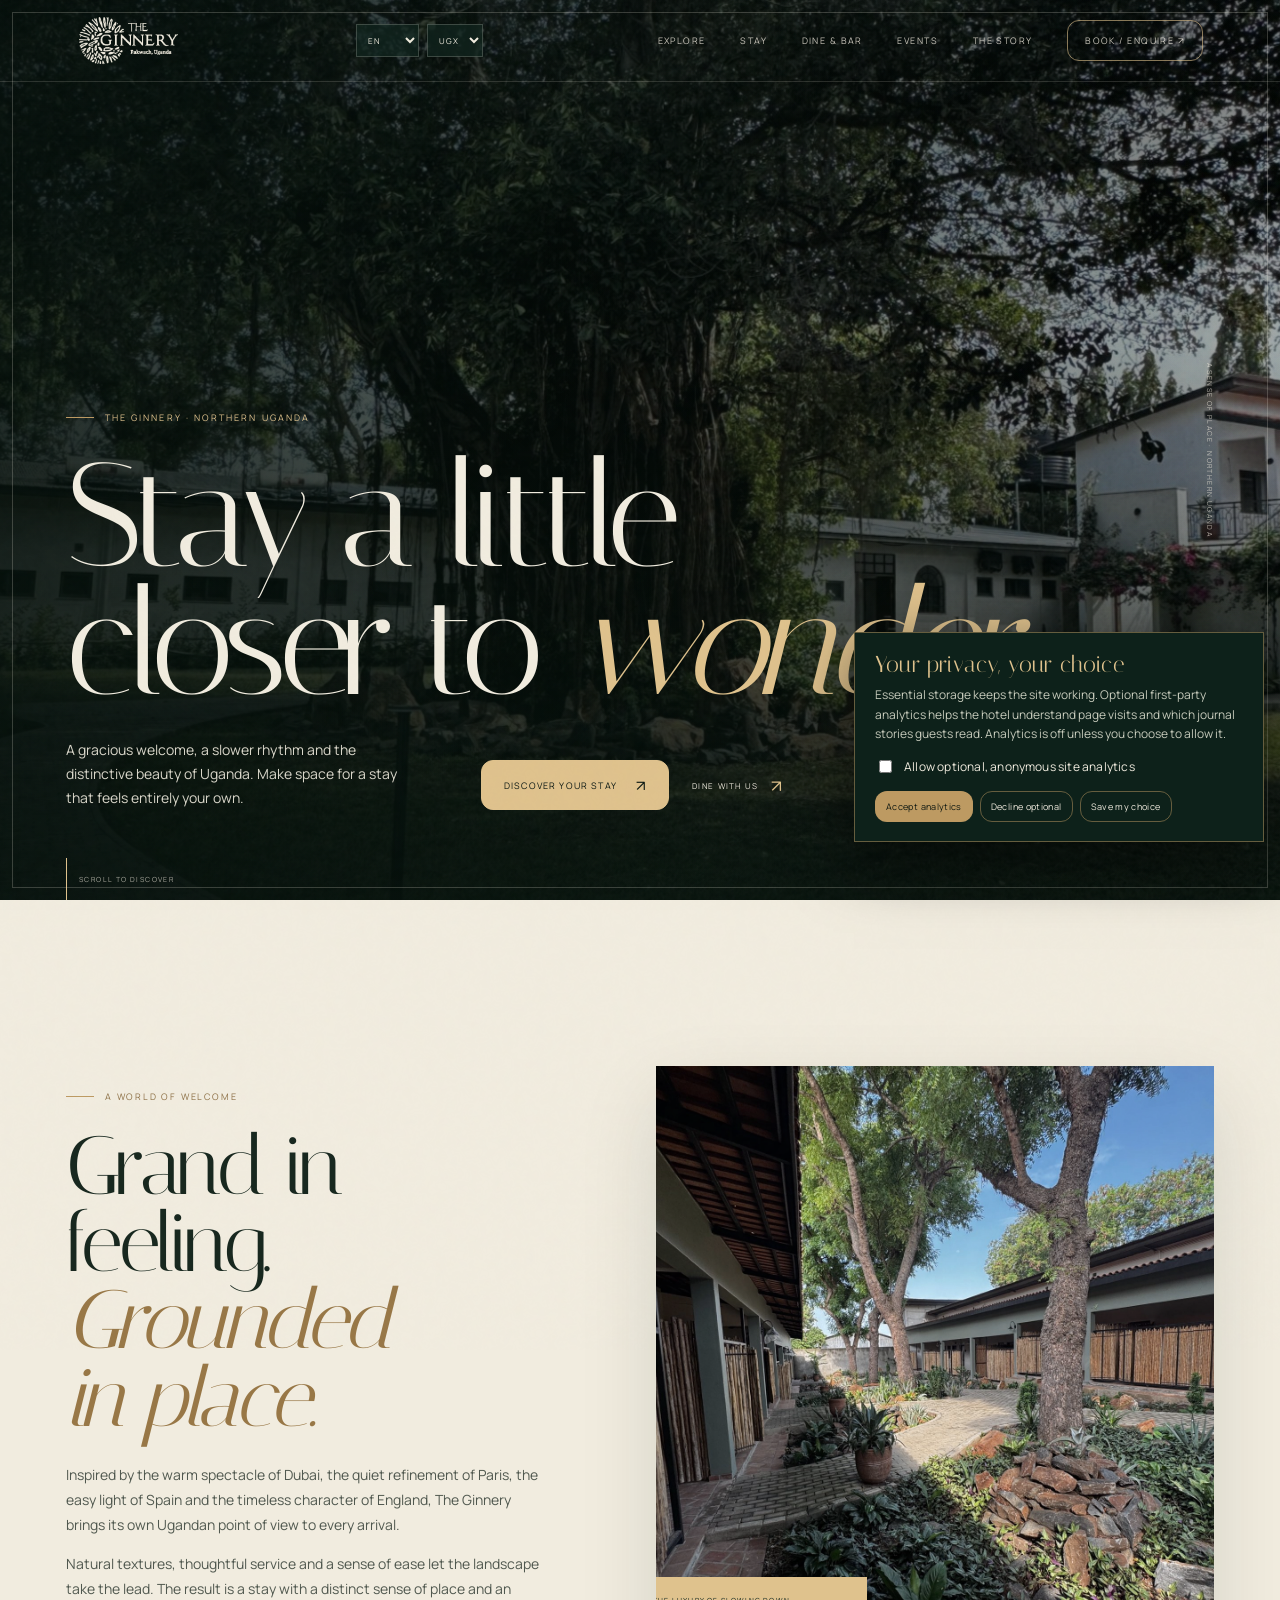
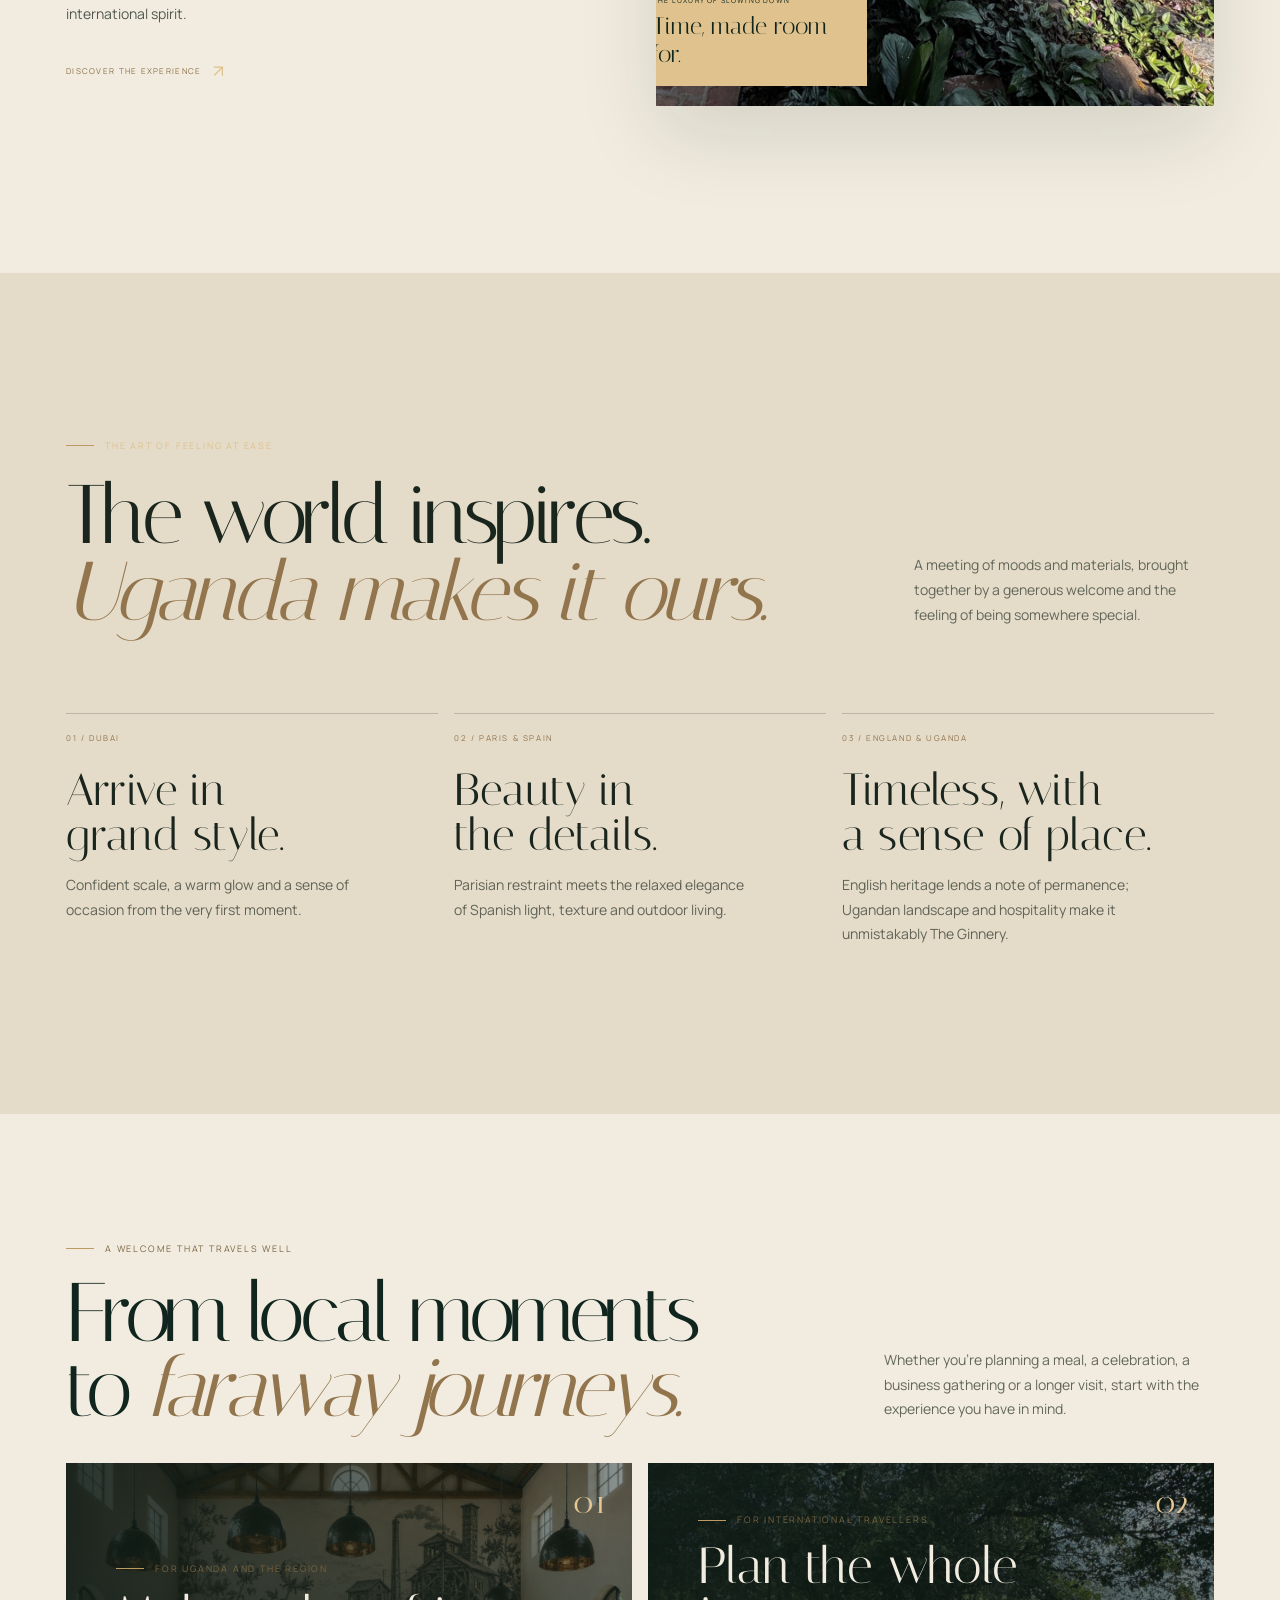
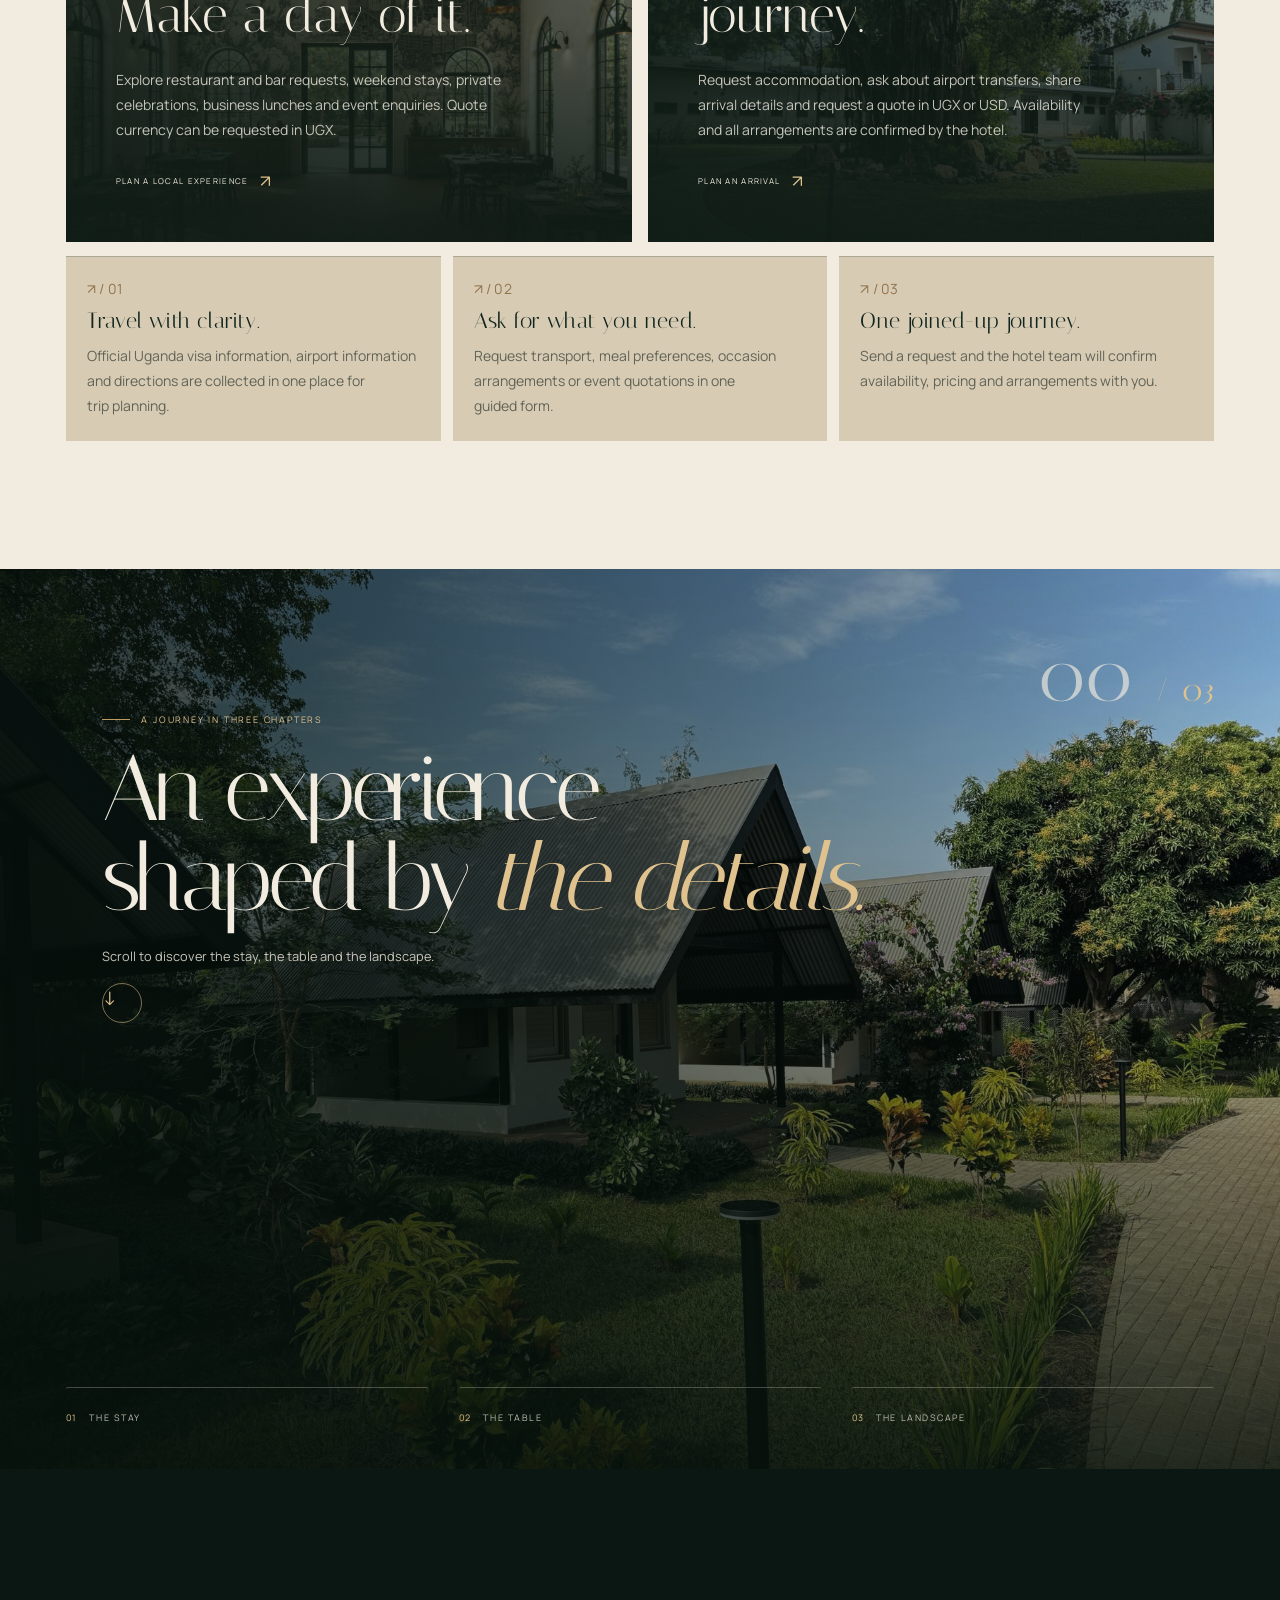
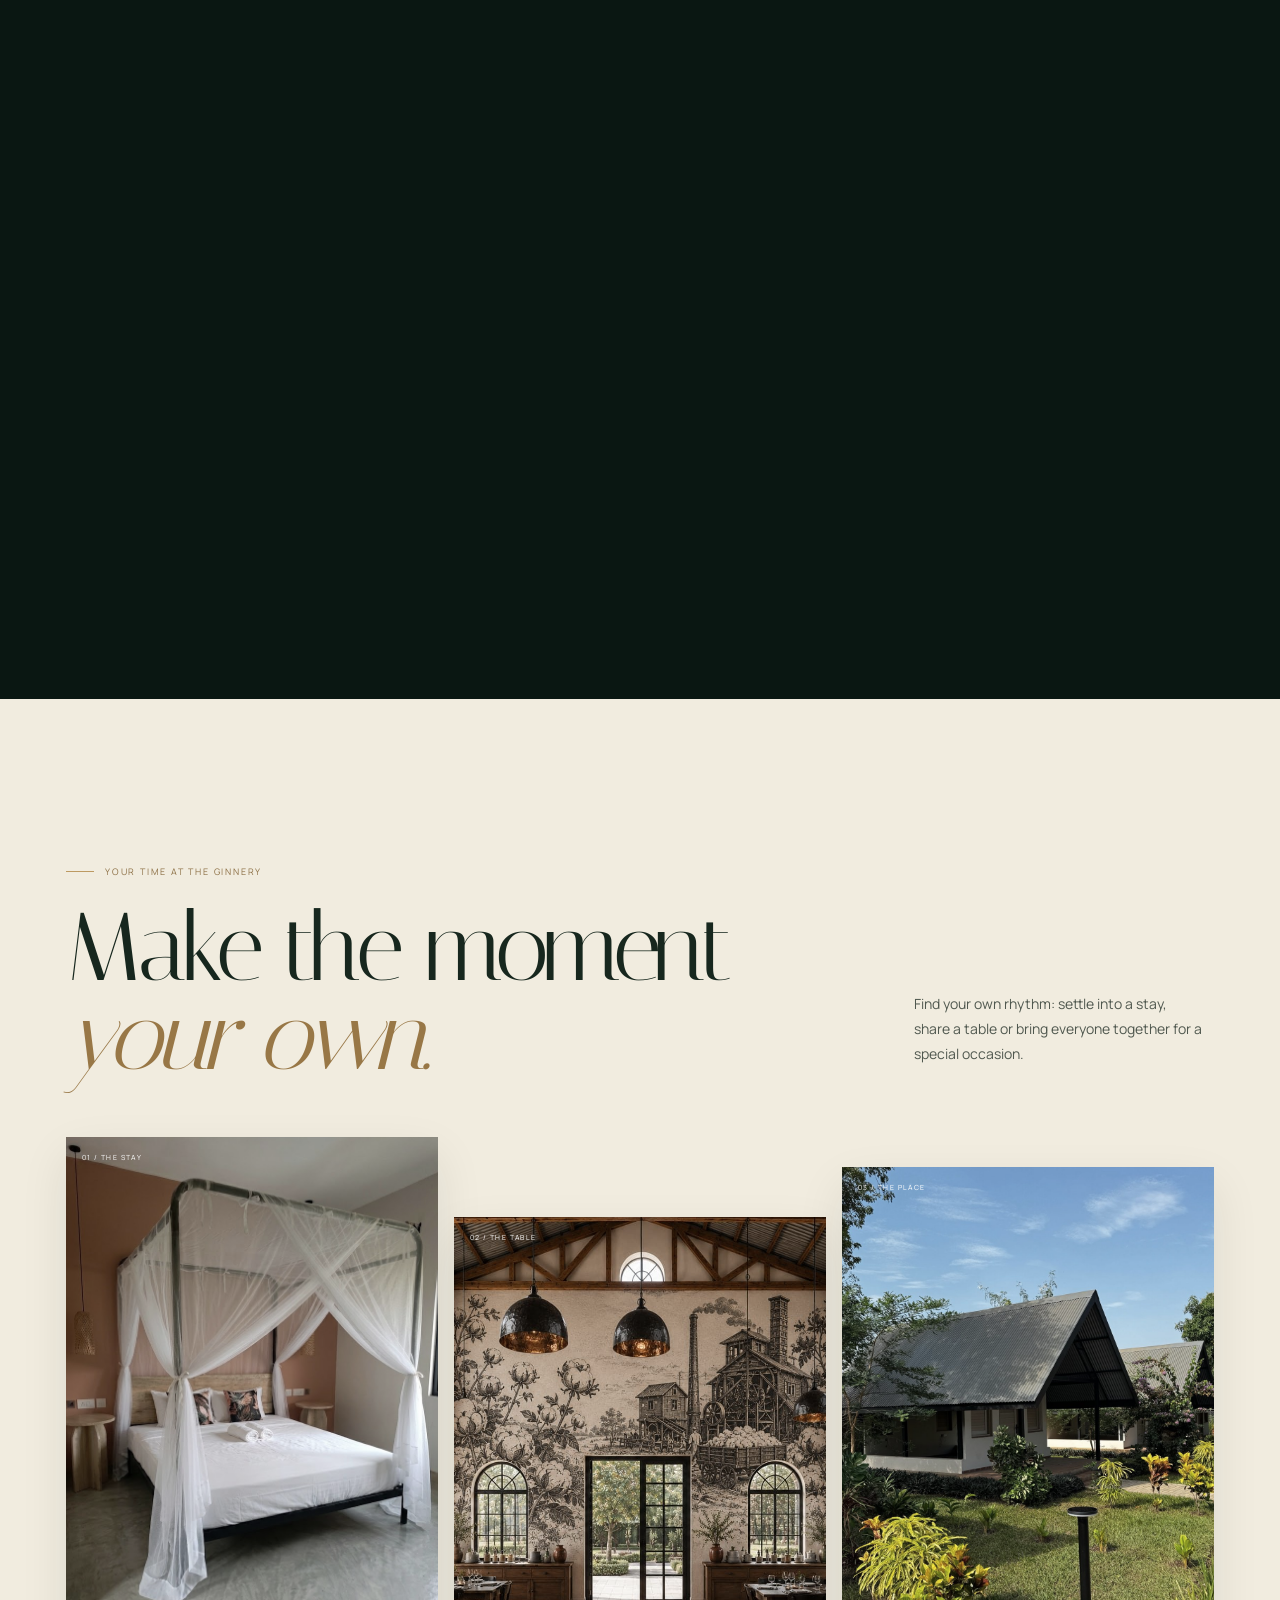
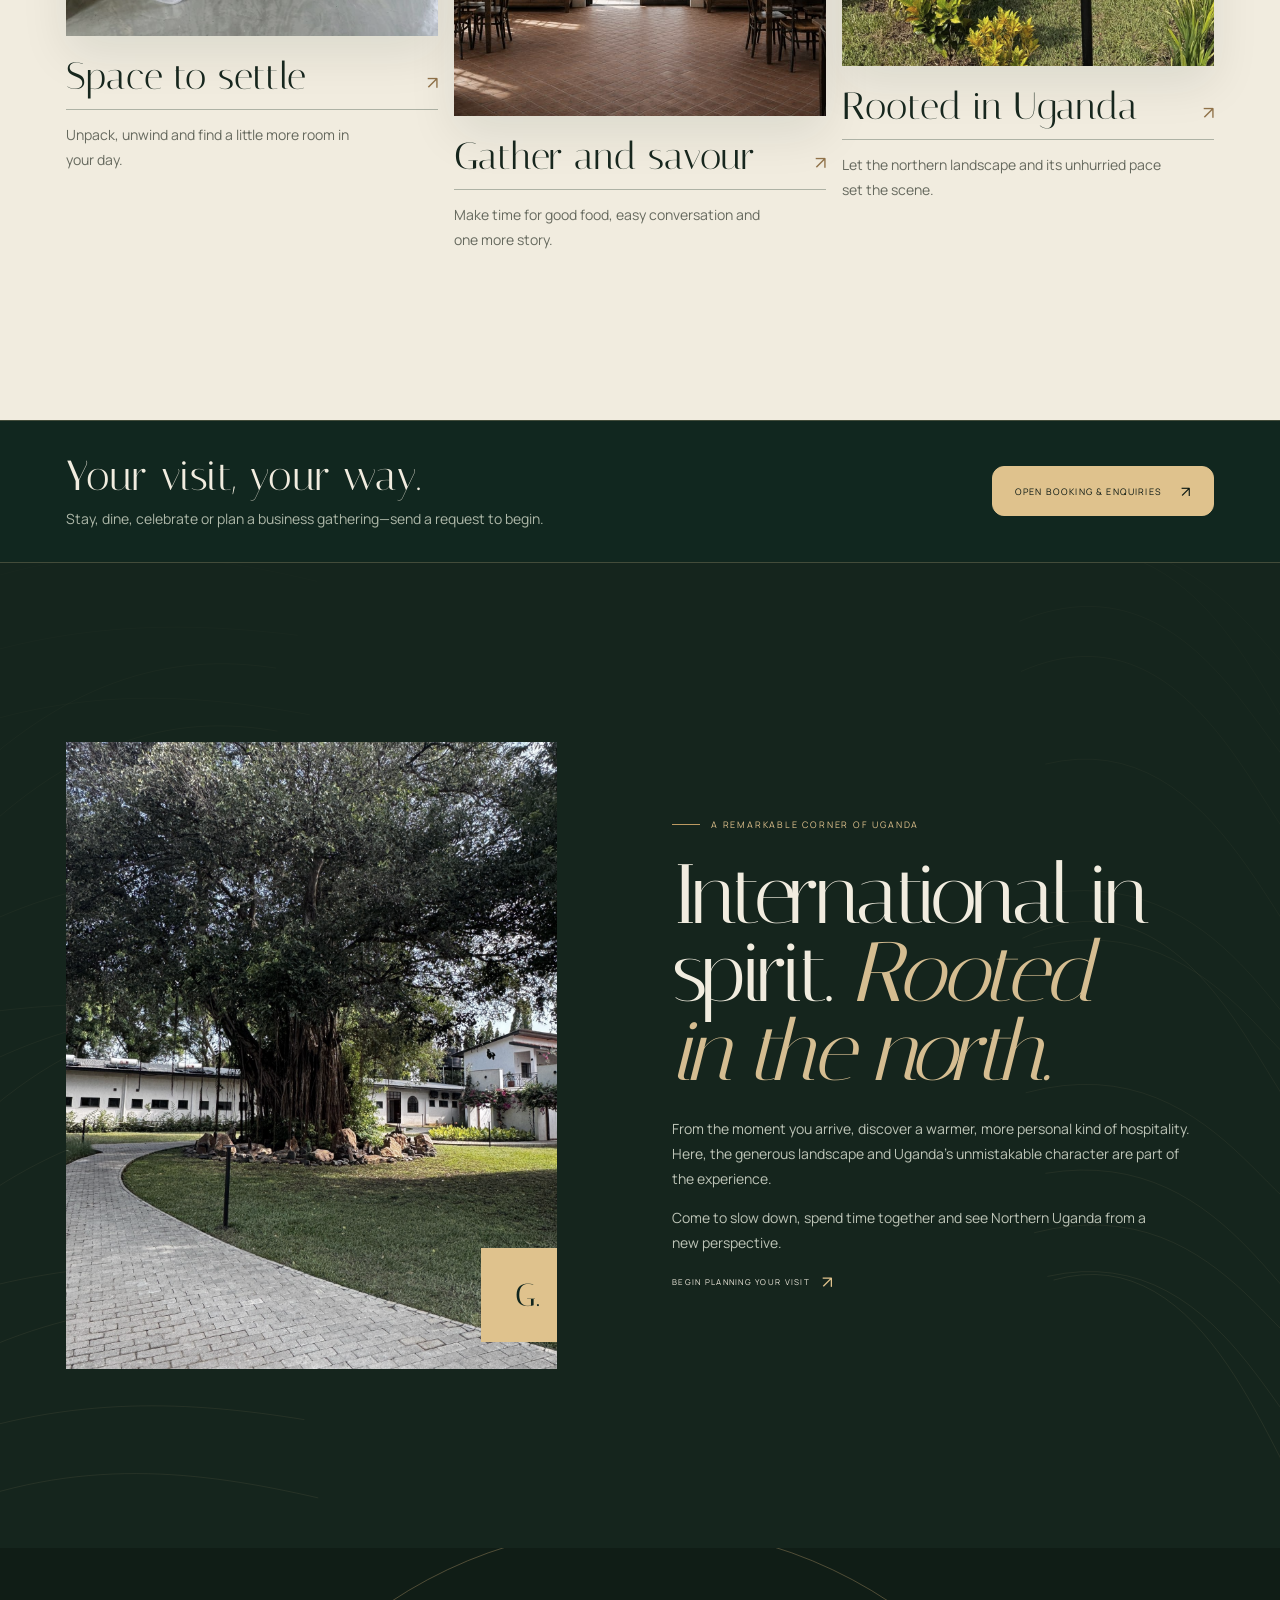
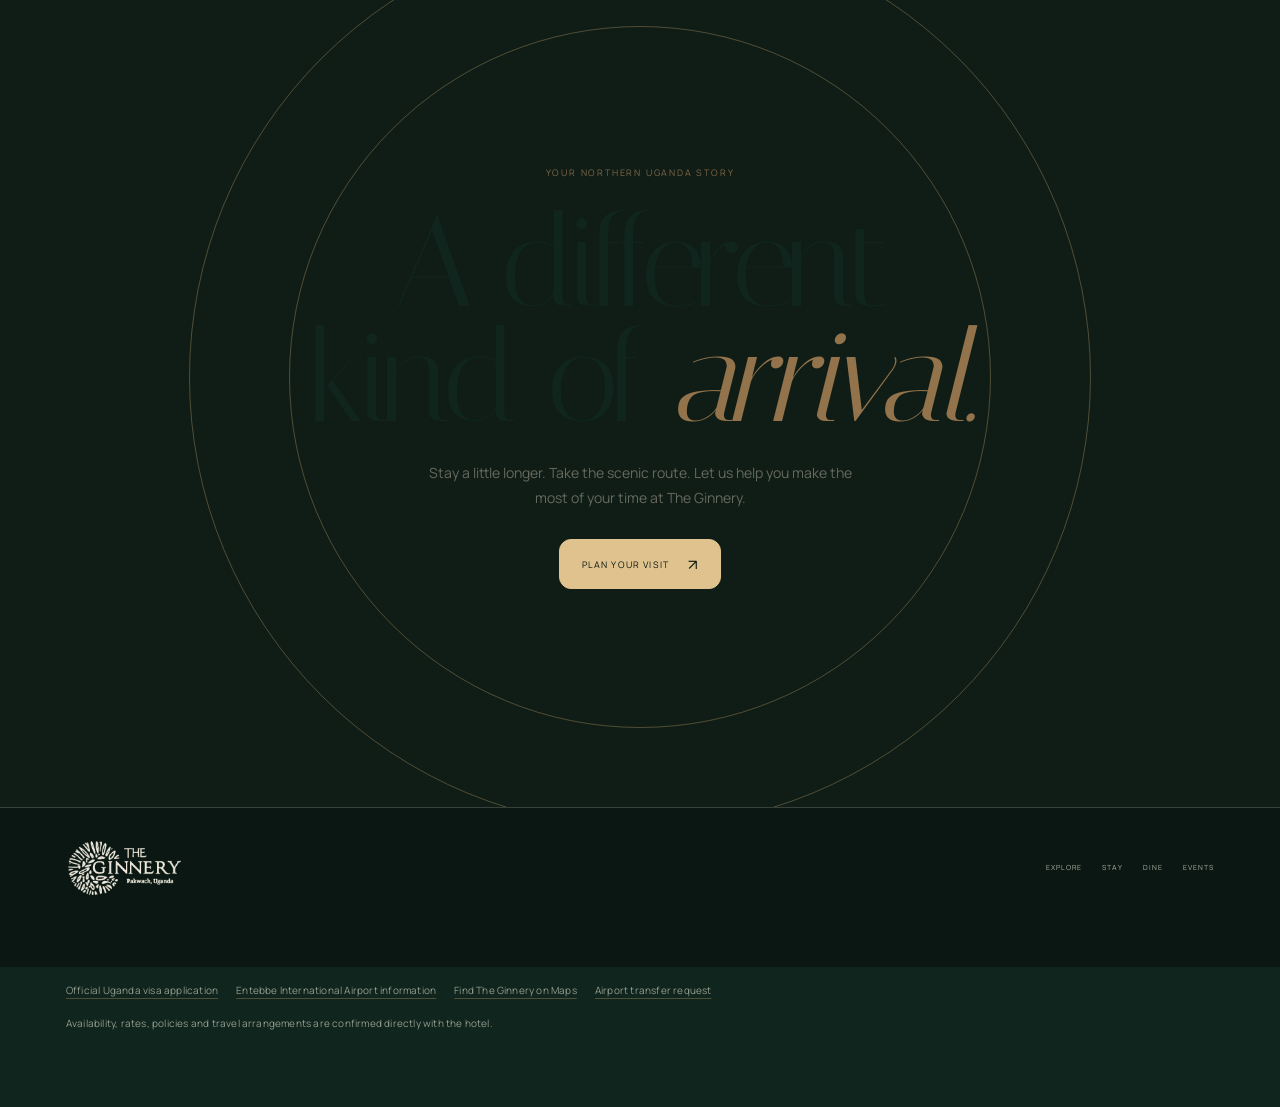
<file: index.html>
<!doctype html>
<html lang="en">
<head>
<meta charset="utf-8"><meta name="viewport" content="width=device-width, initial-scale=1"><meta name="theme-color" content="#10251e"><link rel="icon" type="image/png" sizes="192x192" href="ginnery-logo.png?v=20261105"><link rel="apple-touch-icon" href="ginnery-logo.png?v=20261105">
<meta name="description" content="A refined Northern Uganda retreat for considered stays, dining and celebrations.">
<meta property="og:title" content="The Ginnery — A world apart, in Northern Uganda">
<meta property="og:description" content="Discover considered stays, dining, celebrations and the character of Northern Uganda at The Ginnery.">
<meta property="og:type" content="website">
<!-- DEPLOY STEP: set canonical and og:url to the owner-approved live URL before publication; replace temporary editorial imagery with approved property photography. -->
<link rel="icon" type="image/svg+xml" href="data:image/svg+xml,%3Csvg xmlns='http://www.w3.org/2000/svg' viewBox='0 0 64 64'%3E%3Crect width='64' height='64' fill='%230a1712'/%3E%3Cpath d='M32 7 57 32 32 57 7 32Z' fill='none' stroke='%23dfc28d' stroke-width='2'/%3E%3Ctext x='32' y='41' font-family='Georgia' font-size='28' text-anchor='middle' fill='%23dfc28d'%3EG%3C/text%3E%3C/svg%3E">
<title>The Ginnery — A world apart, in Northern Uganda</title>
<script type="application/ld+json">{"@context":"https://schema.org","@type":"Hotel","name":"The Ginnery","address":{"@type":"PostalAddress","addressLocality":"Pakwach","addressCountry":"UG"},"hasMap":"https://share.google/zdvh6k8NMUoVsR0FK","logo":"ginnery-logo.png"}</script>
<link rel="preconnect" href="https://fonts.googleapis.com"><link rel="preconnect" href="https://fonts.gstatic.com" crossorigin>
<link href="https://fonts.googleapis.com/css2?family=DM+Sans:wght@400;500;600&family=Italiana&family=Manrope:wght@300;400;500;600&display=swap" rel="stylesheet">
<link href="https://fonts.googleapis.com/css2?family=Noto+Sans+SC:wght@400;500;600&family=Noto+Sans+KR:wght@400;500;600&family=Noto+Sans+Devanagari:wght@400;500;600&display=swap" rel="stylesheet"><script src="site-i18n.js?v=20261113"></script>
<style>
:root{--forest:#10251e;--forest2:#18342a;--night:#0a1712;--cream:#f1ecdf;--paper:#e5ddcb;--sand:#d3bd94;--gold:#bd9a62;--gold2:#dfc28d;--muted:#aab0a2;--line:rgba(241,236,223,.2);--serif:'Italiana',Georgia,serif;--sans:'Manrope','DM Sans',Arial,sans-serif;--pad:clamp(22px,5.15vw,84px);--ease:cubic-bezier(.22,.72,.15,1)}*{box-sizing:border-box}html:lang(zh) body{font-family:"Noto Sans SC",var(--sans)}html:lang(ko) body{font-family:"Noto Sans KR",var(--sans)}html:lang(hi) body{font-family:"Noto Sans Devanagari",var(--sans)}html{scroll-behavior:smooth;scroll-padding-top:82px}body{margin:0;background:var(--forest);color:var(--cream);font-family:var(--sans);font-size:13px;letter-spacing:.015em;overflow-x:hidden}body.no-scroll{overflow:hidden}a{color:inherit;text-decoration:none}button,input,select,textarea{font:inherit}button{color:inherit}img{display:block;max-width:100%}::selection{background:var(--gold2);color:var(--night)}.grain{position:fixed;inset:-50%;height:200%;width:200%;pointer-events:none;z-index:90;opacity:.035;background-image:url("data:image/svg+xml,%3Csvg viewBox='0 0 180 180' xmlns='http://www.w3.org/2000/svg'%3E%3Cfilter id='n'%3E%3CfeTurbulence type='fractalNoise' baseFrequency='.9' numOctaves='3' stitchTiles='stitch'/%3E%3C/filter%3E%3Crect width='100%25' height='100%25' filter='url(%23n)' opacity='.55'/%3E%3C/svg%3E");animation:grain .25s steps(2) infinite}@keyframes grain{0%{transform:translate(0,0)}25%{transform:translate(1%,-1%)}50%{transform:translate(-1%,1%)}75%{transform:translate(1%,1%)}100%{transform:translate(-1%,-1%)}}.scroll-progress{height:2px;position:fixed;z-index:120;inset:0 auto auto 0;width:0;background:var(--gold2);box-shadow:0 0 14px #dfc28d55}.preloader{position:fixed;inset:0;z-index:200;background:var(--night);display:grid;place-items:center;transition:transform 1.1s var(--ease),visibility 1.1s}.preloader.done{transform:translateY(-101%);visibility:hidden}.load-inner{text-align:center}.load-logo{display:block;width:min(240px,72vw);height:auto;max-height:120px;object-fit:contain;margin:0 auto 18px;animation:signFloat 1.5s ease-in-out infinite alternate}.load-sign{width:48px;height:48px;margin:0 auto 22px;border:1px solid var(--gold);display:grid;place-items:center;transform:rotate(45deg);color:var(--gold2);font:28px var(--serif);animation:signFloat 1.5s ease-in-out infinite alternate}.load-sign span{transform:rotate(-45deg)}.load-word{font:clamp(25px,4vw,40px) var(--serif);letter-spacing:.25em;margin-left:.25em}.load-sub{font-size:7px;letter-spacing:.26em;text-transform:uppercase;color:#b7b4a8;margin-top:12px}.load-track{height:1px;width:160px;background:#475247;margin:22px auto 0;overflow:hidden}.load-track i{display:block;width:0;height:100%;background:var(--gold2);animation:load 1.35s var(--ease) forwards}@keyframes load{to{width:100%}}@keyframes signFloat{to{transform:rotate(45deg) translateY(-4px)}}
.header{height:82px;position:absolute;z-index:70;top:0;left:0;right:0;padding:0 var(--pad);display:flex;align-items:center;justify-content:space-between;border-bottom:1px solid #f1ecdf27;animation:headIn .9s .4s both var(--ease)}@keyframes headIn{from{opacity:0;transform:translateY(-20px)}to{opacity:1;transform:translateY(0)}}.brand{display:flex;align-items:center;gap:13px}.brand-logo{display:block;height:clamp(43px,4vw,58px);width:auto;max-width:160px;object-fit:contain}.brand-mark{width:29px;height:29px;display:grid;place-items:center;transform:rotate(45deg);border:1px solid var(--gold);color:var(--gold2);font:18px var(--serif)}.brand-mark span{transform:rotate(-45deg)}.brand-type{font-size:9px;letter-spacing:.27em;line-height:1.7;white-space:nowrap}.brand-type small{display:block;font-size:7px;letter-spacing:.2em;color:#c7c5b7}.nav{display:flex;align-items:center;gap:clamp(18px,3vw,44px);font-size:8px;text-transform:uppercase;letter-spacing:.15em;color:#f1ecdfd1}.nav a:not(.nav-cta){position:relative;padding:9px 0}.nav a:not(.nav-cta):after{content:"";position:absolute;left:0;bottom:2px;height:1px;width:0;background:var(--gold2);transition:width .3s var(--ease)}.nav a:hover:after{width:100%}.nav-cta{border:1px solid #dfc28d99;padding:13px 17px;transition:background .3s,color .3s}.nav-cta:hover{background:var(--gold2);color:var(--night)}.menu-toggle{display:none;background:transparent;border:0;font-size:9px;letter-spacing:.15em;text-transform:uppercase;cursor:pointer}
.hero{min-height:720px;height:100svh;max-height:1100px;display:flex;align-items:flex-end;padding:0 var(--pad) clamp(77px,10vh,112px);position:relative;isolation:isolate;overflow:hidden;background:#172c22}.hero:after{content:"";position:absolute;inset:12px;z-index:-1;border:1px solid #f1ecdf36;clip-path:inset(0 0 100% 0);animation:drawFrame 1.5s 1s var(--ease) forwards;pointer-events:none}@keyframes drawFrame{to{clip-path:inset(0)}}.hero-image{position:absolute;inset:-4%;z-index:-3;background-size:cover;background-position:center;filter:saturate(.74) brightness(.72);transform:scale(1.13);will-change:transform}.hero-image.a{background-image:url('approved-fig-tree-drive.jpg');animation:heroZoom 15s var(--ease) forwards,heroFade 24s 0s infinite}.hero-image.b{background-image:url('approved-garden-walkway.jpg');opacity:0;animation:heroZoom 15s var(--ease) forwards,heroFade 24s 8s infinite}.hero-image.c{background-image:url('approved-pool-terrace.jpg');opacity:0;animation:heroZoom 15s var(--ease) forwards,heroFade 24s 16s infinite}.hero-shade{position:absolute;inset:0;z-index:-2;background:linear-gradient(90deg,#0a1712c9 0%,#0a171278 48%,#0a171212 100%),linear-gradient(0deg,#0a1712c9 0%,transparent 52%,#0a17124d 100%)}@keyframes heroZoom{to{transform:scale(1.015)}}@keyframes heroFade{0%,29%{opacity:0}34%,62%{opacity:1}68%,100%{opacity:0}}.hero-content{max-width:1130px;width:100%;padding-top:145px;position:relative}.eyebrow{display:flex;align-items:center;gap:11px;font-size:8px;letter-spacing:.25em;text-transform:uppercase;color:var(--gold2)}.eyebrow:before{content:"";display:inline-block;width:28px;height:1px;background:var(--gold)}.hero-kicker{opacity:0;transform:translateY(14px);animation:rise .8s .85s var(--ease) forwards}.hero h1{font:clamp(75px,12.1vw,165px)/.8 var(--serif);font-weight:400;letter-spacing:-.055em;margin:28px 0 30px;max-width:1040px}.hero h1 .line{display:block;overflow:hidden;padding-bottom:.12em;margin-bottom:-.12em}.hero h1 .line span{display:block;transform:translateY(120%);animation:wordUp 1.15s .95s var(--ease) forwards}.hero h1 .line:nth-child(2) span{animation-delay:1.13s}.hero h1 em{color:var(--gold2);font-weight:400}.hero-bottom{display:flex;align-items:flex-end;gap:clamp(25px,5vw,72px);opacity:0;transform:translateY(16px);animation:rise .9s 1.55s var(--ease) forwards}.hero-description{font-size:10px;line-height:1.95;color:#f1ecdfd4;max-width:300px;margin:0}.actions{display:flex;align-items:center;flex-wrap:wrap;gap:23px}.button{min-height:48px;padding:0 20px;display:inline-flex;align-items:center;justify-content:center;gap:19px;background:var(--gold2);border:1px solid var(--gold2);color:var(--night);font-size:8px;text-transform:uppercase;letter-spacing:.15em;transition:background .3s,color .3s,transform .3s,gap .3s;cursor:pointer}.button:hover{background:transparent;color:var(--cream);gap:27px;transform:translateY(-2px)}.button span{font-size:15px}.text-link{display:inline-flex;align-items:center;gap:12px;font-size:8px;letter-spacing:.16em;text-transform:uppercase}.text-link span{font-size:17px;color:var(--gold2);transition:transform .3s}.text-link:hover span{transform:translate(4px,-4px)}@keyframes rise{to{opacity:1;transform:translateY(0)}}@keyframes wordUp{to{transform:translateY(0)}}.hero-side{position:absolute;right:var(--pad);top:50%;writing-mode:vertical-rl;transform:translateY(-50%);font-size:7px;letter-spacing:.2em;text-transform:uppercase;color:#f1ecdfab}.hero-bottomline{position:absolute;bottom:0;left:var(--pad);display:flex;align-items:center;gap:12px;font-size:7px;letter-spacing:.2em;text-transform:uppercase;color:#f1ecdfad}.hero-bottomline b{width:1px;height:42px;display:block;background:var(--gold2);transform-origin:top;animation:scrollPulse 1.8s ease-in-out infinite}@keyframes scrollPulse{0%,100%{transform:scaleY(.4);opacity:.45}50%{transform:scaleY(1);opacity:1}}
.section{padding:clamp(94px,13vw,175px) var(--pad)}.intro{background:var(--paper);color:var(--forest);display:grid;grid-template-columns:.92fr 1.08fr;gap:clamp(50px,9vw,140px);align-items:center}.intro .eyebrow,.light-section .eyebrow{color:#806746}.display{font:clamp(47px,6.5vw,91px)/.93 var(--serif);font-weight:400;letter-spacing:-.043em;margin:24px 0 26px}.display em{font-weight:400;color:#92734b}.body-copy{font-size:11px;line-height:2.1;color:#686b60;max-width:425px}.intro .text-link{margin-top:19px;color:var(--forest)}.image-curtain{position:relative;overflow:hidden;background:#38483a;isolation:isolate}.image-curtain img{width:100%;height:100%;object-fit:cover;transform:scale(1.12);transition:transform 1.5s var(--ease);filter:saturate(.8)}.image-curtain.is-visible img{transform:scale(1)}.image-curtain:after{content:"";position:absolute;inset:0;background:var(--paper);transform:scaleX(1);transform-origin:right;transition:transform 1.2s var(--ease);z-index:2}.image-curtain.is-visible:after{transform:scaleX(0)}.intro-image{height:clamp(400px,50vw,660px)}.image-caption{position:absolute;z-index:4;bottom:20px;left:-24px;max-width:235px;padding:18px 21px;background:var(--gold2);color:var(--forest);font-size:7px;letter-spacing:.17em;text-transform:uppercase;line-height:1.85}.image-caption strong{display:block;font:24px var(--serif);letter-spacing:0;text-transform:none;font-weight:400;margin-top:4px}.intro-ghost{position:absolute;bottom:-35px;right:0;font:clamp(90px,12vw,160px)/1 var(--serif);color:#c4b18d;z-index:-1}
.philosophy{background:#142b21}.philosophy-top{display:flex;justify-content:space-between;gap:40px;align-items:flex-end;margin-bottom:clamp(46px,7vw,82px)}.philosophy-top .display{max-width:760px;margin-bottom:0}.philosophy-top .body-copy{color:#b4b8a9;max-width:300px;margin-bottom:4px}.philosophy-grid{display:grid;grid-template-columns:repeat(3,1fr);gap:16px}.philosophy-card{border-top:1px solid var(--line);padding-top:18px;transition:transform .5s var(--ease)}.philosophy-card:hover{transform:translateY(-6px)}.philosophy-number{font-size:8px;letter-spacing:.2em;color:var(--gold2)}.philosophy-card h3{font:clamp(29px,3.5vw,48px)/1 var(--serif);font-weight:400;margin:25px 0 15px}.philosophy-card p{font-size:10px;color:#aeb5a6;line-height:1.95;max-width:300px;margin:0}
/* Full-screen scroll-led chapters */.cinematic-run{height:290vh;background:var(--night);position:relative}.run-sticky{position:sticky;top:0;height:100svh;min-height:620px;overflow:hidden;isolation:isolate}.run-track{height:100%;width:300%;display:flex;transform:translate3d(0,0,0);will-change:transform}.run-slide{height:100%;flex:0 0 33.333333%;position:relative;overflow:hidden;isolation:isolate;background:#263c2f}.run-slide:before{content:"";position:absolute;inset:-3%;z-index:-2;background-image:var(--slide-image);background-size:cover;background-position:center;transform:scale(1.07);filter:saturate(.7);transition:transform 1.2s var(--ease)}.run-slide:after{content:"";position:absolute;inset:0;z-index:-1;background:linear-gradient(90deg,#09140fc7,#09140f2b 80%),linear-gradient(0deg,#09140fc9,transparent 62%)}.run-slide:nth-child(1){--slide-image:url('approved-safari-tents.jpg')}.run-slide:nth-child(2){--slide-image:url('approved-luxury-room-bed.jpg')}.run-slide:nth-child(3){--slide-image:url('approved-restaurant-mural.jpg')}.run-lead{position:absolute;z-index:3;top:clamp(105px,13vh,150px);left:var(--pad);max-width:700px}.run-lead .display{font-size:clamp(49px,7.3vw,98px);margin:18px 0 0}.run-lead .display em{color:var(--gold2)}.run-copy{position:absolute;z-index:3;left:var(--pad);bottom:clamp(85px,11vh,125px);max-width:490px;opacity:.25;transform:translateY(24px);transition:opacity .7s,transform .7s var(--ease)}.run-slide.active .run-copy{opacity:1;transform:translateY(0)}.run-copy small{font-size:8px;letter-spacing:.2em;text-transform:uppercase;color:var(--gold2)}.run-copy h3{font:clamp(55px,9vw,118px)/.83 var(--serif);font-weight:400;letter-spacing:-.04em;margin:18px 0}.run-copy h3 em{color:var(--gold2)}.run-copy p{font-size:10px;line-height:1.95;color:#f1ecdfd1;max-width:320px}.run-index{position:absolute;right:var(--pad);top:50%;z-index:5;transform:translateY(-50%);font:clamp(40px,6vw,74px) var(--serif);color:#f1ecdfa8}.run-controls{position:absolute;z-index:6;left:var(--pad);right:var(--pad);bottom:25px;display:grid;grid-template-columns:repeat(3,1fr);gap:8px}.run-controls button{position:relative;padding:12px 0 0;background:transparent;border:0;border-top:1px solid #f1ecdf43;text-align:left;font-size:8px;text-transform:uppercase;letter-spacing:.15em;color:#bcbcaf;cursor:pointer}.run-controls button:before{content:"";position:absolute;left:0;top:-1px;height:2px;width:0;background:var(--gold2);transition:width .4s}.run-controls button.active{border-color:#f1ecdf9a;color:var(--cream)}.run-controls button.active:before{width:100%}.run-controls span{color:var(--gold2);margin-right:8px}
/* Editorial discovery */.discovery{background:var(--paper);color:var(--forest)}.discovery-head{display:flex;align-items:flex-end;justify-content:space-between;gap:35px;margin-bottom:56px}.discovery-head .display{font-size:clamp(54px,7.5vw,102px);margin-bottom:0}.discovery-head .body-copy{max-width:300px}.discovery-head .eyebrow{color:#806746}.cards{display:grid;grid-template-columns:1fr 1fr 1fr;gap:16px;align-items:start}.stay-card:nth-child(2){margin-top:80px}.stay-card:nth-child(3){margin-top:30px}.stay-photo{height:clamp(290px,39vw,510px);position:relative;overflow:hidden;background:#a5a18b}.stay-photo img{width:100%;height:100%;object-fit:cover;filter:saturate(.77);transition:transform 1.2s var(--ease),filter 1.2s}.stay-card:hover .stay-photo img{transform:scale(1.055);filter:saturate(1)}.stay-photo:after{content:"";position:absolute;inset:0;border:1px solid transparent;transition:inset .5s,border-color .5s}.stay-card:hover .stay-photo:after{inset:12px;border-color:#ffffff9c}.stay-tag{position:absolute;top:16px;left:16px;font-size:7px;letter-spacing:.2em;text-transform:uppercase;color:white}.stay-title{display:flex;align-items:baseline;justify-content:space-between;border-bottom:1px solid #142b214d;padding:19px 0 12px;gap:14px}.stay-title h3{font:clamp(25px,3vw,37px) var(--serif);font-weight:400;margin:0}.stay-title span{font-size:18px;color:#91734a;transition:transform .3s}.stay-card:hover .stay-title span{transform:translate(4px,-4px)}.stay-card p{font-size:10px;line-height:1.95;color:#66695e;max-width:330px;margin:13px 0 0}
.rooted{display:grid;grid-template-columns:.95fr 1.05fr;gap:clamp(50px,9vw,140px);align-items:center;background:var(--forest);padding:clamp(100px,14vw,180px) var(--pad)}.rooted-photo{height:clamp(390px,49vw,640px);position:relative}.rooted-photo img{width:100%;height:100%;object-fit:cover;filter:saturate(.7);transform:scale(1.1);transition:transform 1.5s var(--ease)}.rooted-photo.is-visible img{transform:scale(1)}.rooted-photo:after{content:"";position:absolute;inset:12px;border:1px solid #f1ecdf62;clip-path:inset(100% 0 0 0);transition:clip-path 1.2s .2s var(--ease)}.rooted-photo.is-visible:after{clip-path:inset(0)}.rooted-stamp{position:absolute;bottom:27px;right:-18px;width:94px;height:94px;background:var(--gold2);color:var(--forest);display:grid;place-items:center;font:32px var(--serif);z-index:2}.rooted-copy .display{font-size:clamp(48px,6.6vw,90px)}.rooted-copy .display em{color:var(--gold2)}.rooted-copy p{font-size:10px;line-height:2.05;color:#b5b9ac;max-width:435px}
.cta-section{position:relative;overflow:hidden;isolation:isolate;background:#dacfba;color:var(--forest);text-align:center;min-height:600px;padding:clamp(120px,17vw,220px) var(--pad);display:flex;flex-direction:column;align-items:center;justify-content:center}.cta-section:before,.cta-section:after{content:"";position:absolute;z-index:-1;top:50%;left:50%;width:min(72vw,900px);aspect-ratio:1;border:1px solid #b99c6e60;border-radius:50%;transform:translate(-50%,-50%) scale(.8);transition:transform 1.5s var(--ease)}.cta-section:after{width:min(56vw,700px);transition-delay:.1s}.cta-section.is-visible:before,.cta-section.is-visible:after{transform:translate(-50%,-50%) scale(1)}.cta-section .eyebrow{color:#806746}.cta-section .eyebrow:before{display:none}.cta-section .display{font-size:clamp(61px,10vw,134px);max-width:1060px;margin:26px 0}.cta-section .display em{color:#92734b}.cta-section p{font-size:10px;line-height:1.95;color:#66695e;max-width:430px;margin:0 auto 28px}
.footer{padding:31px var(--pad) 70px;display:flex;align-items:center;justify-content:space-between;gap:20px;flex-wrap:wrap;border-top:1px solid var(--line);background:var(--night);color:#aab0a2;font-size:7px;text-transform:uppercase;letter-spacing:.15em}.footer-brand{font:23px var(--serif);letter-spacing:.23em;color:var(--cream)}.footer-brand img{display:block;height:58px;width:auto;max-width:155px;object-fit:contain}.footer-links{display:flex;gap:20px}.footer a:hover{color:var(--gold2)}
/* enquiry drawer */.enquiry-dialog{border:0;padding:0;color:var(--cream);background:var(--forest);width:min(600px,calc(100% - 24px));max-height:calc(100% - 24px);box-shadow:0 22px 80px #0008}.enquiry-dialog::backdrop{background:#050b08c9;backdrop-filter:blur(8px)}.dialog-inner{padding:clamp(26px,5vw,50px);position:relative}.dialog-close{position:absolute;right:18px;top:18px;background:transparent;border:1px solid var(--line);width:36px;height:36px;cursor:pointer}.dialog-inner h2{font:clamp(45px,7vw,72px)/.9 var(--serif);font-weight:400;margin:20px 40px 18px 0}.dialog-inner p{font-size:10px;color:#b7bdaf;line-height:1.9;max-width:400px}.enquiry-form{display:grid;grid-template-columns:1fr 1fr;gap:16px;margin-top:24px}.field{display:flex;flex-direction:column;gap:7px}.field.wide{grid-column:1/-1}.field label{font-size:7px;letter-spacing:.18em;text-transform:uppercase;color:var(--gold2)}.field input,.field select,.field textarea{min-width:0;border:0;border-bottom:1px solid #f1ecdf45;background:transparent;color:var(--cream);border-radius:0;outline:none;padding:11px 0;font-size:11px}.field select option{background:var(--forest);color:var(--cream)}.field input:focus,.field select:focus,.field textarea:focus{border-color:var(--gold2)}.form-note{font-size:8px!important;color:#9ca495!important;margin-top:14px}.form-success{display:none;padding:14px 16px;margin-top:17px;border-left:2px solid var(--gold2);background:#bd9a6219;color:var(--cream);font-size:10px;line-height:1.8}.form-success.show{display:block;animation:rise .3s both}
[data-reveal]{opacity:0;transform:translateY(30px);transition:opacity .9s var(--ease),transform .9s var(--ease);transition-delay:var(--delay,0ms)}[data-reveal].visible{opacity:1;transform:translateY(0)}
@media(max-width:900px){.header{height:74px}.nav{gap:16px}.nav a{font-size:7px}.nav-cta{padding:11px}.intro{gap:50px}.philosophy-top{display:block}.philosophy-top .body-copy{margin-top:24px}.run-sticky{min-height:570px}.cards{gap:12px}.stay-photo{height:40vw}.rooted{gap:48px}}
@media(max-width:640px){:root{--pad:22px}.header{height:72px}.menu-toggle{display:block;position:relative;z-index:91}.nav{position:fixed;inset:0;z-index:90;background:#0a1712f7;backdrop-filter:blur(12px);display:flex;flex-direction:column;align-items:flex-start;justify-content:center;padding:16vw;gap:29px;opacity:0;visibility:hidden;transform:translateY(-8px);transition:opacity .35s,visibility .35s,transform .35s}.nav.open{opacity:1;visibility:visible;transform:translateY(0)}.nav a:not(.nav-cta){font:clamp(30px,8vw,42px) var(--serif);letter-spacing:0;text-transform:none}.nav .nav-cta{font:8px var(--sans);letter-spacing:.15em;padding:15px 19px}.hero{min-height:760px;height:100svh;max-height:980px;padding-bottom:100px}.hero-image{inset:-2%}.hero-shade{background:linear-gradient(90deg,#0a17128d,#0a171221),linear-gradient(0deg,#0a1712d9,transparent 75%)}.hero h1{font-size:clamp(65px,16vw,102px);margin:25px 0}.hero-bottom{display:block}.hero-description{margin-bottom:20px;max-width:285px}.hero-actions{gap:17px}.hero-side{display:none}.section{padding:94px var(--pad)}.intro{grid-template-columns:1fr;gap:50px}.display{font-size:clamp(52px,13.8vw,76px)}.intro-image{height:115vw;max-height:650px}.image-caption{left:-8px;bottom:22px}.philosophy-top{margin-bottom:36px}.philosophy-top .display{font-size:clamp(53px,13vw,76px)}.philosophy-grid{grid-template-columns:1fr;gap:26px}.philosophy-card{padding-top:16px}.philosophy-card h3{font-size:36px;margin:18px 0 10px}.cinematic-run{height:auto}.run-sticky{position:relative;top:auto;height:auto;min-height:0;overflow:visible}.run-track{width:100%;height:auto;display:block;transform:none!important}.run-slide{height:74svh;min-height:570px;width:100%;flex:none}.run-lead{left:var(--pad);top:46px;max-width:calc(100% - 44px)}.run-lead .display{font-size:clamp(48px,12vw,70px);margin-top:13px}.run-copy{left:var(--pad);right:var(--pad);bottom:51px;opacity:1;transform:none}.run-copy h3{font-size:clamp(60px,15vw,87px)}.run-index{right:var(--pad);top:28px;transform:none;font-size:41px}.run-controls{position:relative;left:auto;right:auto;bottom:auto;padding:13px var(--pad) 28px;background:var(--night)}.run-controls button{font-size:7px;line-height:1.6}.discovery-head{display:block;margin-bottom:38px}.discovery-head .display{font-size:clamp(56px,14vw,80px)}.discovery-head .body-copy{margin-top:24px}.cards{grid-template-columns:1fr;gap:36px}.stay-card:nth-child(2),.stay-card:nth-child(3){margin-top:0}.stay-photo{height:112vw;max-height:630px}.stay-title h3{font-size:32px}.rooted{grid-template-columns:1fr;gap:48px;padding:100px var(--pad)}.rooted-photo{height:115vw;max-height:650px;margin-right:12px}.rooted-stamp{width:79px;height:79px;right:-14px}.rooted-copy .display{font-size:clamp(54px,14vw,80px)}.cta-section{min-height:630px;padding:110px 22px}.cta-section .display{font-size:clamp(62px,16vw,94px)}.cta-section:before{width:112vw}.cta-section:after{width:90vw}.footer{flex-direction:column;align-items:flex-start;gap:19px;padding-bottom:82px}.footer-links{gap:16px;flex-wrap:wrap}.enquiry-form{grid-template-columns:1fr}.field.wide{grid-column:auto}.dialog-inner{padding:28px 22px}.dialog-inner h2{font-size:53px}}
@media(prefers-reduced-motion:reduce){*,*:before,*:after{animation-duration:.01ms!important;animation-iteration-count:1!important;transition-duration:.01ms!important;scroll-behavior:auto!important}.grain{display:none}[data-reveal]{opacity:1;transform:none}.image-curtain:after{display:none}}

/* guest planning + booking pathways */
.utility-tools{display:flex;align-items:center;gap:8px;margin-left:2px}.utility-tools select{border:1px solid var(--line);background:#10251ebf;color:var(--cream);padding:9px 7px;font:8px var(--sans);letter-spacing:.1em;outline:none}.utility-tools option{background:var(--forest);color:var(--cream)}
.guest-pathways{padding:clamp(82px,10vw,130px) var(--pad);background:#e5ddcb;color:#10251e}.guest-pathways .eyebrow{color:#7a6441}.guest-pathways-head{display:flex;justify-content:space-between;align-items:end;gap:28px;margin-bottom:38px}.guest-pathways-head h2{font:clamp(48px,6.5vw,88px)/.9 var(--serif);font-weight:400;letter-spacing:-.04em;margin:20px 0 0}.guest-pathways-head h2 em{color:#92744d}.guest-pathways-head p{max-width:330px;color:#62675a;font-size:10px;line-height:2;margin-bottom:3px}.guest-audience-grid{display:grid;grid-template-columns:1fr 1fr;gap:16px}.audience-card{min-height:305px;position:relative;overflow:hidden;padding:clamp(25px,4vw,50px);background:#182c22;color:#f1ecdf;isolation:isolate;display:flex;flex-direction:column;justify-content:flex-end}.audience-card:before{content:"";position:absolute;inset:0;z-index:-2;background:var(--aud-image) center/cover;opacity:.68;transform:scale(1.04);transition:transform 1.1s var(--ease)}.audience-card:after{content:"";position:absolute;inset:0;z-index:-1;background:linear-gradient(90deg,#101c16d9,#101c1640),linear-gradient(0deg,#101c16e8,transparent 85%)}.audience-card:hover:before{transform:scale(1.1)}.audience-card.local{--aud-image:url('approved-restaurant-mural.jpg')}.audience-card.international{--aud-image:url('approved-fig-tree-drive.jpg')}.audience-card .audience-index{position:absolute;right:25px;top:20px;font:32px var(--serif);color:#e5c796}.audience-card h3{font:clamp(34px,4vw,55px)/.95 var(--serif);font-weight:400;margin:15px 0}.audience-card p{max-width:395px;color:#e3e1d5d9;font-size:10px;line-height:1.9}.audience-card .text-link{margin-top:12px;width:max-content}.guest-support{display:grid;grid-template-columns:1fr 1fr 1fr;gap:12px;margin-top:14px}.support-chip{background:#d8cbb4;padding:20px 21px}.support-chip strong{display:block;font:22px var(--serif);font-weight:400;margin:10px 0}.support-chip p{margin:0;color:#606356;font-size:9px;line-height:1.8}.support-chip .support-icon{color:#92744d;font-size:14px}.booking-banner{padding:30px var(--pad);background:#11271f;color:#f1ecdf;display:flex;align-items:center;justify-content:space-between;gap:24px;border-top:1px solid #bd9a6225;border-bottom:1px solid #bd9a6225}.booking-banner h3{font:clamp(27px,3.4vw,42px) var(--serif);font-weight:400;margin:0 0 6px}.booking-banner p{font-size:9px;color:#aeb8a9;margin:0;line-height:1.8}.footer-legal{padding:14px var(--pad) 75px;background:var(--forest);color:#939c8e;font-size:8px;line-height:1.8}.footer-travel{display:flex;gap:18px;flex-wrap:wrap;margin-bottom:15px}.footer-travel a{text-decoration:underline;text-decoration-color:#bd9a6259;text-underline-offset:4px}.nav-cta{display:flex;align-items:center;gap:9px}
@media(max-width:900px){.utility-tools select{padding:8px 5px}.guest-pathways-head{display:block}.guest-pathways-head p{margin-top:18px}.guest-support{grid-template-columns:1fr 1fr}}
@media(max-width:640px){.utility-tools{position:fixed;right:20px;top:17px;z-index:75;margin-right:76px}.utility-tools select{font-size:8px;padding:8px 5px;background:#0a1712}.guest-audience-grid,.guest-support{grid-template-columns:1fr}.audience-card{min-height:300px}.booking-banner{align-items:flex-start;flex-direction:column}.booking-banner .button{width:100%}.guest-pathways-head h2{font-size:clamp(48px,13vw,70px)}}

</style><link rel="stylesheet" href="ginnery-polish.css">
<link rel="stylesheet" href="fx.css">
<style>
/* Keep each chapter inside its own slide; reveal only the active desktop phrase. */
.run-intro-copy{position:absolute;z-index:3;left:var(--pad);top:clamp(90px,12vh,145px);max-width:700px;opacity:0;visibility:hidden;transform:translateY(22px);transition:opacity .65s var(--ease),transform .65s var(--ease),visibility .65s}
.run-intro-copy .display{font-size:clamp(49px,7.3vw,98px);margin:18px 0 16px}.run-intro-copy .display em{color:var(--gold2)}.run-intro-copy p{font-size:10px;line-height:1.9;color:#f1ecdfd1;max-width:340px}.run-intro-copy .run-scroll-cue{display:inline-block;margin-top:14px;color:var(--gold2)}
.run-slide.active .run-intro-copy{opacity:1;visibility:visible;transform:none}
.run-slide:not(.active) .run-copy{opacity:0;visibility:hidden;pointer-events:none;transform:translateY(24px)}
.run-slide.active .run-copy{opacity:1;visibility:visible;pointer-events:auto;transform:none}
@media(max-width:640px){.run-intro-copy{position:absolute;left:var(--pad);right:var(--pad);top:40px;max-width:none;opacity:1;visibility:visible;transform:none}.run-intro-copy .display{font-size:clamp(48px,12vw,70px)}.run-slide .run-copy{opacity:1;visibility:visible;pointer-events:auto;transform:none}}
@media(prefers-reduced-motion:reduce){.run-intro-copy,.run-copy{transition:none}}
.hero-image{opacity:0;transform:scale(1.045);animation:none;transition:opacity 1.4s var(--ease),transform 9s cubic-bezier(.2,.58,.22,1)}
.hero-image.a{background-image:url('approved-fig-tree-drive.jpg')}.hero-image.b{background-image:url('approved-pool-terrace.jpg')}.hero-image.c{background-image:url('approved-restaurant-mural.jpg')}
.hero-image.is-active{opacity:1;transform:scale(1.015)}
/* Cross-fade chapter scenes in one aligned frame; the scroll only chooses the chapter. */
.cinematic-run{height:370vh}
.run-track{position:relative;width:100%;height:100%;display:block;transform:none!important;will-change:auto}
.run-slide{position:absolute;inset:0;width:100%;height:100%;flex:none;opacity:0;visibility:hidden;transition:opacity .9s cubic-bezier(.22,.61,.36,1),visibility 0s linear .9s}
.run-slide.active{opacity:1;visibility:visible;transition-delay:0s}
.run-slide:before{transform:scale(1.055);transition:transform 1.8s cubic-bezier(.2,.58,.22,1)}
.run-slide.active:before{transform:scale(1)}
.run-slide:nth-child(4){--slide-image:url('approved-fig-tree-drive.jpg')}
.run-intro-copy,.run-copy{left:clamp(24px,8vw,150px);right:clamp(24px,8vw,120px);top:clamp(104px,16vh,180px);bottom:auto;max-width:760px;transform:translateY(18px);transition:opacity .8s cubic-bezier(.22,.61,.36,1),transform .8s cubic-bezier(.22,.61,.36,1),visibility 0s linear .8s}
.run-intro-copy{opacity:0;visibility:hidden}
.run-copy{opacity:0;visibility:hidden}
.run-slide.active .run-intro-copy,.run-slide.active .run-copy{opacity:1;visibility:visible;transform:translateY(0);transition-delay:.08s}
.run-intro-copy .display{font-size:clamp(49px,7.3vw,96px);line-height:.96;margin:18px 0 22px}
.run-intro-copy p,.run-copy p{max-width:420px;font-size:clamp(12px,1vw,15px);line-height:1.85}
.run-copy h3{font-size:clamp(64px,9vw,120px);line-height:.88;margin:18px 0 22px}
.run-index{top:clamp(38px,7vh,72px);right:var(--pad);transform:none}
.run-controls{bottom:clamp(24px,4vh,42px);gap:clamp(12px,2.4vw,36px)}
.run-controls button{font-size:9px;letter-spacing:.17em;padding-top:15px}
.run-controls button:focus-visible{outline:1px solid var(--gold2);outline-offset:5px}
@media(max-width:640px){.cinematic-run{height:auto}.run-sticky{position:relative;top:auto;height:auto;min-height:0;overflow:visible}.run-track{width:100%;height:auto;display:block}.run-slide{position:relative;inset:auto;height:78svh;min-height:560px;width:100%;opacity:1;visibility:visible;transition:none}.run-intro-copy,.run-copy{left:var(--pad);right:var(--pad);top:clamp(80px,12vh,120px);bottom:auto;max-width:none;opacity:1!important;visibility:visible!important;transform:none!important;transition:none}.run-intro-copy .display{font-size:clamp(48px,12vw,70px)}.run-copy h3{font-size:clamp(58px,14vw,86px)}.run-index{display:none}.run-controls{position:relative;left:auto;right:auto;bottom:auto;padding:13px var(--pad) 28px;background:var(--night)}.hero-image.b,.hero-image.c{display:none}}
@media(prefers-reduced-motion:reduce){.hero-image,.run-slide,.run-intro-copy,.run-copy,.run-slide:before{transition:none!important}.hero-image{transform:none}}
html:lang(zh) :is(h1,h2,h3,.display,.run-copy h3,.philosophy-card h3),html:lang(ko) :is(h1,h2,h3,.display,.run-copy h3,.philosophy-card h3),html:lang(hi) :is(h1,h2,h3,.display,.run-copy h3,.philosophy-card h3){font-family:"Noto Sans SC","Noto Sans KR","Noto Sans Devanagari",var(--sans),sans-serif;letter-spacing:-.025em}
@media(prefers-reduced-motion:reduce){.hero-image{transition:none;transform:none}.hero-image.is-active{transform:none}}
</style>
<link rel="stylesheet" href="premium-buttons.css?v=20261113">
</head>
<body>
<a class="skip-link" href="#main">Skip to content</a>
<div class="grain" aria-hidden="true"></div><div class="scroll-progress" id="scrollProgress"></div>
<div class="preloader" id="preloader"><div class="load-inner"><img class="load-logo" src="ginnery-logo.png" alt="The Ginnery - Pakwach, Uganda"><div class="load-sub">A different kind of arrival</div><div class="load-track"><i></i></div></div></div>
<header class="header" id="top"><a href="#main" class="brand" aria-label="The Ginnery home"><img class="brand-logo" src="ginnery-logo.png" alt="The Ginnery - Pakwach, Uganda"></a><div class="utility-tools" aria-label="Website preferences"><select id="homeLanguage" aria-label="Language"><option value="en">EN</option><option value="fr">FR</option><option value="ar">AR</option><option value="zh">中文</option><option value="ko">한국어</option><option value="hi">हिन्दी</option></select><select id="homeCurrency" aria-label="Quote currency"><option value="UGX">UGX</option><option value="USD">USD</option></select></div><button class="menu-toggle" id="menuToggle" aria-expanded="false" aria-controls="siteNav">Menu +</button><nav class="nav" id="siteNav" aria-label="Main navigation"><a href="explore.html">Explore</a><a href="booking.html?service=stay">Stay</a><a href="booking.html?service=dining">Dine & Bar</a><a href="booking.html?service=events">Events</a><a href="#story">The story</a><a class="nav-cta" href="booking.html?service=stay">Book / Enquire ↗</a></nav></header>
<main id="main" tabindex="-1">
 <section class="hero" id="hotelHero" aria-label="The Ginnery, Northern Uganda"><div class="hero-image a is-active" aria-hidden="true"></div><div class="hero-shade" aria-hidden="true"></div><div class="hero-content"><div class="eyebrow hero-kicker">The Ginnery · Northern Uganda</div><h1><span class="line"><span>Stay a little</span></span><span class="line"><span>closer to <em>wonder.</em></span></span></h1><div class="hero-bottom"><p class="hero-description">A gracious welcome, a slower rhythm and the distinctive beauty of Uganda. Make space for a stay that feels entirely your own.</p><div class="actions"><a class="button" href="booking.html?service=stay">Discover your stay <span>↗</span></a><a class="text-link" href="booking.html?service=dining">Dine with us <span>↗</span></a></div></div></div><div class="hero-side">A sense of place · Northern Uganda</div><div class="hero-bottomline"><b></b><span>Scroll to discover</span></div></section>
<section class="section intro" id="story"><div class="intro-copy" data-reveal><div class="eyebrow">A world of welcome</div><h2 class="display">Grand in feeling. <em>Grounded in place.</em></h2><p class="body-copy">Inspired by the warm spectacle of Dubai, the quiet refinement of Paris, the easy light of Spain and the timeless character of England, The Ginnery brings its own Ugandan point of view to every arrival.</p><p class="body-copy">Natural textures, thoughtful service and a sense of ease let the landscape take the lead. The result is a stay with a distinct sense of place and an international spirit.</p><a class="text-link" href="#journey">Discover the experience <span>↗</span></a></div><div class="intro-image image-curtain" data-reveal style="--delay:150ms"><img loading="lazy" src="approved-garden-walkway.jpg" alt="Sunlit resort architecture framed by tropical greenery"><div class="image-caption">The luxury of slowing down<strong>Time, made room for.</strong></div><div class="intro-ghost" aria-hidden="true">01</div></div></section>
<section class="section philosophy"><div class="philosophy-top"><div data-reveal><div class="eyebrow">The art of feeling at ease</div><h2 class="display">The world inspires. <em>Uganda makes it ours.</em></h2></div><p class="body-copy" data-reveal style="--delay:130ms">A meeting of moods and materials, brought together by a generous welcome and the feeling of being somewhere special.</p></div><div class="philosophy-grid"><article class="philosophy-card" data-reveal><div class="philosophy-number">01 / DUBAI</div><h3>Arrive in<br>grand style.</h3><p>Confident scale, a warm glow and a sense of occasion from the very first moment.</p></article><article class="philosophy-card" data-reveal style="--delay:130ms"><div class="philosophy-number">02 / PARIS & SPAIN</div><h3>Beauty in<br>the details.</h3><p>Parisian restraint meets the relaxed elegance of Spanish light, texture and outdoor living.</p></article><article class="philosophy-card" data-reveal style="--delay:260ms"><div class="philosophy-number">03 / ENGLAND & UGANDA</div><h3>Timeless, with<br>a sense of place.</h3><p>English heritage lends a note of permanence; Ugandan landscape and hospitality make it unmistakably The Ginnery.</p></article></div></section>
<section class="guest-pathways" id="guest-planning"><div class="guest-pathways-head"><div><div class="eyebrow">A welcome that travels well</div><h2>From local moments<br>to <em>faraway journeys.</em></h2></div><p>Whether you're planning a meal, a celebration, a business gathering or a longer visit, start with the experience you have in mind.</p></div><div class="guest-audience-grid"><article class="audience-card local"><span class="audience-index">01</span><div class="eyebrow">For Uganda and the region</div><h3>Make a day of it.</h3><p>Explore restaurant and bar requests, weekend stays, private celebrations, business lunches and event enquiries. Quote currency can be requested in UGX.</p><a class="text-link" href="booking.html?service=dining">Plan a local experience <span>↗</span></a></article><article class="audience-card international"><span class="audience-index">02</span><div class="eyebrow">For international travellers</div><h3>Plan the whole journey.</h3><p>Request accommodation, ask about airport transfers, share arrival details and request a quote in UGX or USD. Availability and all arrangements are confirmed by the hotel.</p><a class="text-link" href="booking.html?service=stay">Plan an arrival <span>↗</span></a></article></div><div class="guest-support"><article class="support-chip"><span class="support-icon">↗ / 01</span><strong>Travel with clarity.</strong><p>Official Uganda visa information, airport information and directions are collected in one place for trip planning.</p></article><article class="support-chip"><span class="support-icon">↗ / 02</span><strong>Ask for what you need.</strong><p>Request transport, meal preferences, occasion arrangements or event quotations in one guided form.</p></article><article class="support-chip"><span class="support-icon">↗ / 03</span><strong>One joined-up journey.</strong><p>Send a request and the hotel team will confirm availability, pricing and arrangements with you.</p></article></div></section>
<section class="cinematic-run" id="journey" aria-label="The Ginnery experience, told in three chapters"><div class="run-sticky"><div class="run-track" id="runTrack"><article class="run-slide run-intro active" data-run-slide="0"><div class="run-intro-copy"><div class="eyebrow">A journey in three chapters</div><h2 class="display">An experience<br>shaped by <em>the details.</em></h2><p>Scroll to discover the stay, the table and the landscape.</p><span class="run-scroll-cue" aria-hidden="true">↓</span></div></article><article class="run-slide" data-run-slide="1"><div class="run-copy"><small>Chapter 01 / The stay</small><h3><span>Arrive.</span><br><em>Exhale.</em></h3><p>Make room for a calmer pace, considered comfort and the small details that make a place feel personal.</p></div></article><article class="run-slide" data-run-slide="2"><div class="run-copy"><small>Chapter 02 / The table</small><h3><span>Gather.</span><br><em>Savour.</em></h3><p>Let food, conversation and the pleasure of being present become part of the story.</p></div></article><article class="run-slide" data-run-slide="3"><div class="run-copy"><small>Chapter 03 / The landscape</small><h3><span>Look closer.</span><br><em>Feel more.</em></h3><p>Let the region's real character, nature and people shape an experience no template could recreate.</p></div></article></div><div class="run-index" id="runIndex" aria-live="polite" aria-atomic="true">00 <span style="font-size:.43em;color:var(--gold2)">/ 03</span></div><div class="run-controls" id="runControls"><button data-run-to="1"><span>01</span> The stay</button><button data-run-to="2"><span>02</span> The table</button><button data-run-to="3"><span>03</span> The landscape</button></div></div></section>
<section class="section discovery" id="experiences"><div class="discovery-head"><div data-reveal><div class="eyebrow">Your time at The Ginnery</div><h2 class="display">Make the moment <em>your own.</em></h2></div><p class="body-copy" data-reveal style="--delay:140ms">Find your own rhythm: settle into a stay, share a table or bring everyone together for a special occasion.</p></div><div class="cards" data-fx="spotlight" style="--fx-accent:#bd9a62;--fx-radius:2px"><article class="stay-card" data-reveal><div class="stay-photo"><img loading="lazy" src="approved-luxury-room-bed.jpg" alt="A calm, beautifully appointed guest room"><span class="stay-tag">01 / The stay</span></div><div class="stay-title"><h3>Space to settle</h3><span>↗</span></div><p>Unpack, unwind and find a little more room in your day.</p></article><article class="stay-card" data-reveal style="--delay:130ms"><div class="stay-photo"><img loading="lazy" src="approved-restaurant-mural.jpg" alt="An intimate candlelit dining room"><span class="stay-tag">02 / The table</span></div><div class="stay-title"><h3>Gather and savour</h3><span>↗</span></div><p>Make time for good food, easy conversation and one more story.</p></article><article class="stay-card" data-reveal style="--delay:260ms"><div class="stay-photo"><img loading="lazy" src="approved-safari-tents.jpg" alt="The expansive natural landscapes of Uganda"><span class="stay-tag">03 / The place</span></div><div class="stay-title"><h3>Rooted in Uganda</h3><span>↗</span></div><p>Let the northern landscape and its unhurried pace set the scene.</p></article></div></section>
<section class="booking-banner"><div><h3>Your visit, your way.</h3><p>Stay, dine, celebrate or plan a business gathering—send a request to begin.</p></div><a class="button" href="booking.html">Open booking & enquiries <span>↗</span></a></section>
<section class="section rooted" data-fx="paths" data-fx-lines="14"><div class="rooted-photo image-curtain" data-reveal><img loading="lazy" src="approved-fig-tree-drive.jpg" alt="Golden light over the open landscape of East Africa"><div class="rooted-stamp" aria-hidden="true">G.</div></div><div class="rooted-copy" data-reveal style="--delay:160ms"><div class="eyebrow">A remarkable corner of Uganda</div><h2 class="display">International in spirit. <em>Rooted in the north.</em></h2><p>From the moment you arrive, discover a warmer, more personal kind of hospitality. Here, the generous landscape and Uganda's unmistakable character are part of the experience.</p><p>Come to slow down, spend time together and see Northern Uganda from a new perspective.</p><a class="text-link" href="booking.html?service=stay">Begin planning your visit <span>↗</span></a></div></section>
<section class="cta-section" data-reveal><div class="eyebrow">Your Northern Uganda story</div><h2 class="display">A different kind of <em>arrival.</em></h2><p>Stay a little longer. Take the scenic route. Let us help you make the most of your time at The Ginnery.</p><a class="button" href="booking.html">Plan your visit <span>↗</span></a></section>
</main>
<footer class="footer"><a href="#main" class="footer-brand" aria-label="The Ginnery home"><img src="ginnery-logo.png" alt="The Ginnery - Pakwach, Uganda"></a><div class="footer-links"><a href="explore.html">Explore</a><a href="booking.html?service=stay">Stay</a><a href="booking.html?service=dining">Dine</a><a href="booking.html?service=events">Events</a></div></footer><div class="footer-legal"><div class="footer-travel"><a href="https://ecompliance.immigration.go.ug/" target="_blank" rel="noopener noreferrer">Official Uganda visa application</a><a href="https://caa.go.ug/entebbe-international-airport/" target="_blank" rel="noopener noreferrer">Entebbe International Airport information</a><a href="https://share.google/zdvh6k8NMUoVsR0FK" target="_blank" rel="noopener noreferrer">Find The Ginnery on Maps</a><a href="booking.html#transfer">Airport transfer request</a></div>Availability, rates, policies and travel arrangements are confirmed directly with the hotel.</div>


<script src="fx.js" defer></script>
<script>
(()=>{const $=(s,r=document)=>r.querySelector(s),$$=(s,r=document)=>[...r.querySelectorAll(s)],reduce=matchMedia('(prefers-reduced-motion: reduce)').matches;const loader=$('#preloader');const finish=()=>loader?.classList.add('done');addEventListener('load',()=>setTimeout(finish,650),{once:true});setTimeout(finish,1900);
const bar=$('#scrollProgress');let raf=false;const run=$('.cinematic-run'),slides=$$('[data-run-slide]'),runButtons=$$('[data-run-to]'),runIndex=$('#runIndex');let active=0;function setRun(i){active=Math.max(0,Math.min(3,i));slides.forEach((s,n)=>{s.classList.toggle('active',n===active);s.setAttribute('aria-current',n===active?'step':'false');});runButtons.forEach(b=>{const selected=Number(b.dataset.runTo)===active;b.classList.toggle('active',selected);b.setAttribute('aria-pressed',String(selected));});if(runIndex)runIndex.innerHTML=(active===0?'00':String(active).padStart(2,'0'))+' <span style="font-size:.43em;color:var(--gold2)">/ 03</span>';}
function tick(){if(raf)return;raf=true;requestAnimationFrame(()=>{const max=document.documentElement.scrollHeight-innerHeight;bar.style.width=(max>0?100*scrollY/max:0)+'%';if(run&&innerWidth>640){const rect=run.getBoundingClientRect(),range=Math.max(1,run.offsetHeight-innerHeight),p=Math.max(0,Math.min(1,-rect.top/range));setRun(Math.min(3,Math.round(p*3)));}raf=false;});}addEventListener('scroll',tick,{passive:true});addEventListener('resize',tick);tick();
runButtons.forEach(b=>b.addEventListener('click',()=>{const i=Number(b.dataset.runTo);if(innerWidth<=640){slides[i].scrollIntoView({behavior:reduce?'auto':'smooth',block:'center'});setRun(i);}else{const range=run.offsetHeight-innerHeight,y=run.getBoundingClientRect().top+scrollY+range*i/3;scrollTo({top:y,behavior:reduce?'auto':'smooth'});}}));
if('IntersectionObserver' in window){const mobileRunObserver=new IntersectionObserver(entries=>entries.forEach(e=>{if(e.isIntersecting&&innerWidth<=640)setRun(Number(e.target.dataset.runSlide));}),{rootMargin:'-30% 0px -30% 0px'});slides.forEach(s=>mobileRunObserver.observe(s));}
if('IntersectionObserver' in window){const observer=new IntersectionObserver((entries,obs)=>entries.forEach(e=>{if(e.isIntersecting){e.target.classList.add('visible','is-visible');obs.unobserve(e.target);}}),{threshold:.13,rootMargin:'0px 0px -4% 0px'});$$('[data-reveal],.image-curtain,.rooted-photo,.cta-section').forEach(el=>observer.observe(el));}else{$$('[data-reveal],.image-curtain,.rooted-photo,.cta-section').forEach(el=>el.classList.add('visible','is-visible'));}if(reduce)$$('[data-reveal],.image-curtain,.rooted-photo,.cta-section').forEach(el=>el.classList.add('visible','is-visible'));
const header=$('.header');let headerRaf=false;function updateHeader(){if(headerRaf)return;headerRaf=true;requestAnimationFrame(()=>{header?.classList.toggle('is-scrolled',scrollY>28);headerRaf=false;});}addEventListener('scroll',updateHeader,{passive:true});updateHeader();
const nav=$('#siteNav'),toggle=$('#menuToggle');function closeMenu(){nav.classList.remove('open');document.body.classList.remove('no-scroll');toggle.setAttribute('aria-expanded','false');toggle.textContent='Menu +';}toggle.addEventListener('click',()=>{const open=nav.classList.toggle('open');document.body.classList.toggle('no-scroll',open);toggle.setAttribute('aria-expanded',String(open));toggle.textContent=open?'Close ×':'Menu +';if(open){const first=$('.nav a');first?.focus({preventScroll:true});}else toggle.focus({preventScroll:true});});$$('.nav a').forEach(a=>a.addEventListener('click',closeMenu));document.addEventListener('keydown',e=>{if(e.key==='Escape'&&nav.classList.contains('open')){closeMenu();toggle.focus({preventScroll:true});}});setRun(0);
const homeLang=$('#homeLanguage'),homeCurrency=$('#homeCurrency');try{homeLang.value=localStorage.getItem('ginnery_preferred_language')||'en';homeCurrency.value=localStorage.getItem('ginnery_preferred_currency')||'UGX';}catch(_){}homeCurrency.addEventListener('change',()=>{try{localStorage.setItem('ginnery_preferred_currency',homeCurrency.value);}catch(_){} });

})();
</script><script src="site-analytics.js" defer></script></body></html>
</file>
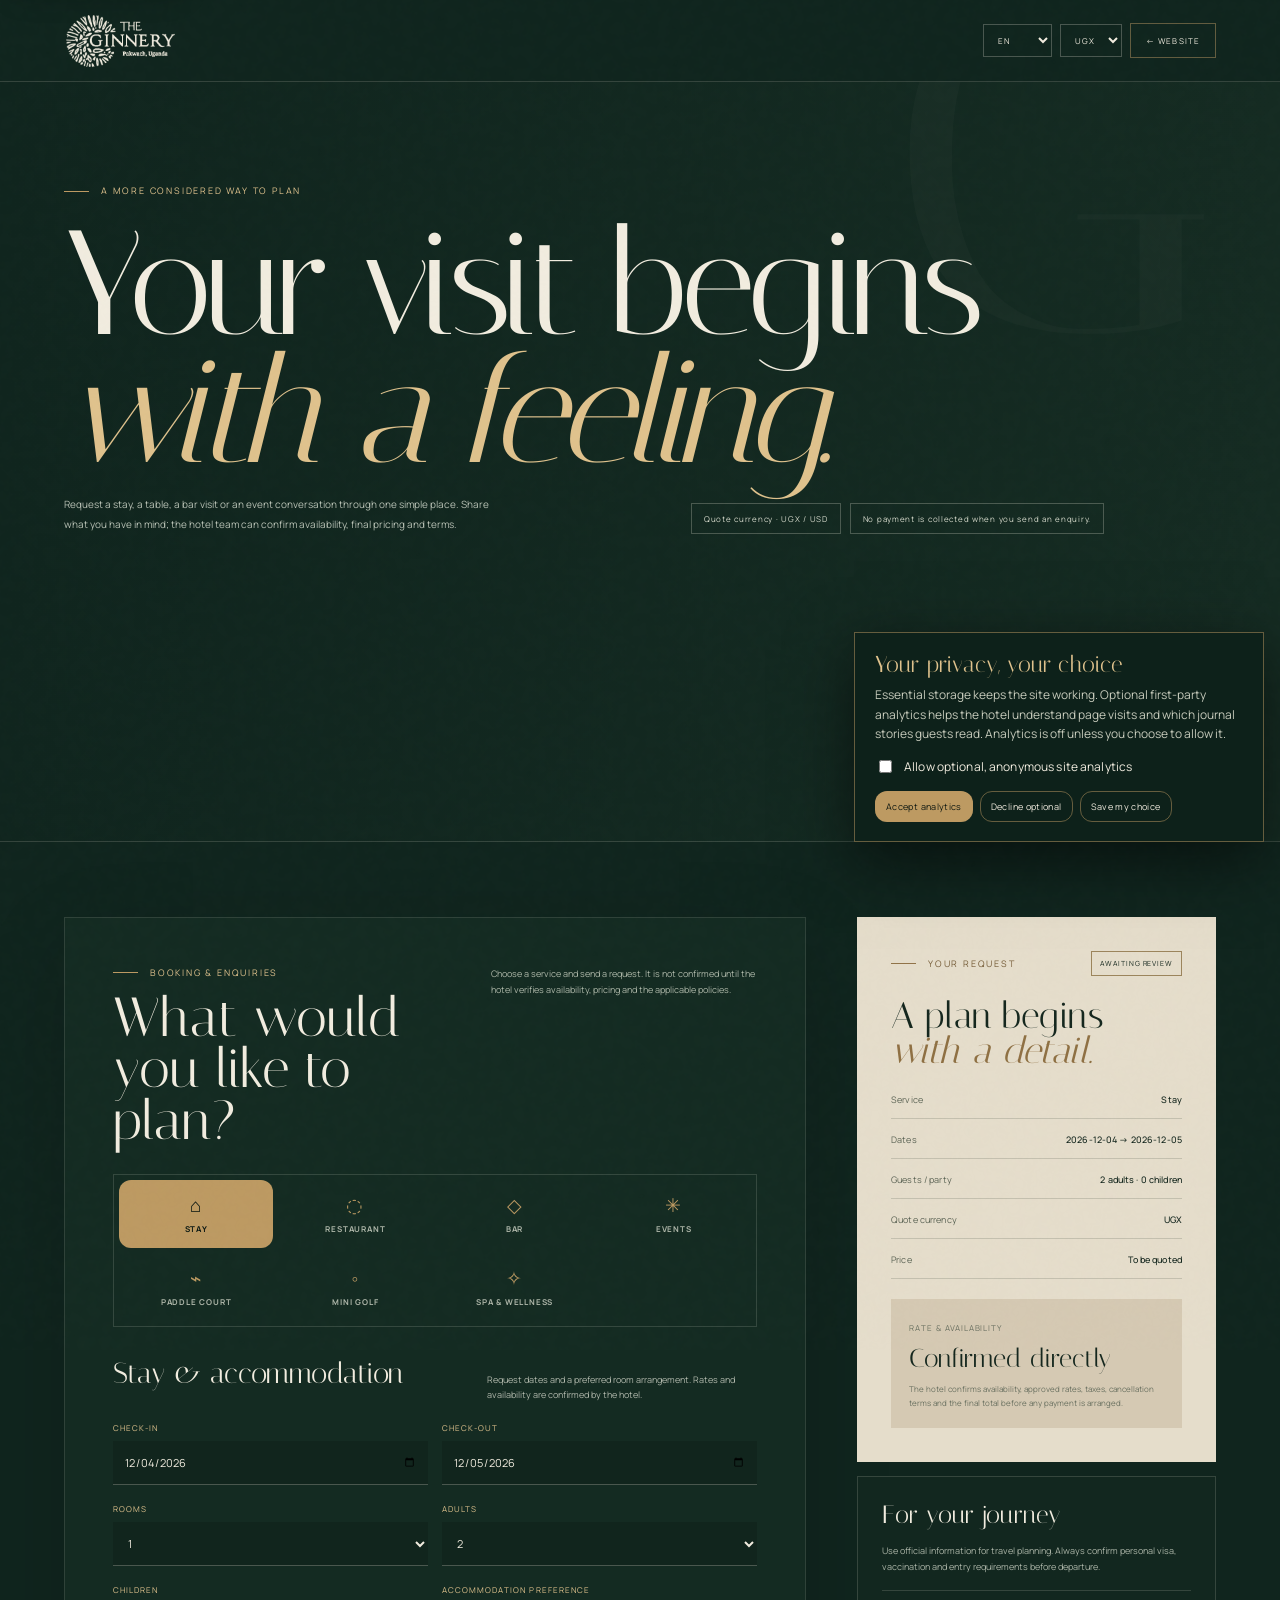
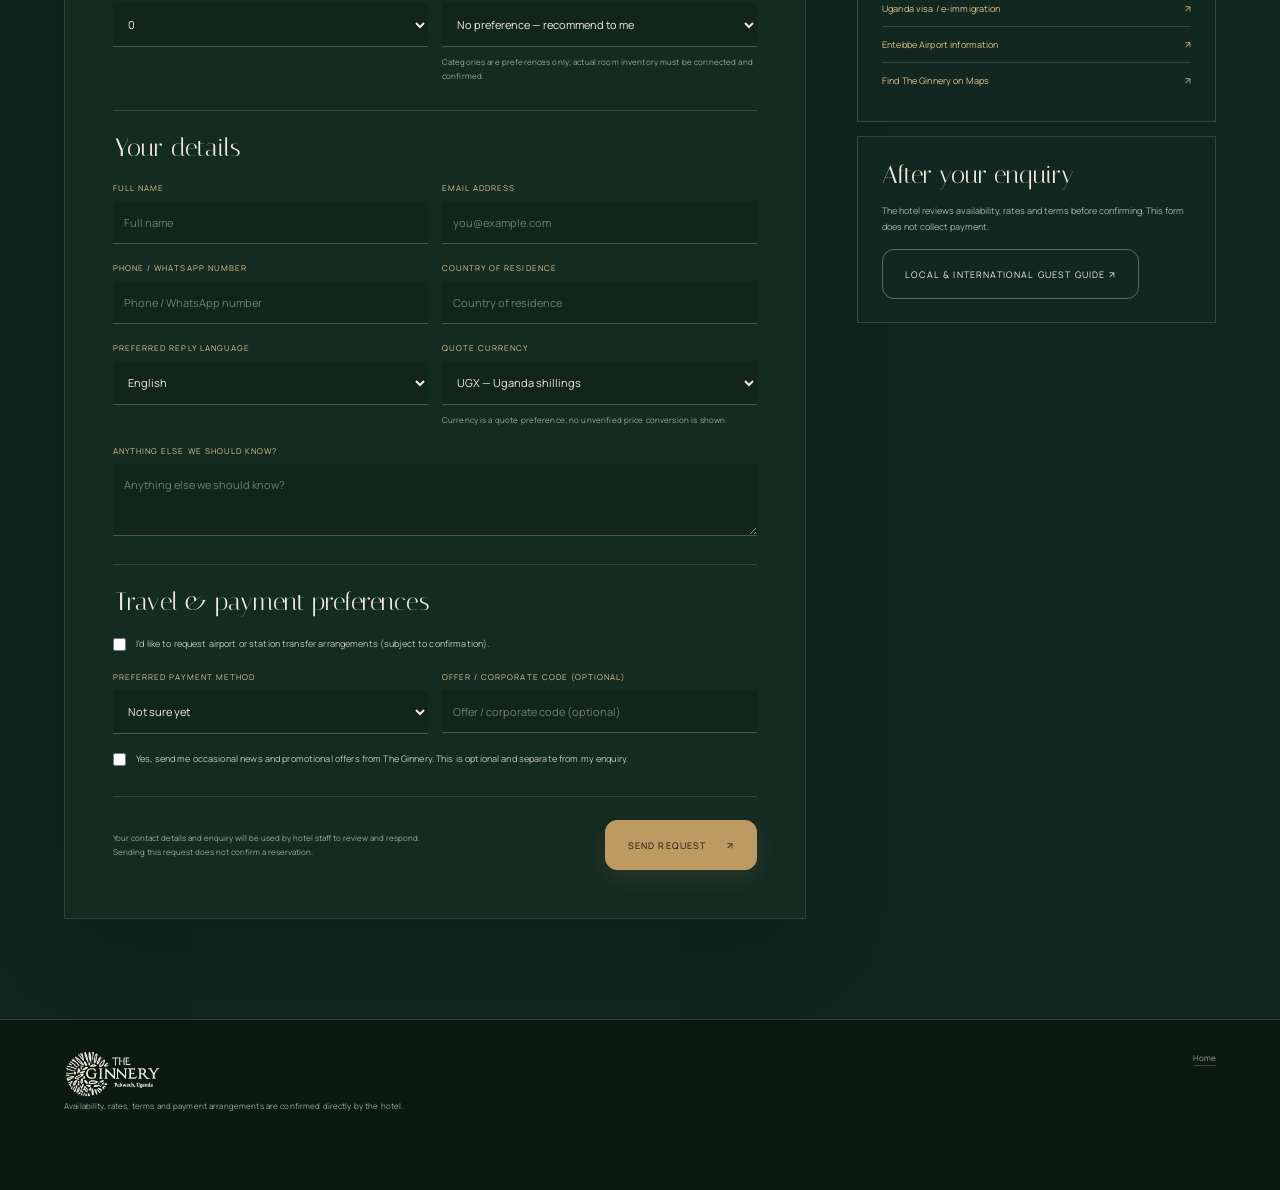
<file: booking.html>
<!doctype html>
<html lang="en" dir="ltr"><head><meta charset="utf-8"><meta name="viewport" content="width=device-width,initial-scale=1"><meta name="theme-color" content="#10251e"><link rel="icon" type="image/png" sizes="192x192" href="ginnery-logo.png?v=20261105"><link rel="apple-touch-icon" href="ginnery-logo.png?v=20261105"><meta name="description" content="Request a stay, restaurant reservation, spa visit, activity session or event enquiry with The Ginnery in Pakwach, Uganda."><title>Plan your visit — The Ginnery</title><link rel="preconnect" href="https://fonts.googleapis.com"><link rel="preconnect" href="https://fonts.gstatic.com" crossorigin><link href="https://fonts.googleapis.com/css2?family=DM+Sans:wght@400;500;600&family=Italiana&family=Manrope:wght@300;400;500;600&display=swap" rel="stylesheet">
<style>
:root{--forest:#10251e;--forest2:#18342a;--night:#0a1712;--cream:#f1ecdf;--paper:#e5ddcb;--sand:#d3bd94;--gold:#bd9a62;--gold2:#dfc28d;--muted:#aab0a2;--line:#f1ecdf28;--serif:'Italiana',Georgia,serif;--sans:'Manrope','DM Sans',Arial,sans-serif;--pad:clamp(20px,5vw,78px);--ease:cubic-bezier(.22,.72,.15,1)}*{box-sizing:border-box}html{scroll-behavior:smooth}body{margin:0;background:var(--forest);color:var(--cream);font:13px var(--sans);overflow-x:hidden;letter-spacing:.01em}body[dir=rtl]{font-family:var(--sans)}a{color:inherit;text-decoration:none}button,input,select,textarea{font:inherit}button{color:inherit;cursor:pointer}input,select,textarea{min-width:0}::selection{background:var(--gold2);color:var(--night)}.grain{position:fixed;inset:-50%;height:200%;width:200%;pointer-events:none;z-index:99;opacity:.03;background-image:url("data:image/svg+xml,%3Csvg viewBox='0 0 180 180' xmlns='http://www.w3.org/2000/svg'%3E%3Cfilter id='n'%3E%3CfeTurbulence type='fractalNoise' baseFrequency='.9' numOctaves='3' stitchTiles='stitch'/%3E%3C/filter%3E%3Crect width='100%25' height='100%25' filter='url(%23n)' opacity='.5'/%3E%3C/svg%3E")}.head{height:82px;padding:0 var(--pad);display:flex;justify-content:space-between;align-items:center;border-bottom:1px solid var(--line);gap:16px}.brand{display:flex;align-items:center;gap:12px}.brand-logo{display:block;height:56px;width:auto;max-width:142px;object-fit:contain}.brand-mark{width:27px;height:27px;border:1px solid var(--gold);color:var(--gold);display:grid;place-items:center;transform:rotate(45deg);font:16px var(--serif)}.brand-mark span{transform:rotate(-45deg)}.brand-name{font-size:9px;letter-spacing:.24em;line-height:1.8}.brand-name small{display:block;color:var(--muted);font-size:7px;letter-spacing:.17em}.head-tools{display:flex;align-items:center;gap:8px}.head-tools select{background:transparent;border:1px solid #f1ecdf40;padding:9px 10px;color:var(--cream);font-size:8px;letter-spacing:.1em}.head-tools option{background:var(--forest)}.back-link{border:1px solid #bd9a627a;padding:11px 15px;font-size:8px;text-transform:uppercase;letter-spacing:.14em;transition:background .2s,color .2s}.back-link:hover{background:var(--gold);color:var(--night)}.hero{position:relative;isolation:isolate;padding:clamp(65px,8vw,112px) var(--pad) 45px;overflow:hidden;border-bottom:1px solid var(--line);background:linear-gradient(90deg,#10251e,#152b22)}.hero:before{content:"G";position:absolute;z-index:-1;right:5vw;top:-.35em;color:#f1ecdf05;font:clamp(240px,40vw,550px)/1 var(--serif)}.eyebrow{font-size:8px;letter-spacing:.24em;text-transform:uppercase;color:var(--gold2);display:flex;align-items:center;gap:12px}.eyebrow:before{content:"";width:25px;height:1px;background:var(--gold)}h1{font:clamp(54px,8vw,104px)/.88 var(--serif);font-weight:400;letter-spacing:-.04em;margin:22px 0 20px;max-width:950px}h1 em{color:var(--gold2);font-weight:400}.hero-bottom{display:flex;align-items:flex-end;justify-content:space-between;gap:28px;max-width:1040px}.hero-bottom p{max-width:450px;font-size:10px;color:#b7c0b4;line-height:1.95;margin:0}.hero-actions{display:flex;gap:9px;flex-wrap:wrap}.small-pill{border:1px solid #f1ecdf3f;padding:9px 12px;color:#d6dacc;font-size:8px;letter-spacing:.09em}.main{padding:clamp(40px,6vw,75px) var(--pad) 100px}.booking-layout{display:grid;grid-template-columns:minmax(0,1.55fr) minmax(260px,.75fr);gap:clamp(24px,4vw,58px);align-items:start}.booking-card{background:#142b22;border:1px solid #f1ecdf1e;padding:clamp(22px,4vw,48px)}.card-heading{display:flex;justify-content:space-between;align-items:start;gap:20px;margin-bottom:27px}.card-heading h2{font:clamp(34px,4.4vw,55px)/.94 var(--serif);font-weight:400;margin:12px 0 0}.card-heading p{color:#aeb8a9;font-size:9px;line-height:1.8;max-width:290px;margin:0}.service-tabs{display:grid;grid-template-columns:repeat(4,1fr);gap:5px;padding:5px;border:1px solid #f1ecdf25;margin-bottom:29px}.service-tab{border:0;background:transparent;padding:14px 5px;font-size:8px;text-transform:uppercase;letter-spacing:.1em;color:#aeb6a9;transition:background .25s,color .25s}.service-tab span{display:block;color:var(--gold);font:19px var(--serif);margin-bottom:6px}.service-tab.active{background:var(--gold);color:var(--night)}.service-tab.active span{color:var(--night)}.service-intro{display:flex;justify-content:space-between;align-items:baseline;gap:20px;margin-bottom:19px}.service-intro h3{font:29px var(--serif);font-weight:400;margin:0}.service-intro p{font-size:9px;color:#b1b8ac;line-height:1.8;max-width:270px;margin:0}.form-grid{display:grid;grid-template-columns:1fr 1fr;gap:18px 14px}.field{display:flex;flex-direction:column;gap:8px}.field.full{grid-column:1/-1}.field label{font-size:8px;text-transform:uppercase;letter-spacing:.13em;color:var(--gold2)}.field input,.field select,.field textarea{border:0;border-bottom:1px solid #f1ecdf40;background:#11251d;color:var(--cream);padding:13px 11px;outline:none;border-radius:0;width:100%;font-size:11px;min-height:43px}.field select{appearance:auto}.field select option{background:#10251e;color:#f1ecdf}.field input:focus,.field select:focus,.field textarea:focus{border-bottom-color:var(--gold2);box-shadow:0 1px 0 var(--gold2)}.field input::placeholder,.field textarea::placeholder{color:#727e70}.field small{font-size:8px;color:#9ba699;line-height:1.7}.fieldset{border:0;padding:0;margin:28px 0 0}.fieldset legend{width:100%;border-top:1px solid var(--line);padding-top:22px;margin-bottom:20px;font:25px var(--serif);color:var(--cream)}.check-row{display:flex;gap:10px;align-items:flex-start;color:#c4c9bb;font-size:9px;line-height:1.7}.check-row input{accent-color:var(--gold);margin:2px 0 0;flex:0 0 auto}.transfer-fields{display:none;margin-top:15px}.transfer-fields.show{display:grid;grid-template-columns:1fr 1fr;gap:14px}.marketing-opt-in{margin-top:17px;max-width:760px}.form-actions{display:flex;justify-content:space-between;align-items:center;gap:15px;margin-top:30px;padding-top:23px;border-top:1px solid var(--line)}.consent{max-width:340px;color:#9ea899;font-size:8px;line-height:1.75}.button{border:1px solid var(--gold);background:var(--gold);color:var(--night);min-height:47px;padding:0 19px;display:inline-flex;align-items:center;justify-content:center;gap:20px;text-transform:uppercase;font-size:8px;letter-spacing:.14em;transition:background .25s,color .25s,transform .25s}.button:hover{background:transparent;color:var(--cream);transform:translateY(-2px)}.button.secondary{background:transparent;color:var(--cream);border-color:#f1ecdf56}.button.secondary:hover{border-color:var(--gold);color:var(--gold2)}.aside{position:sticky;top:20px;display:grid;gap:14px}.summary-card{background:#e5ddcb;color:#15271e;padding:clamp(22px,3vw,34px)}.summary-top{display:flex;justify-content:space-between;align-items:center;gap:16px}.summary-top .eyebrow{color:#765d38}.summary-top .eyebrow:before{background:#917348}.summary-status{font-size:7px;letter-spacing:.13em;text-transform:uppercase;border:1px solid #9c855c;padding:7px 8px}.summary-card h3{font:37px/.95 var(--serif);font-weight:400;margin:22px 0 25px}.summary-card h3 em{color:#8f7043;font-weight:400}.summary-lines{display:grid;gap:14px}.summary-line{display:flex;justify-content:space-between;gap:12px;padding-bottom:12px;border-bottom:1px solid #15271e28;font-size:9px}.summary-line span:first-child{color:#5c6455}.summary-line strong{font-weight:500;text-align:right;max-width:60%}.quote-box{margin-top:20px;padding:18px;background:#d5c9b3}.quote-box small{font-size:8px;color:#697060;letter-spacing:.12em;text-transform:uppercase}.quote-box strong{display:block;margin:8px 0;font:26px var(--serif);font-weight:400}.quote-box p{font-size:8px;color:#697060;line-height:1.75;margin:0}.summary-call{width:100%;margin-top:18px}.side-card{border:1px solid var(--line);padding:23px 24px;background:#12271f}.side-card h4{font:25px var(--serif);font-weight:400;margin:0 0 14px}.side-card p{color:#abb4a7;font-size:9px;line-height:1.9;margin:0 0 15px}.side-links{display:grid;gap:0}.side-links a{padding:11px 0;border-top:1px solid var(--line);font-size:9px;display:flex;justify-content:space-between;gap:15px}.side-links a span{color:var(--gold2)}.notice{padding:17px 19px;border-left:2px solid var(--gold);background:#bd9a6214;font-size:9px;line-height:1.85;color:#bdc4b6}.notice strong{color:var(--cream);font-weight:500}.confirmation{display:none;margin-top:23px;padding:23px;border:1px solid #91b38b;background:#102c22;animation:slideIn .4s var(--ease)}.confirmation.show{display:block}.confirmation h3{font:31px var(--serif);font-weight:400;margin:0 0 8px}.confirmation p{color:#b4c4b2;font-size:10px;line-height:1.8}.ref-number{font:28px var(--serif);color:var(--gold2);letter-spacing:.08em}.confirm-note{padding-top:13px;border-top:1px solid #f1ecdf25!important}.page-footer{border-top:1px solid var(--line);padding:30px var(--pad) 76px;display:flex;justify-content:space-between;align-items:flex-start;gap:25px;flex-wrap:wrap;background:#0b1913;color:#9ca696;font-size:8px;line-height:1.9}.page-footer strong{display:block;font:20px var(--serif);letter-spacing:.16em;color:var(--cream);font-weight:400}.page-footer strong.brand-logo-wrap{font-size:0;letter-spacing:0}.brand-logo-footer{display:block;height:48px;width:auto;max-width:132px;object-fit:contain}.footer-nav{display:flex;gap:16px;flex-wrap:wrap}.footer-nav a{text-decoration:underline;text-decoration-color:#bd9a6257;text-underline-offset:4px}.toast{display:none;position:fixed;left:50%;bottom:25px;transform:translateX(-50%);z-index:120;background:#e5ddcb;color:#10251e;padding:14px 20px;max-width:min(550px,calc(100% - 30px));font-size:10px;line-height:1.75;box-shadow:0 12px 60px #0006}.toast.show{display:block;animation:slideIn .25s both}@keyframes slideIn{from{opacity:0;transform:translate(-50%,12px)}to{opacity:1;transform:translate(-50%,0)}}[hidden]{display:none!important}
@media(max-width:950px){.booking-layout{grid-template-columns:1fr}.aside{position:relative;top:auto;grid-template-columns:1fr 1fr}.summary-card{grid-row:span 2}.service-intro{display:block}.service-intro p{margin-top:10px}}
@media(max-width:610px){.head{height:72px}.brand-logo{height:46px;max-width:120px}.brand-name{font-size:8px}.head-tools{gap:4px}.head-tools select{padding:8px 5px;font-size:7px}.back-link{padding:9px 9px;font-size:7px}.hero{padding-top:61px}.hero-bottom{display:block}.hero-actions{margin-top:22px}.hero-actions .small-pill{flex:1;text-align:center}.booking-card{padding:22px 17px}.card-heading{display:block}.card-heading p{margin-top:12px}.service-tabs{grid-template-columns:repeat(2,1fr)}.service-tab{padding:11px 4px}.form-grid{grid-template-columns:1fr;gap:16px}.field.full{grid-column:auto}.transfer-fields.show{grid-template-columns:1fr}.form-actions{display:block}.form-actions .button{width:100%;margin-top:16px}.aside{grid-template-columns:1fr}.summary-card{grid-row:auto}.summary-card h3{font-size:35px}.footer-nav{gap:13px}}
@media(prefers-reduced-motion:reduce){*,*:before,*:after{animation-duration:.01ms!important;animation-iteration-count:1!important;transition-duration:.01ms!important;scroll-behavior:auto!important}.grain{display:none}}
</style><link rel="stylesheet" href="ginnery-polish.css"><style>html:lang(zh) :is(h1,h2,h3),html:lang(ko) :is(h1,h2,h3),html:lang(hi) :is(h1,h2,h3){font-family:"Noto Sans SC","Noto Sans KR","Noto Sans Devanagari",var(--serif),serif;letter-spacing:-.025em}</style>
<link href="https://fonts.googleapis.com/css2?family=Noto+Sans+SC:wght@400;500;600&family=Noto+Sans+KR:wght@400;500;600&family=Noto+Sans+Devanagari:wght@400;500;600&display=swap" rel="stylesheet"><script src="site-i18n.js?v=20261113"></script><link rel="stylesheet" href="premium-buttons.css?v=20261113">
</head>
<body><a class="skip-link" href="#main">Skip to booking form</a><div class="grain" aria-hidden="true"></div>
<header class="head"><a class="brand" href="index.html"><img class="brand-logo" src="ginnery-logo.png" alt="The Ginnery - Pakwach, Uganda"></a><div class="head-tools"><select id="language" aria-label="Language"><option value="en">EN</option><option value="fr">FR</option><option value="ar">AR</option><option value="zh">中文</option><option value="ko">한국어</option><option value="hi">हिन्दी</option></select><select id="currency" aria-label="Currency preference"><option value="UGX">UGX</option><option value="USD">USD</option></select><a class="back-link" href="index.html" data-i18n="back">← Website</a></div></header>
<main id="main" tabindex="-1"><section class="hero"><div class="eyebrow" data-i18n="kicker">A more considered way to plan</div><h1 data-i18n="title">Your visit begins<br><em>with a feeling.</em></h1><div class="hero-bottom"><p data-i18n="intro">Request a stay, a table, a bar visit or an event conversation through one simple place. Share what you have in mind; the hotel team can confirm availability, final pricing and terms.</p><div class="hero-actions"><span class="small-pill" data-i18n="currencyNote">Quote currency · UGX / USD</span><span class="small-pill" data-i18n="noPay">No card details required</span></div></div></section>
<div class="main"><div class="booking-layout"><section class="booking-card" aria-labelledby="bookingTitle"><div class="card-heading"><div><div class="eyebrow" data-i18n="bookingLabel">Booking & enquiries</div><h2 id="bookingTitle" data-i18n="bookingTitle">What would you like to plan?</h2></div><p data-i18n="bookingDesc">Choose a service and send a request. It is not confirmed until the hotel verifies availability, pricing and the applicable policies.</p></div>
<div class="service-tabs" role="tablist" aria-label="Choose service"><button class="service-tab active" data-service="stay" role="tab" aria-selected="true"><span>⌂</span><b data-i18n="stay">Stay</b></button><button class="service-tab" data-service="dining" role="tab" aria-selected="false"><span>◌</span><b data-i18n="dining">Restaurant</b></button><button class="service-tab" data-service="bar" role="tab" aria-selected="false"><span>◇</span><b data-i18n="bar">Bar</b></button><button class="service-tab" data-service="events" role="tab" aria-selected="false"><span>✳</span><b data-i18n="events">Events</b></button></div>
<form id="bookingForm" novalidate><input type="hidden" id="serviceType" value="stay">
<div class="service-intro"><h3 id="serviceHeading" data-i18n="stayHeading">Stay & accommodation</h3><p id="serviceIntro" data-i18n="stayIntro">Request dates and a preferred room arrangement. Rates and availability are confirmed by the hotel.</p></div><p class="offer-context" id="offerContext" hidden></p>
<div id="fieldsStay" class="form-grid service-fields">
<div class="field"><label for="arrival" data-i18n="checkIn">Check-in</label><input type="date" id="arrival" name="arrival" required></div><div class="field"><label for="departure" data-i18n="checkOut">Check-out</label><input type="date" id="departure" name="departure" required></div>
<div class="field"><label for="rooms" data-i18n="rooms">Rooms</label><select id="rooms" name="rooms"><option value="1">1</option><option value="2">2</option><option value="3">3</option><option value="4+">4+</option></select></div><div class="field"><label for="guests" data-i18n="adults">Adults</label><select id="guests" name="guests"><option>1</option><option selected>2</option><option>3</option><option>4</option><option>5+</option></select></div>
<div class="field"><label for="children" data-i18n="children">Children</label><select id="children" name="children"><option>0</option><option>1</option><option>2</option><option>3</option><option>4+</option></select></div><div class="field"><label for="accommodation" data-i18n="roomPref">Accommodation preference</label><select id="accommodation" name="accommodation"><option value="No preference" data-i18n="noPreference">No preference — recommend to me</option><option value="Room" data-i18n="room">Room</option><option value="Suite" data-i18n="suite">Suite</option></select><small data-i18n="roomNote">Categories are preferences only; actual room inventory must be connected and confirmed.</small></div>
</div>
<div id="fieldsDining" class="form-grid service-fields" hidden><div class="field"><label for="diningDate" data-i18n="date">Date</label><input type="date" id="diningDate" name="diningDate"></div><div class="field"><label for="diningTime" data-i18n="time">Preferred time</label><input type="time" id="diningTime" name="diningTime"></div><div class="field"><label for="diningGuests" data-i18n="guests">Number of diners</label><select id="diningGuests" name="diningGuests"><option>1</option><option>2</option><option>3</option><option selected>4</option><option>5</option><option>6</option><option>7</option><option>8</option><option>9+</option></select></div><div class="field"><label for="occasionDining" data-i18n="occasion">Occasion</label><select id="occasionDining" name="occasionDining"><option value="Everyday dining" data-i18n="everyday">Everyday dining</option><option value="Business lunch" data-i18n="businessLunch">Business lunch</option><option value="Birthday" data-i18n="birthday">Birthday</option><option value="Anniversary" data-i18n="anniversary">Anniversary</option><option value="Family meal" data-i18n="familyMeal">Family meal</option><option value="Other" data-i18n="other">Other</option></select></div><div class="field full"><label for="dietary" data-i18n="dietary">Dietary needs or special requests</label><textarea id="dietary" name="dietary" rows="2" placeholder="Allergies, seating preferences, celebration notes"></textarea></div></div>
<div id="fieldsBar" class="form-grid service-fields" hidden><div class="field"><label for="barDate" data-i18n="date">Date</label><input type="date" id="barDate" name="barDate"></div><div class="field"><label for="barTime" data-i18n="time">Preferred time</label><input type="time" id="barTime" name="barTime"></div><div class="field"><label for="barGuests" data-i18n="partySize">Party size</label><select id="barGuests" name="barGuests"><option>1</option><option>2</option><option>3</option><option selected>4</option><option>5</option><option>6</option><option>7</option><option>8</option><option>9+</option></select></div><div class="field"><label for="barOccasion" data-i18n="occasion">Occasion</label><select id="barOccasion" name="barOccasion"><option value="Casual visit" data-i18n="casualVisit">Casual visit</option><option value="Birthday" data-i18n="birthday">Birthday</option><option value="Anniversary" data-i18n="anniversary">Anniversary</option><option value="Private gathering" data-i18n="privateGathering">Private gathering</option><option value="Other" data-i18n="other">Other</option></select></div><div class="field full"><label for="barNotes" data-i18n="barRequests">Seating preference or requests</label><textarea id="barNotes" name="barNotes" rows="2" placeholder="Share any useful details"></textarea></div></div>
<div id="fieldsEvents" class="form-grid service-fields" hidden><div class="field"><label for="eventDate" data-i18n="preferredDate">Preferred date</label><input type="date" id="eventDate" name="eventDate"></div><div class="field"><label for="eventType" data-i18n="eventType">Type of event</label><select id="eventType" name="eventType"><option value="Corporate meeting" data-i18n="corporate">Corporate meeting / business lunch</option><option value="Private celebration" data-i18n="privateEvent">Birthday or private celebration</option><option value="Wedding" data-i18n="wedding">Wedding / reception</option><option value="Conference" data-i18n="conference">Conference / workshop</option><option value="Other" data-i18n="other">Other</option></select></div><div class="field"><label for="attendees" data-i18n="attendees">Expected attendees</label><select id="attendees" name="attendees"><option>Up to 10</option><option>11–25</option><option>26–50</option><option>51–100</option><option>100+</option><option data-i18n="notSure" value="Not sure">Not sure yet</option></select></div><div class="field"><label for="eventFormat" data-i18n="format">Format / setup</label><select id="eventFormat" name="eventFormat"><option value="Seated" data-i18n="seated">Seated</option><option value="Standing / reception" data-i18n="reception">Standing / reception</option><option value="Meeting" data-i18n="meeting">Meeting</option><option value="Not sure" data-i18n="notSure">Not sure yet</option></select></div><div class="field"><label for="eventBudget">Indicative budget</label><select id="eventBudget" name="eventBudget"><option>Not sure yet</option><option>Under UGX 1,000,000</option><option>UGX 1,000,000–5,000,000</option><option>UGX 5,000,000–15,000,000</option><option>Over UGX 15,000,000</option></select></div><div class="field"><label for="eventAccommodation">Guest accommodation needed?</label><select id="eventAccommodation" name="eventAccommodation"><option>No / not sure</option><option>Yes, please discuss rooms</option></select></div><div class="field full"><label for="eventCatering">Catering or food and beverage needs</label><textarea id="eventCatering" name="eventCatering" rows="2" maxlength="500" placeholder="Meals, refreshments or dietary requests"></textarea></div><div class="field full"><label for="eventNotes" data-i18n="eventDetails">Event details and quotation requirements</label><textarea id="eventNotes" name="eventNotes" rows="3" placeholder="Brief, timing, equipment or catering needs"></textarea></div></div>
<fieldset class="fieldset"><legend data-i18n="yourDetails">Your details</legend><div class="form-grid"><div class="field"><label for="guestName" data-i18n="fullName">Full name</label><input id="guestName" name="guestName" autocomplete="name" placeholder="Full name" required></div><div class="field"><label for="guestEmail" data-i18n="email">Email address</label><input type="email" id="guestEmail" name="guestEmail" autocomplete="email" placeholder="you@example.com" required></div><div class="field"><label for="guestPhone" data-i18n="phone">Phone / WhatsApp number</label><input type="tel" id="guestPhone" name="guestPhone" autocomplete="tel" placeholder="Include country code" required></div><div class="field"><label for="nationality" data-i18n="residency">Country of residence</label><input id="nationality" name="nationality" autocomplete="country-name" placeholder="Country"></div><div class="field"><label for="languagePref" data-i18n="replyLanguage">Preferred reply language</label><select id="languagePref" name="languagePref"><option value="English">English</option><option value="French">Français</option><option value="Arabic">العربية</option><option value="Chinese">中文</option><option value="Korean">한국어</option><option value="Hindi">हिन्दी</option></select></div><div class="field"><label for="currencyPref" data-i18n="quoteCurrency">Quote currency</label><select id="currencyPref" name="currencyPref"><option value="UGX">UGX — Uganda shillings</option><option value="USD">USD — US dollars</option></select><small data-i18n="currencyExplain">Currency is a quote preference; no unverified price conversion is shown.</small></div><div class="field full"><label for="guestNotes" data-i18n="additionalNotes">Anything else we should know?</label><textarea id="guestNotes" name="guestNotes" rows="3" placeholder="Special requests, arrival details, accessibility or dietary needs"></textarea></div></div></fieldset>
<fieldset class="fieldset" id="transfer"><legend data-i18n="travelPlanning">Travel & payment preferences</legend><label class="check-row"><input type="checkbox" id="transferWanted" name="transferWanted"><span data-i18n="requestTransfer">I'd like to request airport or station transfer arrangements (subject to confirmation).</span></label><div class="transfer-fields" id="transferFields"><div class="field"><label for="pickupPoint" data-i18n="pickupPoint">Pickup airport / point</label><input id="pickupPoint" name="pickupPoint" placeholder="Airport or arrival point"></div><div class="field"><label for="arrivalInfo" data-i18n="arrivalInfo">Arrival date, time or flight</label><input id="arrivalInfo" name="arrivalInfo" placeholder="Flight / time if known"></div></div><div class="form-grid" style="margin-top:20px"><div class="field"><label for="paymentPreference" data-i18n="paymentPreference">Preferred payment method</label><select id="paymentPreference" name="paymentPreference"><option value="Not sure" data-i18n="notSure">Not sure yet</option><option value="Card" data-i18n="card">Card (subject to confirmation)</option><option value="Mobile Money" data-i18n="mobileMoney">Mobile Money (subject to confirmation)</option><option value="Bank transfer" data-i18n="bankTransfer">Bank transfer (subject to confirmation)</option><option value="Pay at property" data-i18n="payAtProperty">Pay at property (subject to confirmation)</option></select></div><div class="field"><label for="promoCode" data-i18n="promo">Offer / corporate code (optional)</label><input id="promoCode" name="promoCode" placeholder="If provided by the hotel"></div></div></fieldset>
<label class="check-row marketing-opt-in"><input type="checkbox" id="marketingOptIn" name="marketingOptIn"><span data-i18n="marketingConsent">Yes, send me occasional news and promotional offers from The Ginnery. This is optional and separate from my enquiry.</span></label>
<div class="form-actions"><p class="consent" data-i18n="privacyNote">Your contact details and enquiry will be used by hotel staff to review and respond. Sending this request does not confirm a reservation.</p><button class="button" type="submit"><span data-i18n="submitRequest">Send request</span> <span aria-hidden="true">↗</span></button></div>
<div class="confirmation" id="confirmation" role="status" aria-live="polite"><div class="eyebrow" data-i18n="requestReceived">Enquiry received</div><h3 data-i18n="thankYou">Thank you. Your enquiry has been received.</h3><p data-i18n="requestSaved">Your enquiry has been recorded for hotel review. This is not a confirmed reservation.</p><div class="ref-number" id="referenceNumber"></div><p id="confirmationSummary"></p></div>
</form></section>
<aside class="aside"><section class="summary-card"><div class="summary-top"><div class="eyebrow" data-i18n="yourPlan">Your request</div><span class="summary-status" data-i18n="pendingLabel">Awaiting review</span></div><h3 data-i18n="summaryHeadline">A plan begins<br><em>with a detail.</em></h3><div class="summary-lines"><div class="summary-line"><span data-i18n="service">Service</span><strong id="sumService">Stay</strong></div><div class="summary-line"><span data-i18n="dates">Dates</span><strong id="sumDates">Choose your dates</strong></div><div class="summary-line"><span data-i18n="party">Guests / party</span><strong id="sumGuests">2 adults</strong></div><div class="summary-line"><span data-i18n="currency">Quote currency</span><strong id="sumCurrency">UGX</strong></div><div class="summary-line"><span data-i18n="rateStatus">Price</span><strong data-i18n="quotePending">To be quoted</strong></div></div><div class="quote-box"><small data-i18n="priceGuidance">Rate & availability</small><strong data-i18n="confirmedDirect">Confirmed directly</strong><p data-i18n="rateNote">The hotel confirms availability, approved rates, taxes, cancellation terms and the final total before any payment is arranged.</p></div></section>
<section class="side-card"><h4 data-i18n="travellerInfo">For your journey</h4><p data-i18n="travellerDesc">Use official information for travel planning. Always confirm personal visa, vaccination and entry requirements before departure.</p><div class="side-links"><a href="https://ecompliance.immigration.go.ug/" target="_blank" rel="noopener noreferrer"><span data-i18n="visaLink">Uganda visa / e-immigration</span><span>↗</span></a><a href="https://caa.go.ug/entebbe-international-airport/" target="_blank" rel="noopener noreferrer"><span data-i18n="airportLink">Entebbe Airport information</span><span>↗</span></a><a href="https://share.google/zdvh6k8NMUoVsR0FK" target="_blank" rel="noopener noreferrer"><span data-i18n="mapLink">Find The Ginnery on Maps</span><span>↗</span></a></div></section>
<section class="side-card"><h4 data-i18n="beforePay">After your enquiry</h4><p data-i18n="policyNote">The hotel reviews availability, rates and terms before confirming. This form does not collect payment.</p><a href="index.html#guest-planning" class="button secondary" data-i18n="localInternational">Local & international guest guide ↗</a></section></aside></div></div></main>
<footer class="page-footer"><div><strong class="brand-logo-wrap"><img class="brand-logo-footer" src="ginnery-logo.png" alt="The Ginnery - Pakwach, Uganda"></strong><span data-i18n="footerText">Availability, rates, terms and payment arrangements are confirmed directly by the hotel.</span></div><nav class="footer-nav"><a href="index.html" data-i18n="home">Home</a></nav></footer><div class="toast" id="toast" role="status" aria-live="polite"></div>
<script>
(()=>{
const $=(s,r=document)=>r.querySelector(s),$$=(s,r=document)=>[...r.querySelectorAll(s)];
const dictionaries={
en:{back:'← Website',kicker:'A more considered way to plan',title:'Your visit begins<br><em>with a feeling.</em>',intro:'Request a stay, a table, a bar visit or an event conversation through one simple place. Share what you have in mind; the hotel team can confirm availability, final pricing and terms.',currencyNote:'Quote currency · UGX / USD',noPay:'No payment is collected when you send an enquiry.',bookingLabel:'Booking & enquiries',bookingTitle:'What would you like to plan?',bookingDesc:'Choose a service and send a request. It is not confirmed until the hotel verifies availability, pricing and the applicable policies.',stay:'Stay',dining:'Restaurant',bar:'Bar',events:'Events',stayHeading:'Stay & accommodation',stayIntro:'Request dates and a preferred room arrangement. Rates and availability are confirmed by the hotel.',diningHeading:'Restaurant reservation',diningIntro:'Choose a date, time and party size. Menu, opening hours and table confirmation come from the hotel.',barHeading:'Bar or private lounge request',barIntro:'Share the time and group size you have in mind. Seating and any private arrangements need confirmation.',eventsHeading:'Meetings, celebrations & events',eventsIntro:'Send the date, event type and expected attendance to request a tailored quotation.',checkIn:'Check-in',checkOut:'Check-out',rooms:'Rooms',adults:'Adults',children:'Children',roomPref:'Accommodation preference',noPreference:'No preference — recommend to me',room:'Room',suite:'Suite',roomNote:'Categories are preferences only; actual room inventory must be connected and confirmed.',date:'Date',time:'Preferred time',guests:'Number of diners',occasion:'Occasion',everyday:'Everyday dining',businessLunch:'Business lunch',birthday:'Birthday',anniversary:'Anniversary',familyMeal:'Family meal',other:'Other',dietary:'Dietary needs or special requests',partySize:'Party size',casualVisit:'Casual visit',privateGathering:'Private gathering',barRequests:'Seating preference or requests',preferredDate:'Preferred date',eventType:'Type of event',corporate:'Corporate meeting / business lunch',privateEvent:'Birthday or private celebration',wedding:'Wedding / reception',conference:'Conference / workshop',attendees:'Expected attendees',notSure:'Not sure yet',format:'Format / setup',seated:'Seated',reception:'Standing / reception',meeting:'Meeting',eventDetails:'Event details and quotation requirements',yourDetails:'Your details',fullName:'Full name',email:'Email address',phone:'Phone / WhatsApp number',residency:'Country of residence',replyLanguage:'Preferred reply language',quoteCurrency:'Quote currency',currencyExplain:'Currency is a quote preference; no unverified price conversion is shown.',additionalNotes:'Anything else we should know?',travelPlanning:'Travel & payment preferences',requestTransfer:"I'd like to request airport or station transfer arrangements (subject to confirmation).",pickupPoint:'Pickup airport / point',arrivalInfo:'Arrival date, time or flight',paymentPreference:'Preferred payment method',card:'Card (subject to confirmation)',mobileMoney:'Mobile Money (subject to confirmation)',bankTransfer:'Bank transfer (subject to confirmation)',payAtProperty:'Pay at property (subject to confirmation)',promo:'Offer / corporate code (optional)',marketingConsent:'Yes, send me occasional news and promotional offers from The Ginnery. This is optional and separate from my enquiry.',privacyNote:'Your contact details and enquiry will be used by hotel staff to review and respond. Sending this request does not confirm a reservation.',submitRequest:'Send request',requestReceived:'Enquiry received',thankYou:'Thank you. Your enquiry has been received.',requestSaved:'Your enquiry has been recorded for hotel review. This is not a confirmed reservation.',yourPlan:'Your request',pendingLabel:'Awaiting review',summaryHeadline:'A plan begins<br><em>with a detail.</em>',service:'Service',dates:'Dates',party:'Guests / party',currency:'Quote currency',rateStatus:'Price',quotePending:'To be quoted',priceGuidance:'Rate & availability',confirmedDirect:'Confirmed directly',rateNote:'The hotel confirms availability, approved rates, taxes, cancellation terms and the final total before any payment is arranged.',travellerInfo:'For your journey',travellerDesc:'Use official information for travel planning. Always confirm personal visa, vaccination and entry requirements before departure.',visaLink:'Uganda visa / e-immigration',airportLink:'Entebbe Airport information',mapLink:'Find The Ginnery on Maps',beforePay:'After your enquiry',policyNote:'The hotel reviews availability, rates and terms before confirming. This form does not collect payment.',localInternational:'Local & international guest guide ↗',footerText:'Availability, rates, terms and payment arrangements are confirmed directly by the hotel.',home:'Home',chooseDates:'Choose your dates',notSelected:'Not selected',arrivalFirst:'Check-out must be after check-in.',nameRequired:'Enter your full name.',emailRequired:'Enter a valid email address.',phoneRequired:'Enter a phone number for follow-up.',requestPrefix:'Enquiry sent for hotel review.',refLabel:'Reference',chooseService:'Choose a service first.',rateNights:'nights requested',guestText:'guest(s)',requestStatus:'Awaiting hotel review; this is not a confirmed reservation.',transferYes:'Transfer requested',transferNo:'No transfer requested',priceNights:'Rates are confirmed by the hotel; no price estimate is available for this enquiry.',requestError:'We could not send your enquiry. Please try again in a moment.'},
fr:{back:'← Site',kicker:'Une façon plus réfléchie de planifier',title:'Votre visite commence<br><em>par une sensation.</em>',intro:'Demandez un séjour, une table au restaurant, une visite au bar ou un devis événementiel en un seul endroit. L’hôtel devra confirmer la disponibilité, le prix final et les conditions.',currencyNote:'Devise du devis · UGX / USD',noPay:'Aucun paiement n’est demandé lors de l’envoi d’une demande.',bookingLabel:'Réservations et demandes',bookingTitle:'Que souhaitez-vous organiser ?',bookingDesc:'Choisissez un service et envoyez une demande. Elle n’est pas confirmée tant que l’hôtel n’a pas vérifié la disponibilité, le tarif et les conditions.',stay:'Séjour',dining:'Restaurant',bar:'Bar',events:'Événements',stayHeading:'Séjour et hébergement',stayIntro:'Indiquez les dates et le type d’hébergement souhaité. Les tarifs et disponibilités doivent être confirmés par l’hôtel.',diningHeading:'Réservation au restaurant',diningIntro:'Choisissez la date, l’heure et le nombre de convives. Le menu, les horaires et la table doivent être confirmés par l’hôtel.',barHeading:'Demande pour le bar ou un salon privé',barIntro:'Indiquez l’heure et la taille du groupe. Les places et demandes privées restent à confirmer.',eventsHeading:'Réunions, célébrations et événements',eventsIntro:'Indiquez la date, le type d’événement et le nombre de participants pour demander un devis personnalisé.',checkIn:'Arrivée',checkOut:'Départ',rooms:'Chambres',adults:'Adultes',children:'Enfants',roomPref:'Préférence d’hébergement',noPreference:'Sans préférence — conseillez-moi',room:'Chambre',suite:'Suite',roomNote:'Il s’agit de préférences; l’inventaire réel doit être connecté et confirmé.',date:'Date',time:'Heure souhaitée',guests:'Nombre de convives',occasion:'Occasion',everyday:'Repas ordinaire',businessLunch:'Déjeuner professionnel',birthday:'Anniversaire',anniversary:'Anniversaire de couple',familyMeal:'Repas en famille',other:'Autre',dietary:'Régime alimentaire ou demande particulière',partySize:'Taille du groupe',casualVisit:'Visite informelle',privateGathering:'Réunion privée',barRequests:'Préférence de place ou demande',preferredDate:'Date souhaitée',eventType:'Type d’événement',corporate:'Réunion professionnelle / déjeuner d’affaires',privateEvent:'Anniversaire ou célébration privée',wedding:'Mariage / réception',conference:'Conférence / atelier',attendees:'Participants prévus',notSure:'Pas encore décidé',format:'Format / disposition',seated:'Assis',reception:'Cocktail / debout',meeting:'Réunion',eventDetails:'Détails et besoins pour le devis',yourDetails:'Vos coordonnées',fullName:'Nom complet',email:'Adresse e-mail',phone:'Téléphone / WhatsApp',residency:'Pays de résidence',replyLanguage:'Langue de réponse préférée',quoteCurrency:'Devise du devis',currencyExplain:'La devise est une préférence; aucune conversion non vérifiée n’est affichée.',additionalNotes:'Autres informations utiles',travelPlanning:'Préférences de voyage et de paiement',requestTransfer:'Je souhaite demander un transfert depuis un aéroport ou une gare (à confirmer).',pickupPoint:'Aéroport / point de prise en charge',arrivalInfo:'Date, heure ou vol d’arrivée',paymentPreference:'Mode de paiement souhaité',card:'Carte (à confirmer)',mobileMoney:'Mobile Money (à confirmer)',bankTransfer:'Virement bancaire (à confirmer)',payAtProperty:'Paiement sur place (à confirmer)',promo:'Code offre / entreprise (facultatif)',marketingConsent:'Oui, recevez occasionnellement les actualités et offres promotionnelles du Ginnery. Cette option est facultative et distincte de votre demande.',privacyNote:'Vos coordonnées et votre demande seront utilisées par le personnel de l’hôtel pour l’examiner et vous répondre. L’envoi ne confirme pas une réservation.',submitRequest:'Envoyer la demande',requestReceived:'Demande reçue',thankYou:'Merci. Votre demande a bien été reçue.',requestSaved:'Votre demande a été enregistrée pour examen par l’hôtel. Il ne s’agit pas d’une réservation confirmée.',yourPlan:'Votre demande',pendingLabel:'En attente',summaryHeadline:'Un projet commence<br><em>par un détail.</em>',service:'Service',dates:'Dates',party:'Invités / groupe',currency:'Devise du devis',rateStatus:'Prix',quotePending:'Sur devis',priceGuidance:'Tarif et disponibilité',confirmedDirect:'À confirmer directement',rateNote:'L’hôtel confirme la disponibilité, les tarifs approuvés, les taxes, les conditions d’annulation et le total avant tout paiement.',travellerInfo:'Préparer votre voyage',travellerDesc:'Consultez les sources officielles. Vérifiez vos conditions de visa, vaccination et d’entrée avant le départ.',visaLink:'Visa Ouganda / e-immigration',airportLink:'Informations sur l’aéroport d’Entebbe',mapLink:'Trouver The Ginnery sur Maps',beforePay:'Après votre demande',policyNote:'L’hôtel vérifie la disponibilité, les tarifs et les conditions avant de confirmer. Ce formulaire ne collecte aucun paiement.',localInternational:'Guide pour les clients locaux et internationaux ↗',footerText:'La disponibilité, les tarifs, les conditions et le paiement sont confirmés directement par l’hôtel.',home:'Accueil',chooseDates:'Choisissez vos dates',notSelected:'Non sélectionné',arrivalFirst:'Le départ doit être après l’arrivée.',nameRequired:'Saisissez votre nom complet.',emailRequired:'Saisissez une adresse e-mail valide.',phoneRequired:'Saisissez un téléphone pour le suivi.',requestPrefix:'Demande transmise pour examen par l’hôtel.',refLabel:'Référence',chooseService:'Choisissez d’abord un service.',rateNights:'nuits demandées',guestText:'client(s)',requestStatus:'En attente de l’examen de l’hôtel; il ne s’agit pas d’une réservation confirmée.',transferYes:'Transfert demandé',transferNo:'Aucun transfert demandé',priceNights:'Les tarifs sont confirmés par l’hôtel; aucun prix estimatif n’est disponible pour cette demande.',requestError:'Votre demande n’a pas pu être envoyée. Veuillez réessayer dans un instant.'},
ar:{back:'← الموقع',kicker:'طريقة أكثر عناية للتخطيط',title:'تبدأ زيارتك<br><em>بإحساس جميل.</em>',intro:'اطلب إقامة أو طاولة في المطعم أو زيارة للبار أو استفساراً عن فعالية من مكان واحد. يجب أن يؤكد الفندق التوافر والسعر النهائي والشروط.',currencyNote:'عملة عرض السعر · UGX / USD',noPay:'لا يتم تحصيل أي مبلغ عند إرسال الاستفسار.',bookingLabel:'الحجز والاستفسارات',bookingTitle:'ما الذي ترغب في التخطيط له؟',bookingDesc:'اختر الخدمة وأرسل طلباً. لا يُعد الطلب مؤكداً حتى يتحقق الفندق من التوافر والسعر والسياسات المعمول بها.',stay:'إقامة',dining:'مطعم',bar:'بار',events:'فعاليات',stayHeading:'الإقامة والسكن',stayIntro:'حدد التواريخ ونوع الإقامة المفضل. يؤكد الفندق الأسعار والتوافر.',diningHeading:'حجز مطعم',diningIntro:'اختر التاريخ والوقت وعدد الضيوف. يؤكد الفندق القائمة وساعات العمل والطاولة.',barHeading:'طلب حجز البار أو صالة خاصة',barIntro:'شارك الوقت وحجم المجموعة. يجب تأكيد المقاعد والطلبات الخاصة.',eventsHeading:'اجتماعات واحتفالات وفعاليات',eventsIntro:'أرسل التاريخ ونوع الفعالية والعدد المتوقع لطلب عرض سعر مخصص.',checkIn:'تسجيل الوصول',checkOut:'تسجيل المغادرة',rooms:'الغرف',adults:'البالغون',children:'الأطفال',roomPref:'نوع الإقامة المفضل',noPreference:'لا تفضيل — اقترحوا لي',room:'غرفة',suite:'جناح',roomNote:'هذه تفضيلات فقط؛ يجب ربط مخزون الغرف الفعلي وتأكيده.',date:'التاريخ',time:'الوقت المفضل',guests:'عدد الضيوف',occasion:'المناسبة',everyday:'تناول طعام عادي',businessLunch:'غداء عمل',birthday:'عيد ميلاد',anniversary:'ذكرى سنوية',familyMeal:'وجبة عائلية',other:'أخرى',dietary:'الاحتياجات الغذائية أو الطلبات الخاصة',partySize:'حجم المجموعة',casualVisit:'زيارة عادية',privateGathering:'لقاء خاص',barRequests:'تفضيل المقاعد أو طلبات أخرى',preferredDate:'التاريخ المفضل',eventType:'نوع الفعالية',corporate:'اجتماع شركة / غداء عمل',privateEvent:'عيد ميلاد أو احتفال خاص',wedding:'حفل زفاف / استقبال',conference:'مؤتمر / ورشة عمل',attendees:'عدد الحضور المتوقع',notSure:'لم يتحدد بعد',format:'نوع التجهيز',seated:'جلوس',reception:'استقبال / وقوف',meeting:'اجتماع',eventDetails:'تفاصيل الفعالية ومتطلبات عرض السعر',yourDetails:'بياناتك',fullName:'الاسم الكامل',email:'البريد الإلكتروني',phone:'الهاتف / واتساب',residency:'بلد الإقامة',replyLanguage:'لغة الرد المفضلة',quoteCurrency:'عملة عرض السعر',currencyExplain:'هذه العملة المفضلة لعرض السعر؛ لا يتم عرض تحويل غير موثوق.',additionalNotes:'معلومات إضافية',travelPlanning:'تفضيلات السفر والدفع',requestTransfer:'أرغب في طلب ترتيب النقل من المطار أو المحطة (رهناً بالتأكيد).',pickupPoint:'المطار / نقطة الاستقبال',arrivalInfo:'تاريخ أو وقت الوصول أو رقم الرحلة',paymentPreference:'طريقة الدفع المفضلة',card:'بطاقة (رهناً بالتأكيد)',mobileMoney:'موبايل موني (رهناً بالتأكيد)',bankTransfer:'تحويل مصرفي (رهناً بالتأكيد)',payAtProperty:'الدفع في الفندق (رهناً بالتأكيد)',promo:'رمز عرض / شركة (اختياري)',marketingConsent:'نعم، أرسلوا إليّ أخباراً وعروضاً ترويجية من ذا جينري من حين لآخر. هذا الخيار اختياري ومنفصل عن استفساري.',privacyNote:'سيستخدم موظفو الفندق بيانات الاتصال وتفاصيل الاستفسار لمراجعته والرد عليك. إرسال الطلب لا يؤكد الحجز.',submitRequest:'إرسال الطلب',requestReceived:'تم استلام الاستفسار',thankYou:'شكراً لك. تم استلام استفسارك.',requestSaved:'تم تسجيل استفسارك لمراجعته من قبل الفندق. هذا ليس حجزاً مؤكداً.',yourPlan:'طلبك',pendingLabel:'بانتظار المراجعة',summaryHeadline:'تبدأ الخطة<br><em>بتفصيل صغير.</em>',service:'الخدمة',dates:'التواريخ',party:'الضيوف / المجموعة',currency:'عملة عرض السعر',rateStatus:'السعر',quotePending:'يحدد لاحقاً',priceGuidance:'السعر والتوافر',confirmedDirect:'يؤكده الفندق مباشرة',rateNote:'يؤكد الفندق التوافر والأسعار المعتمدة والضرائب وشروط الإلغاء والإجمالي قبل ترتيب أي دفع.',travellerInfo:'معلومات السفر',travellerDesc:'استخدم المصادر الرسمية للتخطيط. تحقق من متطلبات التأشيرة والتطعيم والدخول قبل السفر.',visaLink:'تأشيرة أوغندا / الهجرة الإلكترونية',airportLink:'معلومات مطار عنتيبي',mapLink:'اعثر على الفندق في الخرائط',beforePay:'بعد إرسال استفسارك',policyNote:'يراجع الفندق التوافر والأسعار والشروط قبل التأكيد. لا يجمع هذا النموذج أي دفعة.',localInternational:'دليل الضيوف المحليين والدوليين ↗',footerText:'يؤكد الفندق مباشرةً التوافر والأسعار والشروط وترتيبات الدفع.',home:'الرئيسية',chooseDates:'اختر التواريخ',notSelected:'لم يتم الاختيار',arrivalFirst:'يجب أن يكون المغادرة بعد الوصول.',nameRequired:'أدخل اسمك الكامل.',emailRequired:'أدخل بريداً إلكترونياً صالحاً.',phoneRequired:'أدخل رقم هاتف للمتابعة.',requestPrefix:'تم إرسال الاستفسار لمراجعته من الفندق.',refLabel:'المرجع',chooseService:'اختر الخدمة أولاً.',rateNights:'ليالٍ مطلوبة',guestText:'ضيف/ضيوف',requestStatus:'بانتظار مراجعة الفندق؛ هذا ليس حجزاً مؤكداً.',transferYes:'تم طلب النقل',transferNo:'لم يُطلب نقل',priceNights:'يؤكد الفندق الأسعار؛ لا يتوفر تقدير للسعر لهذا الاستفسار.',requestError:'تعذر إرسال استفسارك. يرجى المحاولة مرة أخرى بعد قليل.'}
};
Object.assign(dictionaries,window.GinneryI18n?.booking||{});
let language='en',currency='UGX',service='stay';const url=new URL(location.href);const fromQuery=url.searchParams.get('service');const langQuery=url.searchParams.get('lang');const serviceMap={stay:'stay',restaurant:'dining',dine:'dining',dining:'dining',bar:'bar',events:'events',event:'events',paddle:'paddle',mini_golf:'mini_golf',golf:'mini_golf',spa:'spa'};if(serviceMap[fromQuery])service=serviceMap[fromQuery];
function t(key){return dictionaries[language]?.[key]||dictionaries.en[key]||key;}
function localDateString(d){const y=d.getFullYear(),m=String(d.getMonth()+1).padStart(2,'0'),day=String(d.getDate()).padStart(2,'0');return `${y}-${m}-${day}`;}
const today=localDateString(new Date());$$('input[type=date]').forEach(el=>el.min=today);$('#arrival').value=today;const tom=new Date();tom.setDate(tom.getDate()+1);$('#departure').value=localDateString(tom);
function applyLanguage(next){language=dictionaries[next]?next:'en';window.GinneryI18n?.rememberLanguage(language);document.documentElement.lang=({zh:'zh-Hans',ko:'ko-KR',hi:'hi-IN'})[language]||language;document.documentElement.dir=language==='ar'?'rtl':'ltr';$('#language').value=language;$$('[data-i18n]').forEach(el=>{const key=el.dataset.i18n;if(dictionaries[language][key]!==undefined){if(el.tagName==='OPTION')el.textContent=t(key);else el.innerHTML=t(key);}});const placeholders={guestName:'fullName',guestPhone:'phone',nationality:'residency',guestNotes:'additionalNotes',pickupPoint:'pickupPoint',arrivalInfo:'arrivalInfo',promoCode:'promo',dietary:'dietary',barNotes:'barRequests',eventNotes:'eventDetails'};Object.entries(placeholders).forEach(([id,key])=>{const field=$('#'+id);if(field)field.placeholder=t(key);});document.title=({en:'Plan your visit — The Ginnery',fr:'Planifier votre visite — The Ginnery',ar:'خطط لزيارتك — ذا جينري',zh:'计划您的行程 — The Ginnery',ko:'방문 계획하기 — The Ginnery',hi:'अपनी यात्रा की योजना — The Ginnery'})[language];$('#languagePref').value=({en:'English',fr:'French',ar:'Arabic',zh:'Chinese',ko:'Korean',hi:'Hindi'})[language]||'English';$('#currencyPref').value=currency;setService(service);window.dispatchEvent(new CustomEvent('ginnery-languagechange',{detail:{locale:language}}));document.dispatchEvent(new CustomEvent('ginnery:languagechange',{detail:{locale:language}}));updateSummary();}
function applyCurrency(next){currency=next==='USD'?'USD':'UGX';$('#currency').value=currency;$('#currencyPref').value=currency;$('#sumCurrency').textContent=currency;try{localStorage.setItem('ginnery_preferred_currency',currency);}catch(_){} }
function setService(next){service=next;$('#serviceType').value=service;$$('.service-tab').forEach(b=>{const yes=b.dataset.service===service;b.classList.toggle('active',yes);b.setAttribute('aria-selected',String(yes));});$$('.service-fields').forEach(el=>{el.hidden=el.id!=='fields'+service.split('_').map(x=>x[0].toUpperCase()+x.slice(1)).join('');});const serviceCopy=window.GinneryI18n?.bookingServices?.[language]||{};const labels={spa:[serviceCopy.spaHeading,serviceCopy.spaIntro],paddle:[serviceCopy.paddleHeading,serviceCopy.paddleIntro],mini_golf:[serviceCopy.golfHeading,serviceCopy.golfIntro]};const headerKey={stay:'stayHeading',dining:'diningHeading',bar:'barHeading',events:'eventsHeading'}[service];const introKey={stay:'stayIntro',dining:'diningIntro',bar:'barIntro',events:'eventsIntro'}[service];$('#serviceHeading').textContent=labels[service]?.[0]||t(headerKey);$('#serviceIntro').textContent=labels[service]?.[1]||t(introKey);updateSummary();}
function getServiceDate(){if(service==='stay')return $('#arrival').value&&$('#departure').value?`${$('#arrival').value} → ${$('#departure').value}`:t('chooseDates');if(service==='dining')return $('#diningDate').value||t('notSelected');if(service==='bar')return $('#barDate').value||t('notSelected');if(service==='paddle')return $('#paddleDate')?.value&&$('#paddleTime')?.value?`${$('#paddleDate').value} · ${$('#paddleTime').value}`:t('notSelected');if(service==='mini_golf')return $('#golfDate')?.value&&$('#golfTime')?.value?`${$('#golfDate').value} · ${$('#golfTime').value}`:t('notSelected');if(service==='spa')return $('#spaDate')?.value&&$('#spaTime')?.value?`${$('#spaDate').value} · ${$('#spaTime').value}`:t('notSelected');return $('#eventDate').value||t('notSelected');}
function getParty(){const serviceCopy=window.GinneryI18n?.bookingServices?.[language]||{};if(service==='stay')return `${$('#guests').value} ${t('adults').toLowerCase()} · ${$('#children').value} ${t('children').toLowerCase()}`;if(service==='dining')return $('#diningGuests').value+' '+t('guestText');if(service==='bar')return $('#barGuests').value+' '+t('guestText');if(service==='paddle')return ($('#paddlePlayers')?.value||'')+' '+(serviceCopy.players||'players');if(service==='mini_golf')return ($('#golfPlayers')?.value||'')+' '+(serviceCopy.players||'players');if(service==='spa')return ($('#spaGuests')?.value||'')+' '+(serviceCopy.spaGuests||'spa guest(s)');return $('#attendees').value;}
function updateSummary(){if(!$('#sumService'))return;const serviceCopy=window.GinneryI18n?.bookingServices?.[language]||{};const labels={stay:t('stay'),dining:t('dining'),bar:t('bar'),events:t('events'),paddle:serviceCopy.paddleService||'Paddle court',mini_golf:serviceCopy.golfService||'Mini golf',spa:serviceCopy.spaService||'Spa & wellness'};$('#sumService').textContent=labels[service];$('#sumDates').textContent=getServiceDate();$('#sumGuests').textContent=getParty();$('#sumCurrency').textContent=currency;}
function showToast(msg){const toast=$('#toast');toast.textContent=msg;toast.classList.add('show');clearTimeout(showToast.timer);showToast.timer=setTimeout(()=>toast.classList.remove('show'),4200);}
$('#language').addEventListener('change',e=>{applyLanguage(e.target.value);try{localStorage.setItem('ginnery_preferred_language',language);}catch(_){}});$('#currency').addEventListener('change',e=>applyCurrency(e.target.value));$('#currencyPref').addEventListener('change',e=>applyCurrency(e.target.value));$('#languagePref').addEventListener('change',e=>{const val=e.target.value;applyLanguage(({English:'en',French:'fr',Arabic:'ar',Chinese:'zh',Korean:'ko',Hindi:'hi'})[val]||'en');});$$('.service-tab').forEach(b=>b.addEventListener('click',()=>setService(b.dataset.service)));
$('#transferWanted').addEventListener('change',e=>$('#transferFields').classList.toggle('show',e.target.checked));
function validate(){const name=$('#guestName').value.trim(),email=$('#guestEmail').value.trim(),phone=$('#guestPhone').value.trim();if(!name){showToast(t('nameRequired'));$('#guestName').focus();return false;}if(!/^\S+@\S+\.\S+$/.test(email)){showToast(t('emailRequired'));$('#guestEmail').focus();return false;}if(!phone){showToast(t('phoneRequired'));$('#guestPhone').focus();return false;}if(service==='stay'){if(!$('#arrival').value||!$('#departure').value||$('#arrival').value<today||$('#departure').value<=$('#arrival').value){showToast(t('arrivalFirst'));$('#departure').focus();return false;}}else{const dateInput={dining:'#diningDate',bar:'#barDate',events:'#eventDate'}[service];if(!$(dateInput).value||$(dateInput).value<today){showToast(t('notSelected'));$(dateInput).focus();return false;}}return true;}
function fieldValue(id){const el=document.getElementById(id);return el?el.value:'';}
$('#bookingForm').addEventListener('submit',async e=>{e.preventDefault();if(!validate())return;const obj={analyticsVisitorId:window.GinneryAnalytics?.visitorId?.()||'',analyticsConsentId:window.GinneryAnalytics?.consentId?.()||'',offerId:url.searchParams.get('offer')||'',service,status:'New request',paymentStatus:'Not collected',dateSummary:getServiceDate(),guestCount:getParty(),guestName:fieldValue('guestName').trim(),guestEmail:fieldValue('guestEmail').trim(),guestPhone:fieldValue('guestPhone').trim(),nationality:fieldValue('nationality'),languagePref:fieldValue('languagePref'),currency:currency,paymentPreference:fieldValue('paymentPreference'),transferRequested:$('#transferWanted').checked,pickupPoint:fieldValue('pickupPoint'),arrivalInfo:fieldValue('arrivalInfo'),notes:fieldValue('guestNotes'),promoCode:fieldValue('promoCode'),marketingConsent:$('#marketingOptIn').checked===true,details:{}};const groups={spa:['spaDate','spaTime','spaTreatment','spaDuration','spaGuests','spaNotes'],stay:['arrival','departure','rooms','guests','children','accommodation'],dining:['diningDate','diningTime','diningGuests','occasionDining','dietary'],bar:['barDate','barTime','barGuests','barOccasion','barNotes'],events:['eventDate','eventType','attendees','eventFormat','eventBudget','eventAccommodation','eventCatering','eventNotes']};groups[service].forEach(id=>obj.details[id]=fieldValue(id));
try{const resp=await fetch('/api/reservations',{method:'POST',credentials:'same-origin',headers:{'Content-Type':'application/json'},body:JSON.stringify(obj)});const result=await resp.json();if(!resp.ok||!result.ok||!result.reservation)throw new Error('request failed');Object.assign(obj,result.reservation);}catch(_){showToast(t('requestError'));return;}
$('#referenceNumber').textContent=obj.reference||obj.id||'';$('#confirmationSummary').textContent=`${t('service')}: ${obj.service.toUpperCase()} · ${obj.dateSummary} · ${obj.currency}. ${t('requestStatus')}`;$('#confirmation').classList.add('show');$('#confirmation').scrollIntoView({behavior:matchMedia('(prefers-reduced-motion: reduce)').matches?'auto':'smooth',block:'nearest'});updateSummary();});
['arrival','departure','rooms','guests','children','diningDate','diningTime','diningGuests','barDate','barTime','barGuests','eventDate','attendees','spaDate','spaTime','spaGuests','paddleDate','paddleTime','paddlePlayers','golfDate','golfTime','golfPlayers'].forEach(id=>document.getElementById(id)?.addEventListener('change',updateSummary));
let preferredLanguage=langQuery;try{preferredLanguage=preferredLanguage||localStorage.getItem('ginnery_preferred_language')||'en';currency=localStorage.getItem('ginnery_preferred_currency')||'UGX';}catch(_){}applyCurrency(currency);applyLanguage(preferredLanguage);setService(service);updateSummary();
window.addEventListener('ginnery-set-service',e=>{if(['paddle','mini_golf','spa'].includes(e.detail?.service))setService(e.detail.service);});window.addEventListener('ginnery-update-summary',updateSummary);
})();
</script><script src="site-analytics.js"></script><script src="booking-extras.js?v=20261113"></script></body></html>
</file>
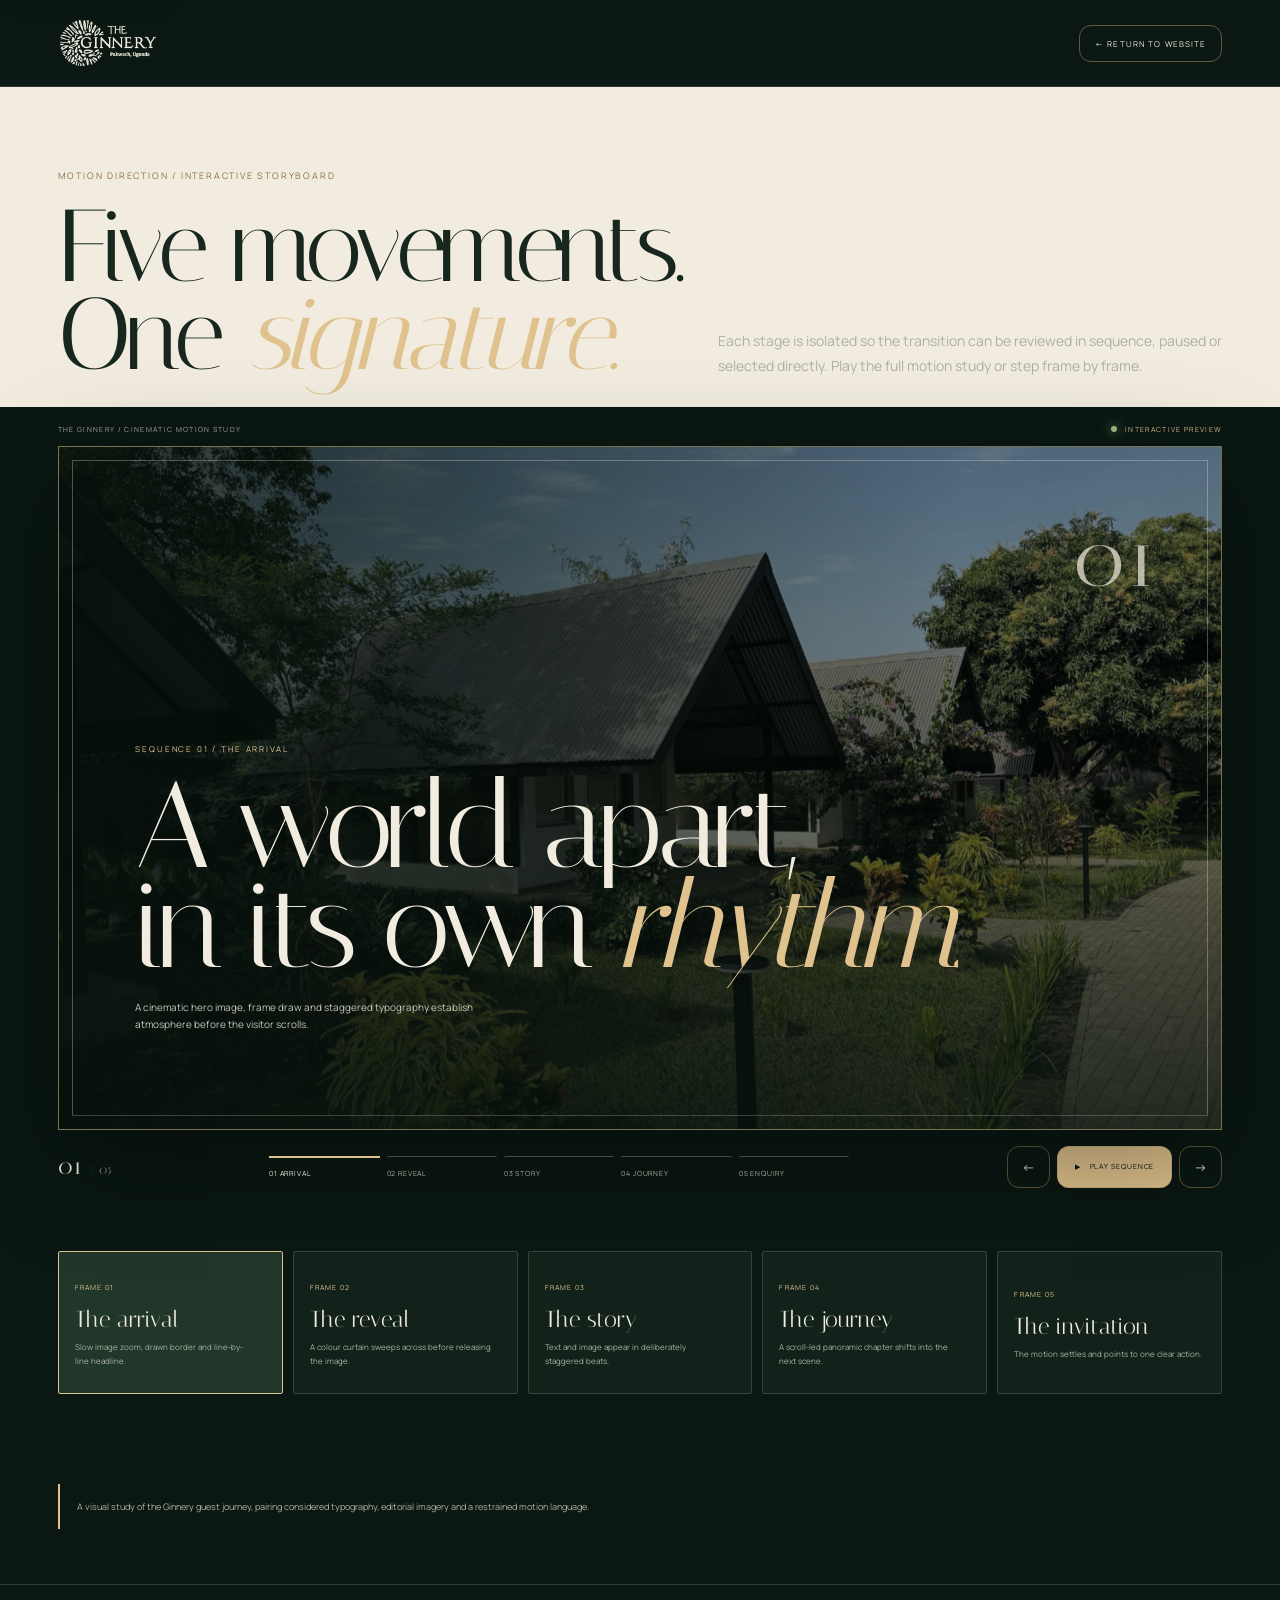
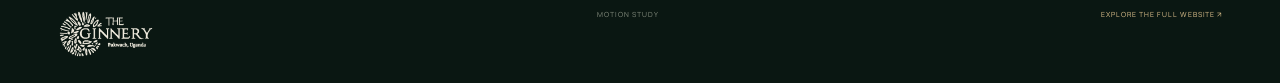
<file: motion-frames.html>
<!doctype html><html lang="en"><head><meta charset="utf-8"><meta name="viewport" content="width=device-width,initial-scale=1"><meta name="theme-color" content="#10251e"><link rel="icon" type="image/png" sizes="192x192" href="ginnery-logo.png?v=20261105"><link rel="apple-touch-icon" href="ginnery-logo.png?v=20261105"><title>The Ginnery — Motion storyboard</title><link rel="preconnect" href="https://fonts.googleapis.com"><link rel="preconnect" href="https://fonts.gstatic.com" crossorigin><link href="https://fonts.googleapis.com/css2?family=DM+Sans:wght@400;500;600&family=Italiana&family=Manrope:wght@300;400;500;600&display=swap" rel="stylesheet">
<style>
:root{--forest:#10251e;--night:#0a1712;--cream:#f1ecdf;--gold:#bd9a62;--gold2:#dfc28d;--muted:#abb1a4;--line:#f1ecdf2b;--serif:'Italiana',Georgia,serif;--sans:'Manrope','DM Sans',Arial,sans-serif;--pad:clamp(20px,4.5vw,66px);--ease:cubic-bezier(.22,.72,.15,1)}*{box-sizing:border-box}body{margin:0;background:var(--night);color:var(--cream);font-family:var(--sans);font-size:13px}a,button{color:inherit;font:inherit}a{text-decoration:none}.mast{min-height:79px;padding:18px var(--pad);display:flex;align-items:center;justify-content:space-between;border-bottom:1px solid var(--line);gap:20px}.brand{font-size:9px;letter-spacing:.25em}.brand img{display:block;height:50px;width:auto;max-width:150px;object-fit:contain}.footer-logo{display:block;height:48px;width:auto;max-width:145px;object-fit:contain}.brand small{display:block;font-size:7px;color:var(--muted);letter-spacing:.17em;margin-top:6px}.back{font-size:8px;letter-spacing:.14em;text-transform:uppercase;border:1px solid #bd9a627d;padding:12px 15px;transition:background .25s,color .25s}.back:hover{background:var(--gold2);color:var(--night)}.intro{padding:clamp(42px,7vw,82px) var(--pad) 28px;display:flex;justify-content:space-between;align-items:flex-end;gap:25px}.eyebrow{font-size:8px;letter-spacing:.25em;text-transform:uppercase;color:var(--gold2)}h1{font:clamp(51px,8vw,103px)/.86 var(--serif);font-weight:400;letter-spacing:-.045em;margin:20px 0 0}h1 em{color:var(--gold2);font-weight:400}.intro p{max-width:320px;font-size:10px;line-height:2;color:var(--muted);margin:0}.viewer{padding:18px var(--pad) 42px}.viewmeta{display:flex;justify-content:space-between;align-items:center;font-size:7px;text-transform:uppercase;letter-spacing:.19em;color:#aeb3a4;margin-bottom:12px}.live{display:flex;align-items:center;gap:8px;color:var(--gold2)}.live:before{content:"";width:6px;height:6px;border-radius:50%;background:#9dbf83;box-shadow:0 0 12px #9dbf83;animation:blink 1.4s infinite}@keyframes blink{50%{opacity:.3}}.screen{height:min(63vw,700px);min-height:440px;max-height:76vh;overflow:hidden;position:relative;isolation:isolate;background:#304a39;border:1px solid #bd9a627e;box-shadow:0 25px 90px #0005}.screen-bg{position:absolute;inset:-3%;z-index:-3;background-image:var(--image);background-size:cover;background-position:center;filter:brightness(.69) saturate(.75);transform:scale(1.11)}.screen[data-frame="0"]{--image:url('approved-safari-tents.jpg')}.screen[data-frame="1"]{--image:url('approved-luxury-room-bed.jpg')}.screen[data-frame="2"]{--image:url('approved-restaurant-mural.jpg')}.screen[data-frame="3"]{--image:url('approved-garden-walkway.jpg')}.screen[data-frame="4"]{--image:url('approved-pool-terrace.jpg')}.screen-bg{transition:transform 1.5s var(--ease),filter 1.5s}.screen:after{content:"";position:absolute;inset:0;z-index:-2;background:linear-gradient(90deg,#07120dc9,#07120d2c 78%),linear-gradient(0deg,#07120dc4,transparent 67%)}.screen-border{position:absolute;inset:13px;border:1px solid #f1ecdf4d;clip-path:inset(0 0 100% 0);pointer-events:none}.screen.is-playing .screen-border{animation:frameDraw 1s .1s var(--ease) forwards}@keyframes frameDraw{to{clip-path:inset(0)}}.screen-number{position:absolute;right:clamp(23px,5vw,68px);top:clamp(22px,5vw,64px);font:clamp(38px,7vw,81px) var(--serif);color:#f1ecdfb8}.screen-copy{position:absolute;left:clamp(28px,6vw,85px);bottom:clamp(36px,7vw,85px);max-width:840px;z-index:3}.screen-kicker{opacity:0;transform:translateY(13px);font-size:8px;letter-spacing:.23em;text-transform:uppercase;color:var(--gold2)}.screen-title{font:clamp(52px,9.5vw,128px)/.82 var(--serif);font-weight:400;letter-spacing:-.045em;margin:22px 0 23px;max-width:950px}.screen-title .line{display:block;overflow:hidden;padding-bottom:.1em;margin-bottom:-.1em}.screen-title .line span{display:block;transform:translateY(125%)}.screen-title em{font-weight:400;color:var(--gold2)}.screen-description{font-size:10px;line-height:1.95;color:#f1ecdfd1;max-width:350px;opacity:0;transform:translateY(12px)}.screen.is-playing .screen-kicker{animation:rise .65s .2s var(--ease) forwards}.screen.is-playing .screen-title .line span{animation:wordUp .95s .32s var(--ease) forwards}.screen.is-playing .screen-title .line:nth-child(2) span{animation-delay:.46s}.screen.is-playing .screen-description{animation:rise .7s .75s var(--ease) forwards}.screen.is-playing .screen-bg{animation:kenBurns 5.2s var(--ease) both}@keyframes rise{to{opacity:1;transform:translateY(0)}}@keyframes wordUp{to{transform:translateY(0)}}@keyframes kenBurns{from{transform:scale(1.14)}to{transform:scale(1.015)}}.curtain{position:absolute;inset:0;z-index:4;background:var(--gold2);transform:scaleX(0);transform-origin:left;pointer-events:none}.screen.is-playing .curtain{animation:curtain 1.2s .02s var(--ease) both}@keyframes curtain{0%{transform:scaleX(0);transform-origin:left}40%{transform:scaleX(1);transform-origin:left}55%{transform:scaleX(1);transform-origin:right}100%{transform:scaleX(0);transform-origin:right}}.screen[data-frame="2"] .screen-bg{filter:brightness(.62) saturate(.8)}.screen[data-frame="3"] .screen-bg{filter:brightness(.72) saturate(.9)}.screen[data-frame="4"] .screen-bg{filter:brightness(.65) saturate(.6)}.frame-controls{display:flex;justify-content:space-between;align-items:center;gap:20px;flex-wrap:wrap;margin-top:16px}.counter{font:23px var(--serif)}.counter span{font-size:13px;color:#7e8979}.timeline{display:flex;gap:7px;flex:1;max-width:580px}.timeline button{position:relative;background:transparent;border:0;border-top:1px solid #f1ecdf46;padding:12px 0 0;flex:1;text-align:left;color:#a9ae9e;font-size:7px;letter-spacing:.12em;text-transform:uppercase;cursor:pointer}.timeline button:before{content:"";position:absolute;left:0;top:-1px;width:0;height:2px;background:var(--gold2);transition:width .3s}.timeline button.active{border-color:#f1ecdf93;color:var(--cream)}.timeline button.active:before{width:100%}.controls{display:flex;gap:7px}.control{height:42px;min-width:43px;display:flex;align-items:center;justify-content:center;background:transparent;border:1px solid #bd9a627b;cursor:pointer;transition:background .2s,color .2s}.control:hover{background:var(--gold2);color:var(--night)}.control.play{background:var(--gold2);color:var(--night);padding:0 17px;gap:9px;font-size:7px;text-transform:uppercase;letter-spacing:.13em}.control.play:hover{background:transparent;color:var(--cream)}.frame-cards{padding:21px var(--pad) 90px;display:grid;grid-template-columns:repeat(5,1fr);gap:10px}.frame-card{border:1px solid var(--line);background:#12221a;padding:18px 16px;min-height:143px;text-align:left;cursor:pointer;transition:transform .25s,border-color .25s,background .25s}.frame-card:hover{transform:translateY(-4px);border-color:#bd9a6299}.frame-card.active{border-color:var(--gold2);background:#20372a}.frame-card small{color:var(--gold2);font-size:7px;letter-spacing:.17em}.frame-card h2{font:23px var(--serif);font-weight:400;margin:12px 0 7px}.frame-card p{font-size:8px;line-height:1.8;color:var(--muted);margin:0}.note{margin:0 var(--pad) 55px;border-left:2px solid var(--gold2);padding:14px 17px;max-width:840px;color:#aeb3a3;font-size:9px;line-height:1.9}.note strong{color:var(--cream);font-weight:500}.footer{border-top:1px solid var(--line);padding:25px var(--pad);display:flex;justify-content:space-between;gap:18px;flex-wrap:wrap;color:#858d7f;font-size:7px;letter-spacing:.14em;text-transform:uppercase}.footer a{color:var(--gold2)}@media(max-width:820px){.intro{display:block}.intro p{margin-top:22px}.frame-cards{grid-template-columns:repeat(3,1fr)}}@media(max-width:560px){.mast{min-height:70px}.intro{padding-top:40px}.intro h1{font-size:clamp(55px,14vw,76px)}.screen{height:74svh;min-height:520px;max-height:none}.screen-copy{left:23px;right:22px;bottom:48px}.screen-title{font-size:clamp(54px,14vw,80px)}.screen-description{max-width:275px}.screen-number{font-size:44px}.frame-controls{align-items:flex-start}.timeline{order:3;flex-basis:100%;max-width:none}.controls{margin-left:auto}.frame-cards{grid-template-columns:1fr 1fr;gap:8px}.frame-card{padding:15px 13px;min-height:130px}.frame-card h2{font-size:21px}.note{margin-bottom:40px}}@media(prefers-reduced-motion:reduce){*,*:before,*:after{animation-duration:.01ms!important;animation-iteration-count:1!important;transition-duration:.01ms!important;scroll-behavior:auto!important}}
</style><link rel="stylesheet" href="ginnery-polish.css">
<link rel="stylesheet" href="premium-buttons.css?v=20261113">
</head><body><a class="skip-link" href="#main">Skip to storyboard</a>
<header class="mast"><a href="index.html" class="brand" aria-label="The Ginnery home"><img src="ginnery-logo.png" alt="The Ginnery - Pakwach, Uganda"></a><a class="back" href="index.html">← Return to website</a></header>
<main id="main" tabindex="-1"><section class="intro"><div><div class="eyebrow">Motion direction / interactive storyboard</div><h1>Five movements.<br>One <em>signature.</em></h1></div><p>Each stage is isolated so the transition can be reviewed in sequence, paused or selected directly. Play the full motion study or step frame by frame.</p></section>
<section class="viewer"><div class="viewmeta"><span>THE GINNERY / CINEMATIC MOTION STUDY</span><span class="live">Interactive preview</span></div><div class="screen is-playing" id="screen" data-frame="0"><div class="screen-bg"></div><div class="curtain"></div><div class="screen-border"></div><div class="screen-number" id="screenNumber">01</div><div class="screen-copy"><div class="screen-kicker" id="screenKicker">Sequence 01 / The arrival</div><h2 class="screen-title" id="screenTitle"><span class="line"><span>A world apart,</span></span><span class="line"><span>in its own <em>rhythm.</em></span></span></h2><p class="screen-description" id="screenDescription">A cinematic hero image, frame draw and staggered typography establish atmosphere before the visitor scrolls.</p></div></div>
<div class="frame-controls"><div class="counter" id="counter">01 <span>/ 05</span></div><div class="timeline" id="timeline"><button class="active" data-frame="0">01 Arrival</button><button data-frame="1">02 Reveal</button><button data-frame="2">03 Story</button><button data-frame="3">04 Journey</button><button data-frame="4">05 Enquiry</button></div><div class="controls"><button class="control" id="previous" aria-label="Previous frame">←</button><button class="control play" id="play">▶ <span>Play sequence</span></button><button class="control" id="next" aria-label="Next frame">→</button></div></div></section>
<section class="frame-cards"><button class="frame-card active" data-card="0"><small>FRAME 01</small><h2>The arrival</h2><p>Slow image zoom, drawn border and line-by-line headline.</p></button><button class="frame-card" data-card="1"><small>FRAME 02</small><h2>The reveal</h2><p>A colour curtain sweeps across before releasing the image.</p></button><button class="frame-card" data-card="2"><small>FRAME 03</small><h2>The story</h2><p>Text and image appear in deliberately staggered beats.</p></button><button class="frame-card" data-card="3"><small>FRAME 04</small><h2>The journey</h2><p>A scroll-led panoramic chapter shifts into the next scene.</p></button><button class="frame-card" data-card="4"><small>FRAME 05</small><h2>The invitation</h2><p>The motion settles and points to one clear action.</p></button></section>
<p class="note">A visual study of the Ginnery guest journey, pairing considered typography, editorial imagery and a restrained motion language.</p>
</main><footer class="footer"><img class="footer-logo" src="ginnery-logo.png" alt="The Ginnery - Pakwach, Uganda"><span>Motion study</span><a href="index.html">Explore the full website ↗</a></footer>
<script>(()=>{const $=(s,r=document)=>r.querySelector(s),$$=(s,r=document)=>[...r.querySelectorAll(s)],scenes=[{k:'Sequence 01 / The arrival',t:'<span class="line"><span>A world apart,</span></span><span class="line"><span>in its own <em>rhythm.</em></span></span>',d:'A cinematic hero image, frame draw and staggered typography establish atmosphere before the visitor scrolls.'},{k:'Sequence 02 / The image reveal',t:'<span class="line"><span>Somewhere to</span></span><span class="line"><span><em>exhale.</em></span></span>',d:'An image curtain reveals the scene, then the headline rises in two carefully timed movements.'},{k:'Sequence 03 / The story',t:'<span class="line"><span>Feel the place.</span></span><span class="line"><span><em>Keep the moment.</em></span></span>',d:'A quieter chapter pairs immersive photography with subtle shifts in scale and a staggered text reveal.'},{k:'Sequence 04 / The journey',t:'<span class="line"><span>One scene</span></span><span class="line"><span>into <em>another.</em></span></span>',d:'The full site uses a scroll-controlled sequence of large chapters, shifting the visual story horizontally on desktop.'},{k:'Sequence 05 / The invitation',t:'<span class="line"><span>Let the stay</span></span><span class="line"><span><em>begin here.</em></span></span>',d:'The final scene slows down and gives the visitor a clear path to enquire.'}];const screen=$('#screen'),num=$('#screenNumber'),kicker=$('#screenKicker'),title=$('#screenTitle'),desc=$('#screenDescription'),counter=$('#counter'),play=$('#play'),steps=$$('#timeline button'),cards=$$('.frame-card');let current=0,playing=false,timer=null;function show(i){current=(i+5)%5;screen.classList.remove('is-playing');void screen.offsetWidth;screen.dataset.frame=current;num.textContent=String(current+1).padStart(2,'0');kicker.textContent=scenes[current].k;title.innerHTML=scenes[current].t;desc.textContent=scenes[current].d;counter.innerHTML=String(current+1).padStart(2,'0')+' <span>/ 05</span>';steps.forEach((b,n)=>b.classList.toggle('active',n===current));cards.forEach((b,n)=>b.classList.toggle('active',n===current));requestAnimationFrame(()=>screen.classList.add('is-playing'));}function stop(){playing=false;clearInterval(timer);timer=null;play.innerHTML='▶ <span>Play sequence</span>'}function togglePlay(){if(playing){stop();return}playing=true;show(current);play.innerHTML='Ⅱ <span>Pause sequence</span>';timer=setInterval(()=>{if(current===4){stop();return}show(current+1)},4800)}$('#previous').addEventListener('click',()=>{stop();show(current-1)});$('#next').addEventListener('click',()=>{stop();show(current+1)});play.addEventListener('click',togglePlay);steps.forEach(b=>b.addEventListener('click',()=>{stop();show(Number(b.dataset.frame))}));cards.forEach(b=>b.addEventListener('click',()=>{stop();show(Number(b.dataset.card));screen.scrollIntoView({behavior:matchMedia('(prefers-reduced-motion: reduce)').matches?'auto':'smooth',block:'center'})}));show(0)})();</script></body></html>
</file>
<file: ginnery-polish.css>
/* The Ginnery signature polish — readable, tactile, responsive and motion-aware */
:root{--gin-ease:cubic-bezier(.22,.72,.15,1);--gin-gold:#dfc28d;--gin-hairline:rgba(223,194,141,.24)}
html{scroll-behavior:smooth;scroll-padding-top:96px;overflow-x:hidden;overflow-x:clip}
body{overflow-x:hidden;overflow-x:clip;text-rendering:optimizeLegibility;-webkit-font-smoothing:antialiased}
img{height:auto}
::selection{background:#dfc28d;color:#0a1712}
a,button,input,select,textarea{ -webkit-tap-highlight-color:transparent }
a:focus-visible,button:focus-visible,input:focus-visible,select:focus-visible,textarea:focus-visible,[tabindex]:focus-visible{outline:2px solid #dfc28d;outline-offset:4px}
button,a,.button,.service-tab,.side-nav button{touch-action:manipulation}
@media(pointer:coarse){.button,.nav a,.text-link,.service-tab,.run-controls button,.side-nav button{min-height:44px}.text-link{padding-block:7px}}
/* Paragraphs: prevent tight tracking, awkward breaks and compressed line-height. */
p{word-break:normal;overflow-wrap:break-word;hyphens:manual;text-wrap:pretty;letter-spacing:0}
main p,.intro p,.content p,.booking-card p,.service-intro p,.aside p,.screen-description,.note p{line-height:1.75}
/* Home navigation and hero */
.header{position:fixed;transition:background .45s var(--gin-ease),backdrop-filter .45s,border-color .45s,box-shadow .45s}
.header.is-scrolled{background:rgba(10,23,18,.91);backdrop-filter:blur(16px);border-bottom-color:rgba(223,194,141,.24);box-shadow:0 12px 35px rgba(0,0,0,.12)}
.brand-mark{transition:transform .65s var(--gin-ease),background .35s,color .35s}
.brand:hover .brand-mark{transform:rotate(135deg);background:var(--gold2);color:var(--night)}
.hero-image{will-change:transform,opacity}
.hero-shade{background:linear-gradient(90deg,rgba(6,17,12,.82) 0%,rgba(6,17,12,.46) 47%,rgba(6,17,12,.08) 100%),linear-gradient(0deg,rgba(6,17,12,.83) 0%,transparent 62%,rgba(6,17,12,.28) 100%)}
.hero h1{text-wrap:balance;max-width:1050px}
.hero-description,.body-copy,.philosophy-card p,.guest-pathways-head p,.audience-card p,.support-chip p,.run-copy p,.stay-card p,.booking-banner p,.rooted-copy p,.cta-section>p{font-size:clamp(14px,1.04vw,16px);line-height:1.78;letter-spacing:0;overflow-wrap:break-word;word-break:normal;hyphens:manual;text-wrap:pretty}
.hero-description{max-width:34ch;line-height:1.72;color:rgba(241,236,223,.9)}
.body-copy{max-width:58ch}
.display{ text-wrap:balance }
.eyebrow{font-size:9px;line-height:1.5;letter-spacing:.2em}
.button{min-height:50px;padding-inline:22px;font-size:9px;letter-spacing:.13em}
.button:focus-visible,.nav-cta:focus-visible{outline-offset:5px}
/* Give each chapter its own atmosphere and a choreographed typographic landing. */
.cinematic-run{isolation:isolate}
.run-slide:before{transform:scale(1.1);transition:transform 1.8s var(--gin-ease),filter 1.2s var(--gin-ease)}
.run-slide.active:before{transform:scale(1.015);filter:saturate(.9) brightness(.94)}
.run-slide:after{transition:opacity .8s var(--gin-ease);background:linear-gradient(90deg,rgba(6,17,12,.82) 0%,rgba(6,17,12,.43) 57%,rgba(6,17,12,.06) 100%),linear-gradient(0deg,rgba(6,17,12,.84) 0%,transparent 68%)}
.run-copy{max-width:min(540px,62vw);transition:opacity .75s var(--gin-ease),transform .85s var(--gin-ease)}
.run-copy small{display:inline-flex;align-items:center;gap:10px;font-size:9px;letter-spacing:.18em}
.run-copy small:before{content:"";width:25px;height:1px;background:var(--gold2);transform-origin:left;transition:transform .65s var(--gin-ease)}
.run-slide.active .run-copy small:before{transform:scaleX(1.25)}
.run-copy h3{font-size:clamp(64px,9vw,124px);line-height:.88;text-wrap:balance}
.run-copy h3>span,.run-copy h3>em{display:inline-block;transition:transform .8s var(--gin-ease),opacity .75s var(--gin-ease);transform:translate3d(0,20px,0);opacity:.72}
.run-slide.active .run-copy h3>span,.run-slide.active .run-copy h3>em{transform:translate3d(0,0,0);opacity:1}
.run-slide.active .run-copy h3>em{transition-delay:100ms}
.run-copy p{max-width:38ch;margin-top:16px;color:rgba(241,236,223,.92)}
.run-index{font-variant-numeric:tabular-nums;transition:opacity .3s,transform .6s var(--gin-ease)}
.run-controls button{min-height:46px;padding-top:13px;font-size:9px;letter-spacing:.13em}
.run-controls button:focus-visible{outline-offset:2px}
.run-controls button:before{transform-origin:left;transition:width .55s var(--gin-ease)}
/* Image cards get soft edge light and purposeful movement rather than heavy boxes. */
.cards{perspective:1200px}
.stay-card{transition:transform .65s var(--gin-ease)}
.stay-photo{box-shadow:0 18px 45px rgba(16,37,30,.09)}
.stay-photo img{transform:scale(1.015);transition:transform 1.1s var(--gin-ease),filter 1.1s var(--gin-ease)}
.stay-card:hover .stay-photo img{transform:scale(1.065);filter:saturate(.98)}
.stay-title{gap:18px}
.stay-title h3{line-height:1.1;text-wrap:balance}
.audience-card,.support-chip,.philosophy-card{transition:transform .55s var(--gin-ease),border-color .45s,background-color .45s}
.audience-card:hover{transform:translateY(-5px)}
.audience-card:before{transition:transform 1.4s var(--gin-ease),opacity 1.1s}
.audience-card:hover:before{transform:scale(1.09);opacity:.8}
.support-chip{padding-block:22px;border-top:1px solid rgba(16,37,30,.22)}
.support-chip p{max-width:42ch;margin-top:10px}
.booking-banner{border-top:1px solid var(--gin-hairline);border-bottom:1px solid var(--gin-hairline)}
.rooted{position:relative;isolation:isolate}
.rooted-copy{position:relative;z-index:2}
.rooted>.fx-paths{color:rgba(223,194,141,.16)}
.rooted-copy p{max-width:58ch;color:rgba(213,219,205,.88)}
.cta-section .display{max-width:11ch;line-height:.9}
/* Motion should be rich without trapping people in it. */
[data-reveal]{will-change:transform,opacity}
[data-reveal].visible{transition-delay:0ms}
.image-curtain,.rooted-photo,.stay-photo{contain:paint}

.motion-launch{display:none!important}
/* Booking journey */
.booking-card{box-shadow:0 28px 85px rgba(0,0,0,.14);transition:transform .5s var(--gin-ease),box-shadow .5s var(--gin-ease)}
.service-tab{min-height:48px;transition:background .35s var(--gin-ease),color .35s var(--gin-ease),border-color .35s}
.field input,.field select,.field textarea,.head-tools select{transition:border-color .25s,box-shadow .25s,background-color .25s}
.field input:focus,.field select:focus,.field textarea:focus{border-color:var(--gold2);box-shadow:0 0 0 3px rgba(223,194,141,.11)}
.form-actions .button{box-shadow:0 9px 24px rgba(189,154,98,.11)}
/* Keep the staff portal information hierarchy calm and readable. */
.content>section,.content>.page-view{animation:ginSectionIn .55s var(--gin-ease) both}
@keyframes ginSectionIn{from{opacity:0;transform:translateY(10px)}to{opacity:1;transform:translateY(0)}}
.content p,.login-card p,.panel p,.report-box p,.page-title p{font-size:clamp(12.5px,.95vw,14px);line-height:1.7;letter-spacing:0}
.panel,.metric,.report-box{transition:border-color .3s,box-shadow .3s,transform .3s var(--gin-ease)}
.metric:hover{transform:translateY(-3px);box-shadow:0 14px 35px rgba(0,0,0,.12)}
.table-wrap{scrollbar-width:thin;scrollbar-color:#7c8a76 #14251b}
input,select,textarea{accent-color:#bd9a62}
/* Motion study: responsive type and a more deliberate scene transition. */
.screen{box-shadow:0 32px 100px rgba(0,0,0,.38)}
.screen-bg{transition:transform 1.2s var(--gin-ease),filter 1.2s var(--gin-ease)}
.intro p,.note p{font-size:clamp(14px,1vw,16px);line-height:1.78;max-width:56ch;letter-spacing:0}
.frame-card{transition:transform .4s var(--gin-ease),border-color .4s,background .4s}
.frame-card:hover{transform:translateY(-3px)}
@media(max-width:900px){.run-copy{max-width:68vw}.run-copy p{max-width:36ch}}
@media(max-width:640px){
 html{scroll-padding-top:78px}.header{height:72px;background:rgba(10,23,18,.4);backdrop-filter:blur(8px)}.header.is-scrolled{background:rgba(10,23,18,.94)}
 .hero{min-height:720px}.hero h1{font-size:clamp(60px,15.7vw,94px);line-height:.86;letter-spacing:-.05em}.hero-description{max-width:32ch;font-size:15px;line-height:1.7}.hero-bottom{max-width:100%}.actions{gap:15px}.button{font-size:9px}
 .guest-pathways-head p,.body-copy,.philosophy-card p,.audience-card p,.support-chip p,.stay-card p,.rooted-copy p,.cta-section>p,.booking-banner p{font-size:15px;line-height:1.72}
 .run-lead{top:42px}.run-slide{min-height:620px;height:78svh}.run-copy{max-width:none;bottom:58px}.run-copy h3{font-size:clamp(60px,15vw,88px);line-height:.9}.run-copy p{max-width:34ch;font-size:15px;line-height:1.7}.run-copy small{font-size:9px}.run-index{top:35px}.run-controls{gap:12px}.run-controls button{font-size:8px;min-height:50px;letter-spacing:.08em}
 .stay-photo{height:105vw;max-height:560px}.stay-card p{max-width:45ch}.support-chip{padding-block:20px}.rooted-copy p{max-width:54ch}
 .content p,.login-card p,.panel p,.report-box p,.page-title p{font-size:13px;line-height:1.65}
}
@media(prefers-reduced-motion:reduce){html{scroll-behavior:auto}*,*::before,*::after{animation-duration:.01ms!important;animation-iteration-count:1!important;transition-duration:.01ms!important;scroll-behavior:auto!important;scroll-timeline:none!important;will-change:auto!important}.run-slide:before{transform:none!important}.run-copy h3>span,.run-copy h3>em{transform:none!important;opacity:1!important}.content>section,.content>.page-view{animation:none!important}.stay-card:hover,.audience-card:hover,.metric:hover,.frame-card:hover{transform:none!important}}

/* Keyboard users can reach the primary content immediately. */
.skip-link{position:fixed;left:14px;top:12px;z-index:1000;transform:translateY(-160%);padding:12px 16px;background:#dfc28d;color:#0a1712;font-size:13px;font-weight:700;box-shadow:0 8px 28px rgba(0,0,0,.24);transition:transform .25s var(--gin-ease)}
.skip-link:focus{transform:translateY(0)}
#main:focus{outline:none}

/* A more composed, international hotel identity for the guest facing homepage. */
body:has(>.grain) .header{padding-inline:clamp(24px,6vw,100px)}
.brand-type{font-size:10px;letter-spacing:.3em}
.brand-type small{font-size:7px;letter-spacing:.23em;margin-top:2px}
.nav{gap:clamp(20px,2.7vw,42px);font-size:9px;letter-spacing:.16em}
.hero{min-height:760px}
.hero-image.a{background-image:url('approved-fig-tree-drive.jpg')}
.hero-image.b{background-image:url('approved-pool-terrace.jpg')}
.hero-image.c{background-image:url('approved-restaurant-mural.jpg')}
.hero-image.a{animation:heroZoom 15s var(--gin-ease) forwards,ginHeroA 24s infinite}
.hero-image.b{animation:heroZoom 15s var(--gin-ease) forwards,ginHeroB 24s infinite}
.hero-image.c{animation:heroZoom 15s var(--gin-ease) forwards,ginHeroC 24s infinite}
.hero-image{z-index:0}
.hero-shade{z-index:1}
.hero-content,.hero-side,.hero-bottomline{z-index:2}
.hero:after{z-index:3}
@keyframes ginHeroA{0%,29%{opacity:1}34%,95%{opacity:0}100%{opacity:1}}
@keyframes ginHeroB{0%,29%{opacity:0}34%,62%{opacity:1}67%,100%{opacity:0}}
@keyframes ginHeroC{0%,62%{opacity:0}67%,95%{opacity:1}100%{opacity:0}}
.hero h1{max-width:1100px;font-size:clamp(76px,11.6vw,158px);line-height:.86;letter-spacing:-.045em}
.hero-kicker{letter-spacing:.23em}
.hero-description{max-width:39ch}
.intro,.discovery{background:#f1ecdf;color:#17271e}
.intro .eyebrow,.discovery .eyebrow,.intro .text-link{color:#8d7045}
.intro .display,.discovery .display{color:#17271e}
.intro .display em,.discovery .display em{color:#987746}
.intro .body-copy,.discovery .body-copy{color:#50584f}
.intro-image{box-shadow:0 30px 75px rgba(16,37,30,.12)}
.philosophy{background:#e4dbc9;color:#19251d}
.philosophy .display{color:#19251d}
.philosophy .display em{color:#92744d}
.philosophy-top>.body-copy{color:#62675a}
.philosophy-card{border-color:rgba(25,37,29,.2)}
.philosophy-card h3{color:#19251d}
.philosophy-card p{color:#606356}
.philosophy-number{color:#92744d}
.guest-pathways{background:#f1ecdf}
.guest-pathways-head h2{letter-spacing:-.05em}
.audience-card{min-height:370px}
.stay-photo{height:clamp(330px,39vw,540px)}
.stay-title h3{font-size:clamp(30px,3vw,43px)}
.rooted{background:#15251d}
.rooted-copy .display em{color:#d5bd91}
.cta-section{background-color:#101d16}
.footer-legal{font-size:10px;line-height:1.8}

.hotel-feed{padding:clamp(76px,9vw,120px) var(--pad);background:#e5ddcb;color:#17271e}
.hotel-feed[hidden]{display:none}
.hotel-feed-head{display:flex;justify-content:space-between;align-items:end;margin-bottom:34px}
.hotel-feed-head .eyebrow{color:#8d7045}
.hotel-feed-head h2{font:clamp(48px,6.5vw,88px)/.92 var(--serif);font-weight:400;letter-spacing:-.045em;margin:16px 0 0}
.hotel-feed-head h2 em{color:#987746}
.hotel-feed-grid{display:grid;grid-template-columns:repeat(3,minmax(0,1fr));gap:18px}
.hotel-feed-card{background:#f1ecdf;border:1px solid rgba(23,39,30,.12);overflow:hidden;transition:transform .55s var(--gin-ease),box-shadow .55s var(--gin-ease)}
.hotel-feed-card:hover{transform:translateY(-5px);box-shadow:0 22px 48px rgba(16,37,30,.13)}
.hotel-feed-card img{width:100%;height:clamp(210px,25vw,350px);object-fit:cover;transition:transform .9s var(--gin-ease)}
.hotel-feed-card:hover img{transform:scale(1.035)}
.hotel-feed-card-copy{padding:20px 21px 24px}
.hotel-feed-card h3{font:27px/1.1 var(--serif);font-weight:400;margin:0 0 9px}
.hotel-feed-card p{font-size:14px;line-height:1.7;color:#60675f;margin:0}
@media(max-width:640px){.hotel-feed-grid{grid-template-columns:1fr}.hotel-feed-card img{height:82vw;max-height:470px}.hotel-feed-card-copy{padding:19px}}
.cms-announcement{display:flex;align-items:center;justify-content:center;gap:18px;padding:17px var(--pad);background:#dfc28d;color:#10251e;text-align:center;font-size:13px;line-height:1.6}
.cms-announcement strong{font-family:var(--serif);font-size:22px;font-weight:400}
.cms-feed{padding:clamp(78px,9vw,120px) var(--pad);background:#e5ddcb;color:#17271e}
.cms-feed-head{display:flex;align-items:flex-end;justify-content:space-between;gap:24px;margin-bottom:34px}
.cms-feed-head .eyebrow{color:#8d7045}
.cms-feed-head .display{font-size:clamp(44px,6vw,78px);margin:15px 0 0;color:#17271e}
.cms-feed-grid{display:grid;grid-template-columns:repeat(3,minmax(0,1fr));gap:18px}
.cms-feed-card{min-width:0}
.cms-feed-card img{width:100%;height:clamp(230px,29vw,390px);object-fit:cover;background:#c6b89f}
.cms-feed-card h3{font:clamp(25px,2.5vw,34px)/1.1 var(--serif);font-weight:400;margin:18px 0 8px}
.cms-feed-card p{max-width:45ch;color:#586054;font-size:14px;line-height:1.75;margin:0}
@media(max-width:640px){.cms-announcement{display:grid;gap:5px}.cms-feed-head{display:block}.cms-feed-grid{grid-template-columns:1fr;gap:32px}.cms-feed-card img{height:105vw;max-height:550px}.cms-feed-card h3{font-size:31px}}
.cinematic-run{height:390vh}
.run-track{width:400%}
.run-slide{flex-basis:25%}
.run-intro{display:flex;align-items:center;padding:clamp(92px,13vh,150px) var(--pad) clamp(100px,14vh,150px)}
.run-intro:before{transform:scale(1.045);filter:saturate(.68) brightness(.74)}
.run-intro-copy{max-width:min(900px,76vw);position:relative;z-index:2;animation:runIntroIn 1s .2s both var(--gin-ease)}
.run-intro-copy .display{font:clamp(70px,10vw,138px)/.86 var(--serif);font-weight:400;letter-spacing:-.045em;margin:24px 0 18px;text-wrap:balance}
.run-intro-copy .display em{color:var(--gold2);font-weight:400}
.run-intro-copy p{font-size:clamp(14px,1.1vw,17px);color:rgba(241,236,223,.86);margin:0;line-height:1.7}
.run-scroll-cue{display:inline-grid;place-items:center;width:40px;height:40px;margin-top:24px;border:1px solid rgba(223,194,141,.55);border-radius:50%;color:var(--gold2);font-size:19px;animation:runCue 1.6s ease-in-out infinite}
@keyframes runIntroIn{from{opacity:0;transform:translateY(22px)}to{opacity:1;transform:translateY(0)}}
@keyframes runCue{50%{transform:translateY(5px)}}
@media(max-width:640px){
 .cinematic-run{height:auto}
 .run-track{width:100%}
 .run-slide{width:100%;flex-basis:auto}
 .run-intro{min-height:78svh;padding:95px var(--pad) 115px}
 .run-intro-copy{max-width:100%}
 .run-intro-copy .display{font-size:clamp(54px,13.5vw,82px);line-height:.9;margin:18px 0}
 .run-intro-copy p{font-size:15px;max-width:32ch}
 .run-intro .eyebrow{font-size:8px}
}
@media(max-width:640px){
 .hero{min-height:760px}
 .hero h1{font-size:clamp(59px,14.8vw,91px);line-height:.9}
 .guest-pathways{background:#f1ecdf}
 .stay-photo{height:112vw}
 .audience-card{min-height:330px}
}

/* Staff workspace: warm paper surfaces, forest navigation and clear operational data. */
.admin-page {
  --forest: #173127;
  --forest2: #244638;
  --night: #0d1b15;
  --cream: #f7f4ec;
  --paper: #f3f0e8;
  --gold: #927044;
  --gold2: #a9854f;
  --muted: #5f6c63;
  --line: rgba(23, 49, 39, .14);
  color-scheme: light;
  min-height: 100vh;
  background: #f3f1eb;
  color: #21352b;
  font-size: 13px;
}

.admin-page input,
.admin-page select,
.admin-page textarea {
  border: 1px solid #d9d8cf;
  border-radius: 3px;
  background: #fffefa;
  color: #21352b;
  padding: 10px 11px;
  transition: border-color .18s ease, box-shadow .18s ease;
}

.admin-page input::placeholder,
.admin-page textarea::placeholder { color: #8b938b; }
.admin-page input:focus,
.admin-page select:focus,
.admin-page textarea:focus {
  border-color: #9b7a4b;
  box-shadow: 0 0 0 3px rgba(146, 112, 68, .12);
}
.admin-page select option { background: #fffefa; color: #21352b; }

.admin-page .app { grid-template-columns: 248px minmax(0, 1fr); }
.admin-page .sidebar {
  position: sticky;
  top: 0;
  height: 100vh;
  min-height: 620px;
  padding: 25px 15px 18px;
  gap: 26px;
  background: #11261d;
  border-right: 0;
  box-shadow: 8px 0 28px rgba(20, 37, 29, .06);
}
.admin-page .brand { padding: 4px 12px 20px; border-bottom-color: rgba(247, 244, 236, .15); }
.admin-page .brand img { width: min(150px, 100%); }
.admin-page .nav-label { color: #9da99d; font-size: 9px; letter-spacing: .16em; }
.admin-page .side-nav { gap: 5px; }
.admin-page .side-nav button {
  min-height: 38px;
  padding: 8px 11px;
  border-radius: 3px;
  color: #d1d7cc;
  font-size: 11px;
  letter-spacing: .01em;
  transition: background .18s ease, color .18s ease, border-color .18s ease;
}
.admin-page .side-nav button span { width: 19px; color: #c5a46f; font-size: 16px; }
.admin-page .side-nav button.active,
.admin-page .side-nav button:hover {
  background: #203b2d;
  border-color: rgba(222, 197, 151, .22);
  color: #fffdf6;
}
.admin-page .side-bottom { color: #a8b2a7; font-size: 10px; line-height: 1.8; }
.admin-page .side-bottom a { color: #dec597; }

.admin-page .topbar {
  position: sticky;
  top: 0;
  z-index: 20;
  min-height: 72px;
  height: auto;
  padding: 12px clamp(20px, 3.2vw, 48px);
  background: rgba(250, 249, 244, .94);
  border-bottom: 1px solid #dfddd4;
  backdrop-filter: blur(14px);
}
.admin-page .crumb { color: #778279; font-size: 9px; letter-spacing: .14em; }
.admin-page .topbar h1 { margin-top: 4px; color: #1c3428; font-size: 25px; }
.admin-page .top-actions { gap: 7px; }
.admin-page .status-pill {
  display: inline-flex;
  align-items: center;
  gap: 7px;
  border: 1px solid #d8d8cc;
  border-radius: 99px;
  padding: 6px 9px;
  color: #43564a;
  font-size: 9px;
  letter-spacing: .03em;
  text-transform: none;
}
.admin-page .status-pill::before {
  content: "";
  width: 6px;
  height: 6px;
  border-radius: 50%;
  background: #668a5a;
  box-shadow: 0 0 0 3px rgba(102, 138, 90, .12);
}

/* Compact, consistent action controls across every admin section. */
.admin-page .button,
.admin-page .offer-item button,
.admin-page .staff-item button {
  min-height: 34px;
  padding: 7px 11px;
  border: 1px solid #1b382b;
  border-radius: 3px;
  background: #1b382b;
  color: #fffdf6;
  font-size: 9px;
  font-weight: 600;
  letter-spacing: .07em;
  line-height: 1.2;
  transition: background .18s ease, border-color .18s ease, color .18s ease, transform .18s ease;
}
.admin-page .button:hover,
.admin-page .offer-item button:hover,
.admin-page .staff-item button:hover {
  border-color: #315a43;
  background: #315a43;
  color: #fffdf6;
  transform: translateY(-1px);
}
.admin-page .button.outline {
  border-color: #c8cbbf;
  background: transparent;
  color: #2b4034;
}
.admin-page .button.outline:hover { border-color: #8c7049; background: #f3eee3; color: #21352b; }
.admin-page .button:disabled { opacity: .55; cursor: not-allowed; transform: none; }
.admin-page [hidden] { display: none !important; }
.admin-page .button.table-action { min-height: 30px; padding: 5px 8px; font-size: 9px; }
.admin-page .panel-head button,
.admin-page .panel-head a { color: #80643c; font-size: 10px; }
.admin-page .offer-item button,
.admin-page .staff-item button { border-color: #d7b9b1; background: transparent; color: #8a4a40; }
.admin-page .offer-item button:hover,
.admin-page .staff-item button:hover { border-color: #9d675e; background: #fbf1ee; color: #71382f; }

.admin-page .content { max-width: 1720px; padding: clamp(22px, 3vw, 46px); }
.admin-page .global-alert {
  align-items: center;
  margin-bottom: 22px;
  padding: 11px 15px;
  border-left: 3px solid #a9854f;
  background: #f8f2e7;
  color: #536056;
  font-size: 12px;
  line-height: 1.6;
}
.admin-page .global-alert > span { color: #8d6e40; font-size: 14px; }
.admin-page .global-alert strong { color: #263a2e; font-weight: 700; }
.admin-page .page-title { margin: 20px 0 22px; }
.admin-page .page-title h2 { color: #1a3428; font-size: clamp(36px, 4vw, 50px); letter-spacing: -.025em; }
.admin-page .page-title p { max-width: 45ch; color: #606d63; font-size: 13px; }
.admin-page .overline { color: #896b3d; font-size: 9px; letter-spacing: .17em; }

.admin-page .overview-title {
  align-items: end;
  gap: 32px;
  margin: 25px 0 20px;
}
.admin-page .overview-title h2 { margin-bottom: 8px; }
.admin-page .overview-title p { max-width: 54ch; margin: 0; }
.admin-page .overview-total {
  display: grid;
  justify-items: end;
  gap: 2px;
  min-width: 130px;
  padding: 2px 0 4px 23px;
  border-left: 1px solid #d7d5ca;
}
.admin-page .overview-total strong {
  color: #1a3428;
  font: 42px/.95 var(--serif);
  font-variant-numeric: tabular-nums;
}
.admin-page .overview-total small { color: #6c786e; font-size: 10px; }

.admin-page .metrics { grid-template-columns: repeat(4, minmax(0, 1fr)); gap: 11px; margin-bottom: 20px; }
.admin-page .metric {
  position: relative;
  min-height: 122px;
  overflow: hidden;
  padding: 17px 18px 15px;
  border: 1px solid #deddd4;
  border-top: 2px solid #c8c7bd;
  border-radius: 3px;
  background: #fffefa;
  box-shadow: 0 3px 10px rgba(27, 47, 36, .025);
}
.admin-page .metric[data-metric="attention"] { border-top-color: #ae8852; }
.admin-page .metric[data-metric="confirmed"] { border-top-color: #6e8a68; }
.admin-page .metric[data-metric="paid"] { border-top-color: #668174; }
.admin-page .metric[data-metric="collected"] { border-top-color: #aa8753; }
.admin-page .metric-top { color: #5f6c63; font-size: 10px; font-weight: 600; letter-spacing: .05em; }
.admin-page .metric-symbol { color: #8d7046; font: 10px var(--sans); letter-spacing: .1em; }
.admin-page .metric-value {
  margin: 12px 0 5px;
  color: #183528;
  font: 42px/.95 var(--serif);
  font-variant-numeric: tabular-nums;
  letter-spacing: -.02em;
}
.admin-page .metric-foot { color: #778178; font-size: 10px; line-height: 1.45; }
.admin-page .metric:hover { transform: translateY(-1px); border-color: #d0c9b8; box-shadow: 0 8px 20px rgba(27, 47, 36, .07); }

.admin-page .grid-2 { grid-template-columns: minmax(0, 1.2fr) minmax(290px, .8fr); gap: 13px; }
.admin-page .panel,
.admin-page .report-box {
  border: 1px solid #deddd4;
  border-radius: 3px;
  background: #fffefa;
  box-shadow: 0 3px 12px rgba(27, 47, 36, .025);
}
.admin-page .panel { padding: 19px; }
.admin-page .panel-head { margin-bottom: 14px; }
.admin-page .panel-head h3,
.admin-page .report-box h3 { color: #21392c; font-size: 23px; }
.admin-page .panel-head .badge { background: #f7f3e9; }
.admin-page .subcopy,
.admin-page .report-box p { color: #657167; font-size: 12px; line-height: 1.65; }
.admin-page .cleanup-policy { margin: 12px 0; padding: 10px 12px; border-left: 2px solid #bd9a62; background: #f8f6ef; color: #59665c; font-size: 10px; line-height: 1.65; }
.admin-page .backup-actions { display: flex; flex-wrap: wrap; gap: 8px; margin: 12px 0 8px; }
.admin-page .cleanup-status { margin: 8px 0 12px; }
.admin-page .service-bar-row { color: #46574b; font-size: 11px; }
.admin-page .bar-rail { height: 6px; border-radius: 8px; background: #e9e8df; }
.admin-page .bar-fill { border-radius: inherit; background: #927044; }
.admin-page .badge {
  border-color: #d7c7a5;
  border-radius: 99px;
  background: #f8f4e9;
  color: #755c37;
  font-size: 9px;
  letter-spacing: .025em;
}
.admin-page .badge.ok { border-color: #b7c9b1; background: #f0f5ed; color: #496b43; }
.admin-page .badge.cancel { border-color: #dfc0b9; background: #fbf1ee; color: #914f43; }

.admin-page .table-wrap { border-radius: 2px; }
.admin-page table { min-width: 640px; }
.admin-page th {
  padding: 10px 10px;
  border-bottom-color: #deddd4;
  background: #f8f7f2;
  color: #68746b;
  font-size: 9px;
  letter-spacing: .09em;
}
.admin-page td { padding: 12px 10px; border-bottom-color: #eeece5; color: #293d31; font-size: 11px; line-height: 1.5; }
.admin-page td small { color: #707b72; font-size: 10px; }
.admin-page tbody tr:hover { background: #faf8f1; }
.admin-page .status-select { min-height: 32px; max-width: 155px; padding: 5px 8px; font-size: 10px; }
.admin-page .search-row { gap: 8px; margin-bottom: 13px; }
.admin-page .search-row input { max-width: 330px; }
.admin-page .search-row select { min-height: 36px; width: auto; min-width: 145px; padding: 7px 9px; }
.admin-page .empty { color: #68746b; font-size: 12px; }

.admin-page .form-grid { gap: 12px; }
.admin-page .field { gap: 6px; }
.admin-page .field label { color: #6f5736; font-size: 9px; font-weight: 700; letter-spacing: .09em; }
.admin-page .field small { color: #758076; font-size: 10px; line-height: 1.6; }
.admin-page .form-actions { gap: 7px; margin-top: 14px; }
.admin-page .saved-message { border-radius: 2px; color: #45613d; font-size: 11px; }
.admin-page .offer-item,
.admin-page .staff-item { align-items: center; padding: 13px; border-color: #e1dfd6; border-radius: 3px; background: #fbfaf6; }
.admin-page .offer-item h4,
.admin-page .staff-item h4 { color: #243b2f; font-size: 19px; }
.admin-page .offer-item p,
.admin-page .staff-item p { color: #68746b; font-size: 10px; }
.admin-page .report-grid { gap: 11px; }
.admin-page .report-box { padding: 17px; }
.admin-page .live-sales-stats .metric { min-height: 108px; }
.admin-page .live-sales-stats .metric-value { font-size: clamp(26px, 2.6vw, 36px); }
.admin-page #view-reports .live-sales-stats { grid-template-columns: repeat(5, minmax(0, 1fr)); }
.admin-page #view-reports .live-sales-stats .metric:last-child { grid-column: auto; }
.admin-page #metricPayments { font-size: clamp(18px, 1.9vw, 29px); line-height: 1.08; white-space: normal; overflow-wrap: anywhere; }
.admin-page .footer-note { color: #747f75; }

.admin-page .login-gate { background: rgba(12, 29, 21, .82); }
.admin-page .login-card,
.admin-page .password-dialog {
  border: 1px solid #d8d1c1;
  border-radius: 4px;
  background: #fbfaf6;
  color: #24382d;
  box-shadow: 0 28px 90px rgba(7, 19, 13, .3);
}
.admin-page .login-card h2,
.admin-page .password-dialog h2 { color: #1b3428; }
.admin-page .login-card p { color: #657167; font-size: 12px; }
.admin-page .login-card label { color: #6f5736; font-size: 9px; }
.admin-page .password-dialog::backdrop { background: rgba(12, 29, 21, .74); backdrop-filter: blur(8px); }
.admin-page .password-dialog .subcopy { color: #647067; }
.admin-page .password-dialog input[type="text"] { max-width: 100%; }
.admin-page .cms-publish-actions { border-color: #d8d5ca; border-radius: 3px; background: rgba(250, 249, 244, .96); box-shadow: 0 8px 24px rgba(25, 43, 32, .08); }

.admin-page :focus-visible { outline: 2px solid #927044; outline-offset: 3px; }

@media (max-width: 1100px) {
  .admin-page .app { grid-template-columns: 215px minmax(0, 1fr); }
  .admin-page .top-actions .button { padding-inline: 9px; }
  .admin-page .metrics { grid-template-columns: repeat(2, minmax(0, 1fr)); }
  .admin-page #view-reports .live-sales-stats { grid-template-columns: repeat(3, minmax(0, 1fr)); }
}
@media (max-width: 760px) {
  .admin-page .app { grid-template-columns: 1fr; }
  .admin-page .sidebar { position: static; height: auto; min-height: 0; padding: 13px 14px 10px; gap: 10px; }
  .admin-page .brand { padding: 2px 5px 11px; }
  .admin-page .brand img { width: 118px; }
  .admin-page .nav-label { display: none; }
  .admin-page .side-nav { overflow: auto; padding: 0 0 3px; }
  .admin-page .side-nav button { flex: 0 0 auto; min-height: 36px; padding: 7px 10px; font-size: 10px; }
  .admin-page .side-nav button span { display: none; }
  .admin-page .side-bottom { display: none; }
  .admin-page .topbar { position: sticky; top: 0; min-height: 62px; padding: 9px 14px; }
  .admin-page .topbar h1 { font-size: 21px; }
  .admin-page .crumb { font-size: 8px; }
  .admin-page .top-actions { gap: 5px; }
  .admin-page .top-actions .status-pill { display: none; }
  .admin-page .top-actions .button { min-height: 32px; padding: 6px 8px; font-size: 8px; }
  .admin-page .content { padding: 18px 14px 34px; }
  .admin-page .overview-title { align-items: stretch; flex-direction: row; gap: 12px; }
  .admin-page .overview-title h2 { font-size: clamp(34px, 9vw, 44px); }
  .admin-page .overview-title p { font-size: 12px; }
  .admin-page .overview-total { min-width: 74px; padding-left: 12px; }
  .admin-page .overview-total strong { font-size: 34px; }
  .admin-page .overview-total .overline { max-width: 78px; font-size: 7px; line-height: 1.4; }
  .admin-page .grid-2 { grid-template-columns: 1fr; }
  .admin-page .panel { padding: 15px; }
  .admin-page .page-title { display: block; }
  .admin-page .page-title.overview-title { display: flex; }
  .admin-page .page-title p { margin-top: 10px; }
  .admin-page .search-row input,
  .admin-page .search-row select { width: 100%; max-width: none; }
  .admin-page .search-row .button { width: auto; }
  .admin-page .report-grid { grid-template-columns: 1fr; }
  .admin-page .live-sales-stats { grid-template-columns: repeat(2, minmax(0, 1fr)); }
  .admin-page #view-reports .live-sales-stats { grid-template-columns: repeat(2, minmax(0, 1fr)); }
  .admin-page .live-sales-stats .metric:last-child { grid-column: 1 / -1; }
  .admin-page .reservation-tools .button { flex: 0 1 auto; }
}
@media (max-width: 430px) {
  .admin-page .metrics { gap: 7px; }
  .admin-page .metric { min-height: 108px; padding: 13px 12px 12px; }
  .admin-page .metric-top { font-size: 9px; }
  .admin-page .metric-value { margin-top: 10px; font-size: 34px; }
  .admin-page #metricPayments { font-size: 20px; }
  .admin-page .metric-foot { font-size: 9px; }
  .admin-page .overview-title { gap: 8px; }
  .admin-page .overview-total { min-width: 65px; padding-left: 9px; }
  .admin-page .top-actions .button[href="booking.html"] { display: none; }
}
@media (pointer: coarse) {
  .admin-page .button,
  .admin-page .side-nav button,
  .admin-page .offer-item button,
  .admin-page .staff-item button { min-height: 42px; }
  .admin-page .top-actions .button { min-height: 42px; }
  .admin-page .button.table-action { min-height: 36px; }
}
@media (prefers-reduced-motion: reduce) {
  .admin-page *, .admin-page *::before, .admin-page *::after { animation-duration: .01ms !important; transition-duration: .01ms !important; scroll-behavior: auto !important; }
}

/* Persistent admin theme switch and signed-in welcome line. */
.admin-page .theme-toggle { display: inline-flex; align-items: center; gap: 7px; }
.admin-page .theme-icon { font-size: 14px; line-height: 1; }
.admin-page .welcome-message { margin: 4px 0 0; color: #79633f; font-size: 11px; font-weight: 500; line-height: 1.35; }
@media (max-width: 760px) {
  .admin-page .topbar { flex-wrap: wrap; align-items: center; gap: 8px; }
  .admin-page .top-actions { flex-wrap: wrap; justify-content: flex-end; margin-left: auto; }
  .admin-page .theme-label { display: none; }
  .admin-page .theme-toggle { width: 40px; justify-content: center; padding-inline: 0; }
}

/* Keep sign-in branded in the original forest, cream and brass palette in either theme. */
.admin-page .login-gate { background: rgba(8, 17, 12, .96); backdrop-filter: blur(14px); }
.admin-page .login-card {
  border: 1px solid rgba(189, 154, 98, .46);
  background: #12251a;
  color: #f1ecdf;
  box-shadow: 0 30px 90px rgba(0, 0, 0, .55);
}
.admin-page .login-card h2 { color: #f1ecdf; }
.admin-page .login-card p { color: #aeb8aa; }
.admin-page .login-card label { color: #dfc28d; }
.admin-page .login-card input {
  border-color: rgba(241, 236, 223, .22);
  background: #10231a;
  color: #f1ecdf;
}
.admin-page .login-card input:focus { border-color: #dfc28d; box-shadow: 0 0 0 3px rgba(223, 194, 141, .12); }
.admin-page .login-card .button { border-color: #bd9a62; background: #bd9a62; color: #111b13; }
.admin-page .login-card .button:hover { background: transparent; color: #f1ecdf; }

/* Dark theme restores the original deep forest staff workspace palette. */
.admin-page.theme-dark { color-scheme: dark; background: #0d1812; color: #f1ecdf; }
.admin-page.theme-dark .sidebar { background: #09120d; border-right: 1px solid rgba(241, 236, 223, .12); }
.admin-page.theme-dark .topbar { background: rgba(9, 18, 13, .94); border-bottom-color: rgba(241, 236, 223, .14); }
.admin-page.theme-dark .crumb { color: #8f9b8c; }
.admin-page.theme-dark .topbar h1 { color: #f1ecdf; }
.admin-page.theme-dark .welcome-message { color: #dfc28d; }
.admin-page.theme-dark .status-pill { border-color: rgba(189, 154, 98, .38); color: #dfc28d; }
.admin-page.theme-dark .button { border-color: #bd9a62; background: #bd9a62; color: #111b13; }
.admin-page.theme-dark .button:hover { border-color: #dfc28d; background: #dfc28d; color: #111b13; }
.admin-page.theme-dark .button.outline { border-color: rgba(241, 236, 223, .3); background: transparent; color: #f1ecdf; }
.admin-page.theme-dark .button.outline:hover { border-color: #dfc28d; background: rgba(223, 194, 141, .08); color: #dfc28d; }
.admin-page.theme-dark .global-alert { border-left-color: #d5ae70; background: rgba(189, 154, 98, .09); color: #bfc5b7; }
.admin-page.theme-dark .global-alert strong { color: #f1ecdf; }
.admin-page.theme-dark .page-title h2,
.admin-page.theme-dark .overview-total strong { color: #f1ecdf; }
.admin-page.theme-dark .page-title p { color: #aab4a6; }
.admin-page.theme-dark .overline { color: #dfc28d; }
.admin-page.theme-dark .overview-total { border-left-color: rgba(241, 236, 223, .2); }
.admin-page.theme-dark .overview-total small { color: #98a393; }
.admin-page.theme-dark .metric,
.admin-page.theme-dark .panel,
.admin-page.theme-dark .report-box {
  border-color: rgba(241, 236, 223, .12);
  background: #14251b;
  box-shadow: 0 8px 24px rgba(0, 0, 0, .12);
}
.admin-page.theme-dark .metric { border-top-color: rgba(241, 236, 223, .2); }
.admin-page.theme-dark .metric[data-metric="attention"] { border-top-color: #bd9a62; }
.admin-page.theme-dark .metric[data-metric="confirmed"] { border-top-color: #77966d; }
.admin-page.theme-dark .metric[data-metric="paid"] { border-top-color: #789889; }
.admin-page.theme-dark .metric[data-metric="collected"] { border-top-color: #dfc28d; }
.admin-page.theme-dark .metric-top,
.admin-page.theme-dark .service-bar-row { color: #aeb8aa; }
.admin-page.theme-dark .metric-symbol { color: #dfc28d; }
.admin-page.theme-dark .metric-value { color: #f1ecdf; }
.admin-page.theme-dark .metric-foot { color: #899587; }
.admin-page.theme-dark .metric:hover { border-color: rgba(223, 194, 141, .3); box-shadow: 0 12px 30px rgba(0, 0, 0, .2); }
.admin-page.theme-dark .panel-head h3,
.admin-page.theme-dark .report-box h3 { color: #f1ecdf; }
.admin-page.theme-dark .panel-head a,
.admin-page.theme-dark .panel-head button { color: #dfc28d; }
.admin-page.theme-dark .subcopy,
.admin-page.theme-dark .report-box p { color: #a4aea0; }
.admin-page.theme-dark .cleanup-policy { border-left-color: #bd9a62; background: rgba(189, 154, 98, .08); color: #aeb8aa; }
.admin-page.theme-dark .bar-rail { background: #26352a; }
.admin-page.theme-dark .bar-fill { background: #bd9a62; }
.admin-page.theme-dark .badge { border-color: rgba(189, 154, 98, .42); background: rgba(189, 154, 98, .08); color: #dfc28d; }
.admin-page.theme-dark .badge.ok { border-color: rgba(109, 146, 101, .5); background: rgba(109, 146, 101, .1); color: #b7d4a7; }
.admin-page.theme-dark .badge.cancel { border-color: rgba(168, 93, 83, .5); background: rgba(168, 93, 83, .1); color: #e3a49a; }
.admin-page.theme-dark th { border-bottom-color: rgba(241, 236, 223, .15); background: #102019; color: #9ca99a; }
.admin-page.theme-dark td { border-bottom-color: rgba(241, 236, 223, .09); color: #dce1d4; }
.admin-page.theme-dark td small { color: #899587; }
.admin-page.theme-dark tbody tr:hover { background: rgba(241, 236, 223, .035); }
.admin-page.theme-dark input,
.admin-page.theme-dark select,
.admin-page.theme-dark textarea {
  border-color: rgba(241, 236, 223, .2);
  background: #10231a;
  color: #f1ecdf;
}
.admin-page.theme-dark input::placeholder,
.admin-page.theme-dark textarea::placeholder { color: #839083; }
.admin-page.theme-dark select option { background: #10231a; color: #f1ecdf; }
.admin-page.theme-dark .field label { color: #dfc28d; }
.admin-page.theme-dark .field small { color: #899587; }
.admin-page.theme-dark .saved-message { border-left-color: #82aa70; background: rgba(113, 156, 97, .1); color: #b9c9b3; }
.admin-page.theme-dark .offer-item,
.admin-page.theme-dark .staff-item { border-color: rgba(241, 236, 223, .12); background: #14251b; }
.admin-page.theme-dark .offer-item h4,
.admin-page.theme-dark .staff-item h4 { color: #f1ecdf; }
.admin-page.theme-dark .offer-item p,
.admin-page.theme-dark .staff-item p { color: #a0ad9d; }
.admin-page.theme-dark .offer-item button,
.admin-page.theme-dark .staff-item button { border-color: rgba(227, 164, 154, .35); background: transparent; color: #e3a49a; }
.admin-page.theme-dark .offer-item button:hover,
.admin-page.theme-dark .staff-item button:hover { border-color: #e3a49a; background: rgba(168, 93, 83, .12); }
.admin-page.theme-dark .status-select { color: #f1ecdf; }
.admin-page.theme-dark .search-row input,
.admin-page.theme-dark .search-row select { background: #10231a; }
.admin-page.theme-dark .empty { color: #a1ac9e; }
.admin-page.theme-dark .footer-note { color: #829080; }
.admin-page.theme-dark .password-dialog { border-color: rgba(189, 154, 98, .45); background: #12251a; color: #f1ecdf; }
.admin-page.theme-dark .password-dialog h2 { color: #f1ecdf; }
.admin-page.theme-dark .password-dialog .subcopy { color: #aeb8aa; }
.admin-page.theme-dark .cms-publish-actions { border-color: rgba(241, 236, 223, .16); background: rgba(13, 24, 18, .96); }
.admin-page.theme-dark .cms-collection { background: #111f17; }
.admin-page.theme-dark :focus-visible { outline-color: #dfc28d; }

/* Feed photos retain their full proportions in the editor preview. */
.admin-page .cms-image-preview,
.admin-page .feed-photo {
  display: block;
  width: min(100%, 560px);
  height: auto;
  max-width: 100%;
  max-height: 320px;
  margin-bottom: 10px;
  border: 1px solid #deddd4;
  border-radius: 3px;
  background: #eeece5;
  object-fit: contain;
  object-position: center;
}
.admin-page.theme-dark .cms-image-preview,
.admin-page.theme-dark .feed-photo { border-color: rgba(241, 236, 223, .16); background: #09140f; }
</file>
<file: fx.css>
/* fx.css: styles for fx.js. Theme with the tokens below in the site's own stylesheet; do not edit this file. */
:root {
  --fx-accent: #ffffff;           /* spotlight and glow colour */
  --fx-ease: cubic-bezier(.2, .7, .1, 1);
  --fx-radius: 20px;
  --fx-gap: 16px;
}
.fx-sr { position: absolute; width: 1px; height: 1px; overflow: hidden; clip-path: inset(50%); white-space: nowrap; }

/* ---------- expand: media grows from a card to full screen ---------- */
[data-fx~="expand"] { position: relative; height: calc((var(--fx-span, 2) + 1) * 100vh); }
.fx-expand-stage { position: sticky; top: 0; height: 100vh; height: 100svh; overflow: hidden; display: grid; place-items: center; }
.fx-expand-media {
  position: absolute; inset: 0;
  clip-path: inset(calc((1 - var(--fx-p, 1)) * 24%) calc((1 - var(--fx-p, 1)) * 32%) round calc((1 - var(--fx-p, 1)) * 28px));
}
.fx-expand-media > img, .fx-expand-media > video { width: 100%; height: 100%; object-fit: cover; transform: scale(calc(1.16 - .16 * var(--fx-p, 1))); }
.fx-expand-text { position: relative; z-index: 1; opacity: clamp(0, (var(--fx-p, 1) - .55) * 3, 1); transform: translateY(calc((1 - var(--fx-p, 1)) * 40px)); }
.fx-apart { position: relative; z-index: 1; display: flex; gap: .3em; white-space: nowrap; pointer-events: none; }
.fx-apart > :first-child { transform: translateX(calc(var(--fx-p, 1) * -34vw)); }
.fx-apart > :last-child  { transform: translateX(calc(var(--fx-p, 1) * 34vw)); }
.fx-still [data-fx~="expand"] { height: auto; }
.fx-still .fx-expand-stage { position: relative; }
.fx-still .fx-apart { display: none; }

/* ---------- tilt: a screen that settles flat as it arrives ---------- */
[data-fx~="tilt"] { perspective: 1200px; }
.fx-tilt-frame {
  transform-origin: 50% 0;
  transform: rotateX(calc((1 - var(--fx-p, 1)) * 26deg)) scale(calc(.88 + .12 * var(--fx-p, 1)));
  border-radius: var(--fx-radius); overflow: hidden;
  box-shadow: 0 30px 80px -30px rgb(0 0 0 / .45), 0 0 0 1px rgb(255 255 255 / .08);
}

/* ---------- rail: sideways gallery while pinned ---------- */
[data-fx~="rail"] { position: relative; }
.fx-rail-stage { position: sticky; top: 0; height: 100vh; height: 100svh; overflow: hidden; display: flex; align-items: center; }
.fx-rail-track { display: flex; gap: clamp(16px, 2.5vw, 40px); padding-inline: clamp(20px, 6vw, 96px); will-change: transform; }
.fx-rail-track > * { flex: 0 0 auto; }
@media (max-width: 720px) {
  .fx-rail-stage { position: relative; height: auto; overflow: visible; }
  .fx-rail-track { overflow-x: auto; scroll-snap-type: x mandatory; padding-bottom: 16px; transform: none !important; }
  .fx-rail-track > * { scroll-snap-align: start; }
}
.fx-still .fx-rail-stage { position: relative; height: auto; }
.fx-still .fx-rail-track { overflow-x: auto; }

/* ---------- shift: page colour shifts with scroll ---------- */
[data-fx~="shift"] { background: var(--fx-bg, inherit); color: var(--fx-ink, inherit); }

/* ---------- spotlight: light follows the pointer across cards ---------- */
[data-fx~="spotlight"] > * { position: relative; isolation: isolate; }
[data-fx~="spotlight"] > *::before {
  content: ""; position: absolute; inset: 0; border-radius: inherit; z-index: -1; pointer-events: none;
  background: radial-gradient(420px circle at var(--fx-x, -999px) var(--fx-y, -999px), color-mix(in srgb, var(--fx-accent) 16%, transparent), transparent 60%);
  opacity: 0; transition: opacity .4s;
}
[data-fx~="spotlight"] > *::after {
  content: ""; position: absolute; inset: 0; border-radius: inherit; padding: 1px; pointer-events: none;
  background: radial-gradient(260px circle at var(--fx-x, -999px) var(--fx-y, -999px), color-mix(in srgb, var(--fx-accent) 70%, transparent), transparent 70%);
  -webkit-mask: linear-gradient(#000 0 0) content-box, linear-gradient(#000 0 0); -webkit-mask-composite: xor;
          mask: linear-gradient(#000 0 0) content-box exclude, linear-gradient(#000 0 0);
  opacity: 0; transition: opacity .4s;
}
[data-fx~="spotlight"]:hover > *::before, [data-fx~="spotlight"]:hover > *::after { opacity: 1; }

/* ---------- hover-tilt: cards lean toward the pointer ---------- */
[data-fx~="hover-tilt"] { transform-style: preserve-3d; will-change: transform; position: relative; }
[data-fx~="hover-tilt"]::after {
  content: ""; position: absolute; inset: 0; border-radius: inherit; pointer-events: none;
  background: radial-gradient(circle at var(--fx-gx, 50%) var(--fx-gy, 50%), rgb(255 255 255 / .22), transparent 55%);
  opacity: 0; transition: opacity .35s;
}
[data-fx~="hover-tilt"]:hover::after { opacity: 1; }

/* ---------- magnet ---------- */
[data-fx~="magnet"] { will-change: transform; }

/* ---------- glass: a glassy button with a moving sheen ---------- */
[data-fx~="glass"] {
  position: relative; overflow: hidden; isolation: isolate;
  background: linear-gradient(180deg, rgb(255 255 255 / .22), rgb(255 255 255 / .06));
  -webkit-backdrop-filter: blur(14px) saturate(170%); backdrop-filter: blur(14px) saturate(170%);
  border: 1px solid rgb(255 255 255 / .38);
  box-shadow: inset 0 1px 0 rgb(255 255 255 / .55), inset 0 -1px 0 rgb(0 0 0 / .08), 0 10px 30px -12px rgb(0 0 0 / .35);
}
[data-fx~="glass"]::before {
  content: ""; position: absolute; inset: -40% -10%; z-index: -1; pointer-events: none;
  background: radial-gradient(60% 50% at var(--fx-x, 30%) 0%, rgb(255 255 255 / .55), transparent 70%);
  transition: opacity .3s; opacity: .7;
}
[data-fx~="glass"]:hover::before { opacity: 1; }

/* ---------- reveal: floating photo over a list ---------- */
.fx-reveal-float {
  position: fixed; left: 0; top: 0; z-index: 50; pointer-events: none;
  width: clamp(200px, 20vw, 300px); aspect-ratio: 4 / 5; translate: 24px -50%;
  border-radius: 14px; overflow: hidden; opacity: 0; scale: .9;
  transition: opacity .35s var(--fx-ease), scale .5s var(--fx-ease);
  box-shadow: 0 24px 60px -20px rgb(0 0 0 / .45);
}
.fx-reveal-float.is-on { opacity: 1; scale: 1; }
.fx-reveal-float img { position: absolute; inset: 0; width: 100%; height: 100%; object-fit: cover; opacity: 0; transition: opacity .35s; }
.fx-reveal-float img.is-on { opacity: 1; }

/* ---------- split: headline words rise into place ---------- */
[data-fx~="split"] .fx-w { display: inline-block; overflow: hidden; vertical-align: top; padding-bottom: .12em; margin-bottom: -.12em; }
[data-fx~="split"] .fx-wi { display: inline-block; transform: translateY(110%); transition: transform 1s var(--fx-ease); transition-delay: calc(var(--i, 0) * 70ms); }
[data-fx~="split"].is-in .fx-wi { transform: none; }
[data-fx~="split"][data-fx-split="chars"] .fx-wi { transform: none; }
[data-fx~="split"] .fx-c { display: inline-block; opacity: 0; transform: translateY(.45em); transition: opacity .6s var(--fx-ease), transform .8s var(--fx-ease); transition-delay: calc(var(--i, 0) * 22ms); }
[data-fx~="split"].is-in .fx-c { opacity: 1; transform: none; }

/* ---------- words: one word cycling through a list ---------- */
[data-fx~="words"] { display: inline-grid; vertical-align: bottom; white-space: nowrap; overflow: clip; overflow-clip-margin: .2em; transition: width .5s var(--fx-ease); padding-bottom: .1em; margin-bottom: -.1em; }
.fx-word { grid-area: 1 / 1; justify-self: start; opacity: 0; transform: translateY(70%); transition: opacity .5s var(--fx-ease), transform .7s var(--fx-ease); }
.fx-word.is-on { opacity: 1; transform: none; }
.fx-word.is-out { opacity: 0; transform: translateY(-70%); }

/* ---------- count ---------- */
[data-fx~="count"] { font-variant-numeric: tabular-nums; }

/* ---------- columns and marquee ---------- */
[data-fx~="columns"] { display: grid; grid-auto-flow: column; grid-auto-columns: 1fr; gap: var(--fx-gap); height: var(--fx-height, 640px); overflow: hidden;
  -webkit-mask-image: linear-gradient(transparent, #000 12%, #000 88%, transparent); mask-image: linear-gradient(transparent, #000 12%, #000 88%, transparent); }
.fx-col-track { display: flex; flex-direction: column; gap: var(--fx-gap); animation: fx-up linear infinite; }
@keyframes fx-up { to { transform: translateY(calc(-50% - var(--fx-gap) / 2)); } }
[data-fx~="columns"]:hover .fx-col-track { animation-play-state: paused; }
@media (max-width: 720px) { [data-fx~="columns"] .fx-col:nth-child(n+2) { display: none; } }
[data-fx~="marquee"] { overflow: hidden; -webkit-mask-image: linear-gradient(90deg, transparent, #000 10%, #000 90%, transparent); mask-image: linear-gradient(90deg, transparent, #000 10%, #000 90%, transparent); }
.fx-marquee-track { display: flex; gap: var(--fx-gap); width: max-content; animation: fx-left linear infinite; }
@keyframes fx-left { to { transform: translateX(calc(-50% - var(--fx-gap) / 2)); } }
[data-fx~="marquee"]:hover .fx-marquee-track { animation-play-state: paused; }
.fx-paused .fx-col-track, .fx-paused .fx-marquee-track, .fx-paused .fx-paths path { animation-play-state: paused !important; }

/* ---------- paths: slow flowing lines ---------- */
[data-fx~="paths"] { position: relative; isolation: isolate; }
[data-fx~="paths"] > :not(.fx-paths) { position: relative; z-index: 1; }
.fx-paths { position: absolute; inset: 0; width: 100%; height: 100%; z-index: 0; pointer-events: none; }
.fx-paths path { fill: none; stroke: currentColor; stroke-width: 1; vector-effect: non-scaling-stroke; opacity: var(--fx-o, .3);
  stroke-dasharray: .32 .68; animation: fx-flow var(--fx-d, 20s) linear infinite; }
@keyframes fx-flow { from { stroke-dashoffset: 1; } to { stroke-dashoffset: 0; } }

/* ---------- aurora: moving colour field ---------- */
[data-fx~="aurora"] { position: relative; isolation: isolate; }
[data-fx~="aurora"] > :not(.fx-aurora) { position: relative; z-index: 1; }
.fx-aurora { position: absolute; inset: 0; width: 100%; height: 100%; z-index: 0; pointer-events: none; }
.fx-aurora-fallback { background: radial-gradient(80% 60% at 20% 20%, var(--fx-a1, #f3d9b1), transparent), linear-gradient(160deg, var(--fx-a2, #e9a87c), var(--fx-a3, #7a9ea8)); }

/* ---------- reduced motion: everything in its final state ---------- */
@media (prefers-reduced-motion: reduce) {
  .fx-col-track, .fx-marquee-track, [data-fx~="marquee"], .fx-paths path { animation: none !important; }
  [data-fx~="split"] .fx-wi, [data-fx~="split"] .fx-c, .fx-word { transition: none !important; transform: none !important; opacity: 1 !important; }
  .fx-word:not(.is-on) { display: none; }
}
</file>
<file: premium-buttons.css>
/* Shared Ginnery button finish: rounded silhouettes, a quiet lift, and clear keyboard feedback. */
:where(
  button,
  input[type="button"],
  input[type="submit"],
  input[type="reset"],
  .button,
  .btn,
  .nav-book,
  .nav-cta,
  .back,
  .control
) {
  border-radius: 12px;
  transition-property: transform, box-shadow, border-color, background-color, color, filter;
  transition-duration: 240ms;
  transition-timing-function: cubic-bezier(.2, .7, .2, 1);
  -webkit-tap-highlight-color: transparent;
}

/* Keep large photo and chapter cards rectangular; they are content surfaces, not controls. */
:where(.gallery-item, .frame-card, .run-controls button, .timeline button) {
  border-radius: 2px;
}

@media (hover: hover) {
  :where(button, input[type="button"], input[type="submit"], input[type="reset"], .button, .btn, .nav-book, .nav-cta, .back, .control):not(.gallery-item):not(.frame-card):not(.run-controls button):not(.timeline button):not(.menu-filter):not(:disabled):hover {
    transform: translateY(-2px);
    box-shadow: 0 8px 22px rgba(4, 15, 10, .2);
    filter: brightness(1.035);
  }
}

:where(button, input[type="button"], input[type="submit"], input[type="reset"], .button, .btn, .nav-book, .nav-cta, .back, .control):focus-visible {
  outline: 2px solid var(--gold2, #dfc28d);
  outline-offset: 3px;
}

:where(button, input[type="button"], input[type="submit"], input[type="reset"], .button, .btn, .nav-book, .nav-cta, .back, .control):not(.run-controls button):not(.timeline button):active:not(:disabled) {
  transform: scale(.98);
  box-shadow: 0 3px 10px rgba(4, 15, 10, .16);
  transition-duration: 100ms;
}

:where(button, input[type="button"], input[type="submit"], input[type="reset"]):disabled {
  cursor: not-allowed;
  filter: saturate(.72);
}

@media (prefers-reduced-motion: reduce) {
  :where(button, input[type="button"], input[type="submit"], input[type="reset"], .button, .btn, .nav-book, .nav-cta, .back, .control) {
    transition-duration: .01ms;
  }

  :where(button, input[type="button"], input[type="submit"], input[type="reset"], .button, .btn, .nav-book, .nav-cta, .back, .control):hover,
  :where(button, input[type="button"], input[type="submit"], input[type="reset"], .button, .btn, .nav-book, .nav-cta, .back, .control):active {
    transform: none;
  }
}
</file>
